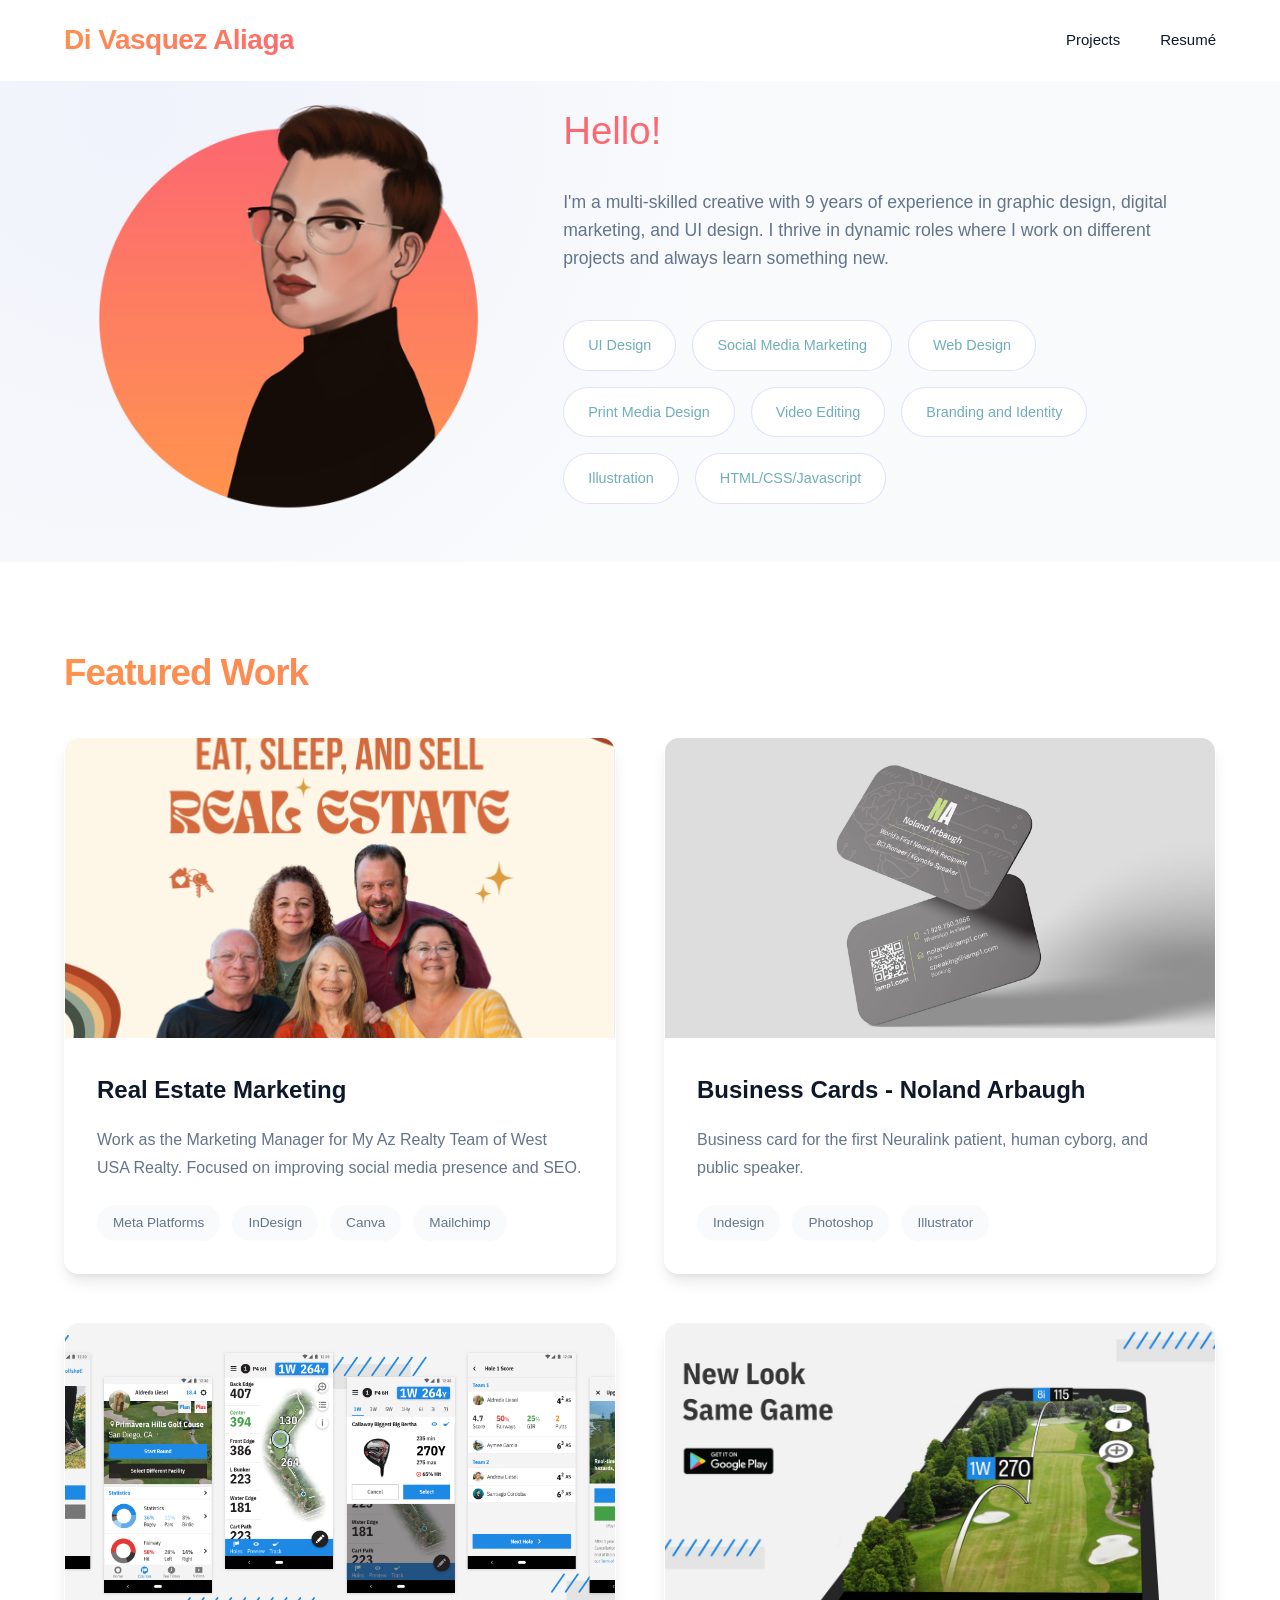
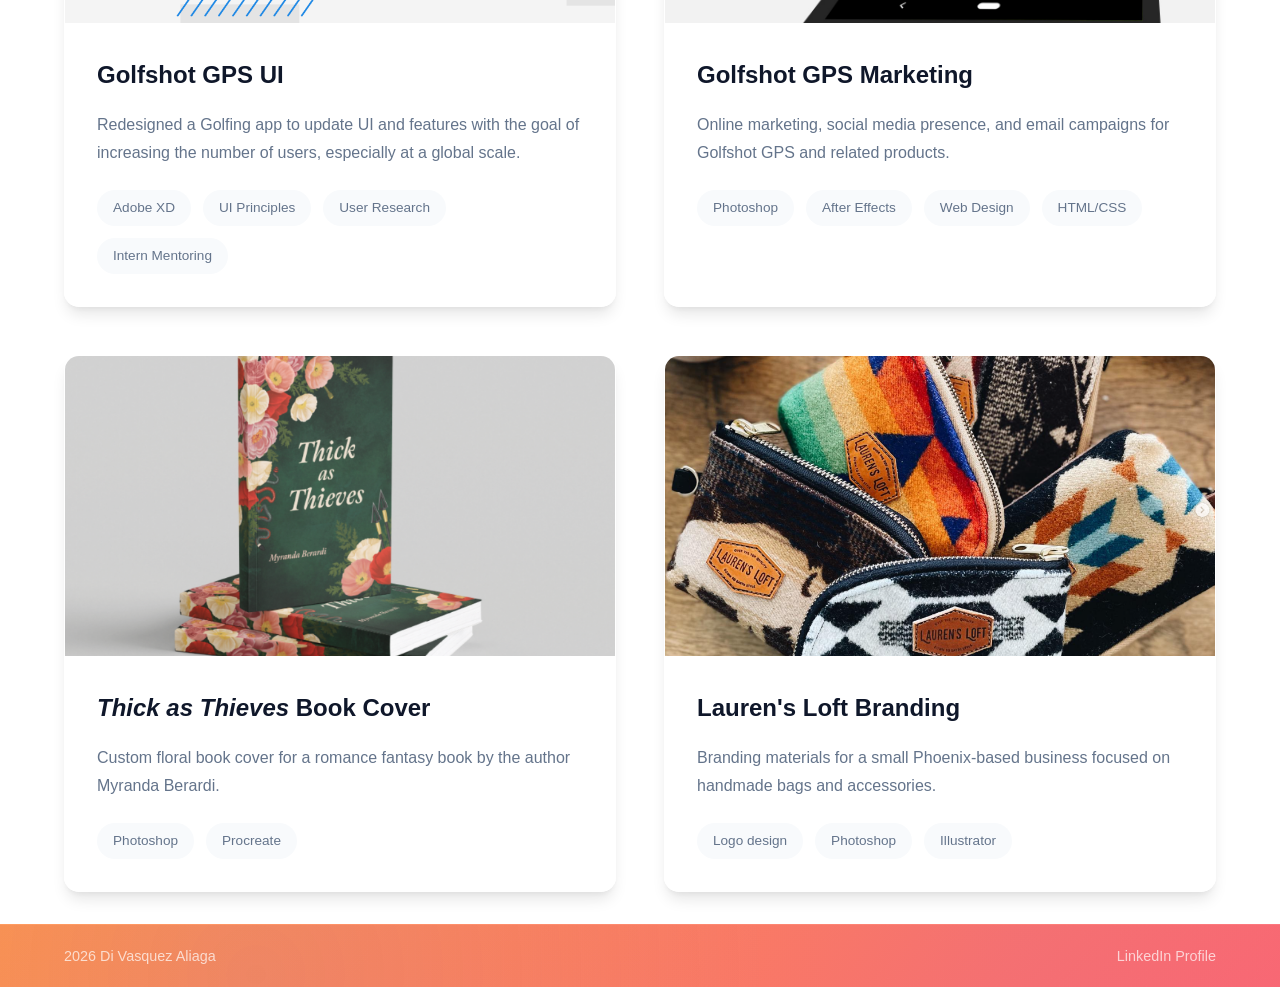
<file: index.html>
<!DOCTYPE html>
<html lang="en">
<head>
    <meta charset="UTF-8">
    <meta name="viewport" content="width=device-width, initial-scale=1.0">
    <title>Di Vasquez Aliaga - Portfolio</title>
<!--    <link href="templatemo-personal-style.css" rel="stylesheet">-->
	<link href="personal-style.css" rel="stylesheet" >

<!--

TemplateMo 593 personal shape

https://templatemo.com/tm-593-personal-shape

-->
</head>
<body>
    <!-- Navigation -->
    <nav id="navbar">
        <div class="nav-container">
            <a href="index.html" style="text-decoration: none;"><div class="logo">Di Vasquez Aliaga</div></a>
            <ul class="nav-links">
				<li>
					<div class="dropdown">
					  <button class="dropbtn">Projects</button>
					  <div class="dropdown-content">
						<a href="project-myazrealty.html">Real Estate Marketing</a>
						<a href="project-noland.html">Noland Arbaugh Business Card</a>
						<a href="project-golfshot-uiux.html">Golfshot GPS UI</a>
						<a href="project-golfshot-marketing.html">Golfshot GPS Marketing</a>
						<a href="project-TaT.html">"Thick as Thieves"</a>
						<a href="project-lauren'sloft.html">Lauren's Loft Logo</a>
					  </div>
					</div>
				</li>
                <li><a href="resume-page.html" target="_blank">Resumé</a></li>
            </ul>
            <div class="mobile-menu-toggle" id="mobileMenuToggle">
                <div class="hamburger"></div>
                <div class="hamburger"></div>
                <div class="hamburger"></div>
            </div>
        </div>
    </nav>

    <!-- Mobile Menu -->
    <div class="mobile-menu" id="mobileMenu">
        <ul class="mobile-nav-links">
			<li><a href="project-myazrealty.html">Real Estate Marketing</a></li>
			<li><a href="project-noland.html">Noland Arbaugh Business Card</a></li>
			<li><a href="project-golfshot-uiux.html">Golfshot GPS UI</a></li>
			<li><a href="project-golfshot-marketing.html">Golfshot GPS Marketing</a></li>
			<li><a href="project-TaT.html">"Thick as Thieves"</a></li>
			<li><a href="project-lauren'sloft.html">Lauren's Loft Logo</a></li>
            <li><a href="resume-page.html">Resumé</a></li>
        </ul>
    </div>

    <!-- About Section -->
    <section id="about" class="about">
        <div class="container">
            <div class="about-content">
                <div class="about-image slide-in-left"></div>
                <div class="about-text slide-in-right">
                    <h3>Hello!</h3>
                    <p>I'm a multi-skilled creative with 9 years of experience in graphic design, digital marketing, and UI design. I thrive in dynamic roles where I work on different projects and always learn something new.</p>
                    <div class="skills">
                        <span class="skill-tag">UI Design</span>
                        <span class="skill-tag">Social Media Marketing</span>
                        <span class="skill-tag">Web Design</span>
                        <span class="skill-tag">Print Media Design</span>
                        <span class="skill-tag">Video Editing</span>
						<span class="skill-tag">Branding and Identity</span>
						<span class="skill-tag">Illustration</span>
						<span class="skill-tag">HTML/CSS/Javascript</span>
                    </div>
                </div>
            </div>
        </div>
    </section>

    <!-- Portfolio Section -->
    <section id="portfolio" class="portfolio">
        <div class="container">
            <h2 class="section-title fade-in">Featured Work</h2>
            <div class="portfolio-grid">
                <div class="portfolio-item">
                    <a href="project-myazrealty.html"><div class="portfolio-image"></div></a>
                    <div class="portfolio-content">
						<a href="project-myazrealty.html" style="text-decoration: none;">
                        <h4>Real Estate Marketing</h4>
                        <p>Work as the Marketing Manager for My Az Realty Team of West USA Realty. Focused on improving social media presence and SEO.</p>
                        <div class="portfolio-tech">
                            <span class="tech-tag">Meta Platforms</span>
                            <span class="tech-tag">InDesign</span>
                            <span class="tech-tag">Canva</span>
                            <span class="tech-tag">Mailchimp</span>
                        </div>
						</a>
                    </div>
                </div>
                <div class="portfolio-item">
					<a href="project-noland.html"><div class="portfolio-image"></div></a>
                    <div class="portfolio-content">
						<a href="project-noland.html" style="text-decoration: none;">
                        <h4>Business Cards - Noland Arbaugh</h4>
                        <p>Business card for the first Neuralink patient, human cyborg, and public speaker.</p>
                        <div class="portfolio-tech">
							<span class="tech-tag">Indesign</span>
                            <span class="tech-tag">Photoshop</span>
                            <span class="tech-tag">Illustrator</span>
                        </div>
						</a>
                    </div>
                </div>
                <div class="portfolio-item">
					<a href="project-golfshot-uiux.html"><div class="portfolio-image"></div></a>
                    <div class="portfolio-content">
						<a href="project-golfshot-uiux.html" style="text-decoration: none;">
                        <h4>Golfshot GPS UI</h4>
                        <p>Redesigned a Golfing app to update UI and features with the goal of increasing the number of users, especially at a global scale.</p>
                        <div class="portfolio-tech">
                            <span class="tech-tag">Adobe XD</span>
                            <span class="tech-tag">UI Principles</span>
                            <span class="tech-tag">User Research</span>
                            <span class="tech-tag">Intern Mentoring</span>
                        </div>
						</a>
                    </div>
                </div>
                <div class="portfolio-item">
					<a href="project-golfshot-marketing.html"><div class="portfolio-image"></div></a>
                    <div class="portfolio-content">
						<a href="project-golfshot-marketing.html" style="text-decoration: none;">
                        <h4>Golfshot GPS Marketing</h4>
                        <p>Online marketing, social media presence, and email campaigns for Golfshot GPS and related products.</p>
                        <div class="portfolio-tech">
                            <span class="tech-tag">Photoshop</span>
                            <span class="tech-tag">After Effects</span>
							<span class="tech-tag">Web Design</span>
							<span class="tech-tag">HTML/CSS</span>
                        </div>
						</a>
                    </div>
                </div>
                <div class="portfolio-item">
                    <a href="project-TaT.html"><div class="portfolio-image"></div></a>
                    <div class="portfolio-content">
						<a href="project-TaT.html" style="text-decoration: none;">
                        <h4><i>Thick as Thieves</i> Book Cover</h4>
                        <p>Custom floral book cover for a romance fantasy book by the author Myranda Berardi.</p>
                        <div class="portfolio-tech">
                            <span class="tech-tag">Photoshop</span>
                            <span class="tech-tag">Procreate</span>
                        </div>
						</a>
                    </div>
                </div>
				
               <div class="portfolio-item">
				   <a href="project-lauren'sloft.html"><div class="portfolio-image"></div></a>
                    <div class="portfolio-content">
						<a href="project-lauren'sloft.html" style="text-decoration: none;">
                        <h4>Lauren's Loft Branding</h4>
                        <p>Branding materials for a small Phoenix-based business focused on handmade bags and accessories.</p>
                        <div class="portfolio-tech">
                            <span class="tech-tag">Logo design</span>
                            <span class="tech-tag">Photoshop</span>
                            <span class="tech-tag">Illustrator</span>
                        </div>
						</a>
                    </div>
                </div>
            </div>
        </div>
    </section>
	
    <!-- Footer -->
    <footer class="footer">
        <div class="container">
            <div class="footer-content">
                <div class="footer-left">
                    <p>2026 Di Vasquez Aliaga</p>
                </div>
                <div class="footer-right">
                    <a href="https://www.linkedin.com/in/diana-vasquez-aliaga-b4816412a/">LinkedIn Profile</a>
                </div>
            </div>
        </div>
    </footer>

<script src="templatemo-personal-javascripts.js"></script>

</body>
</html>
</file>
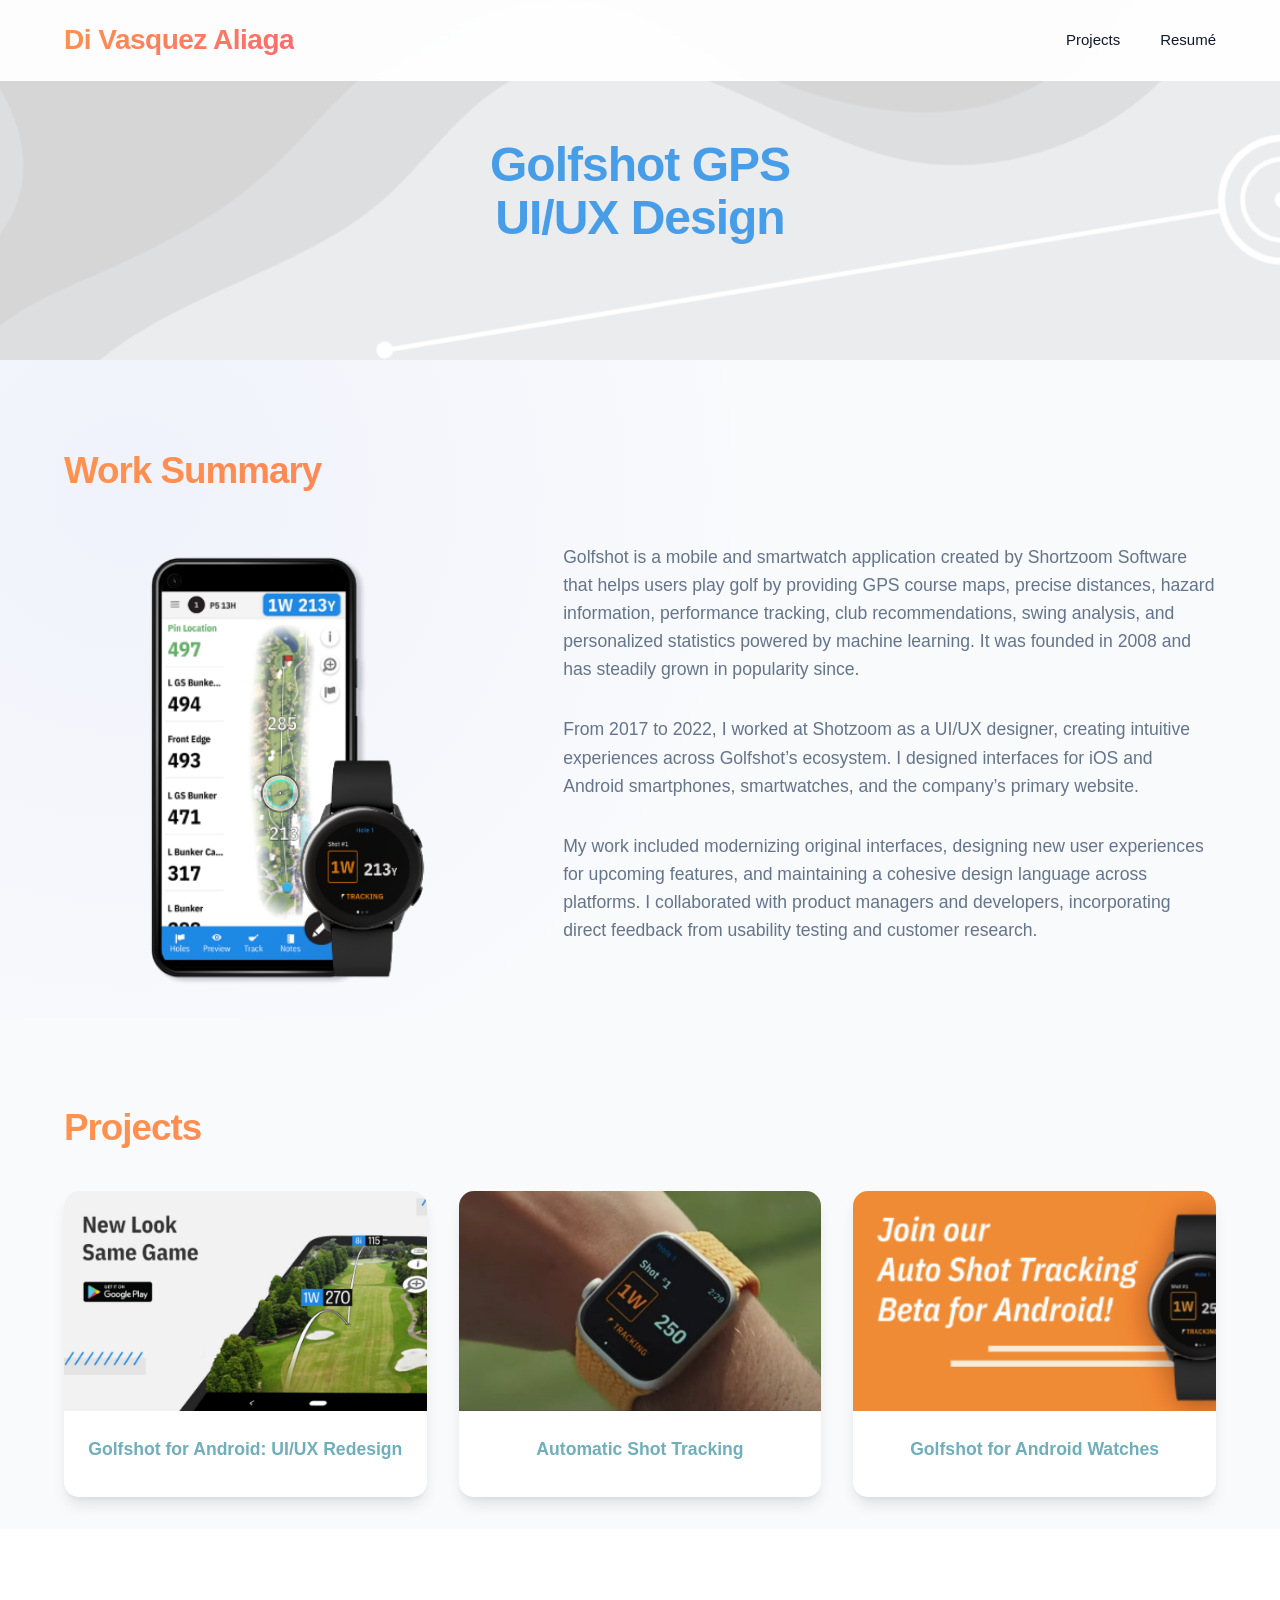
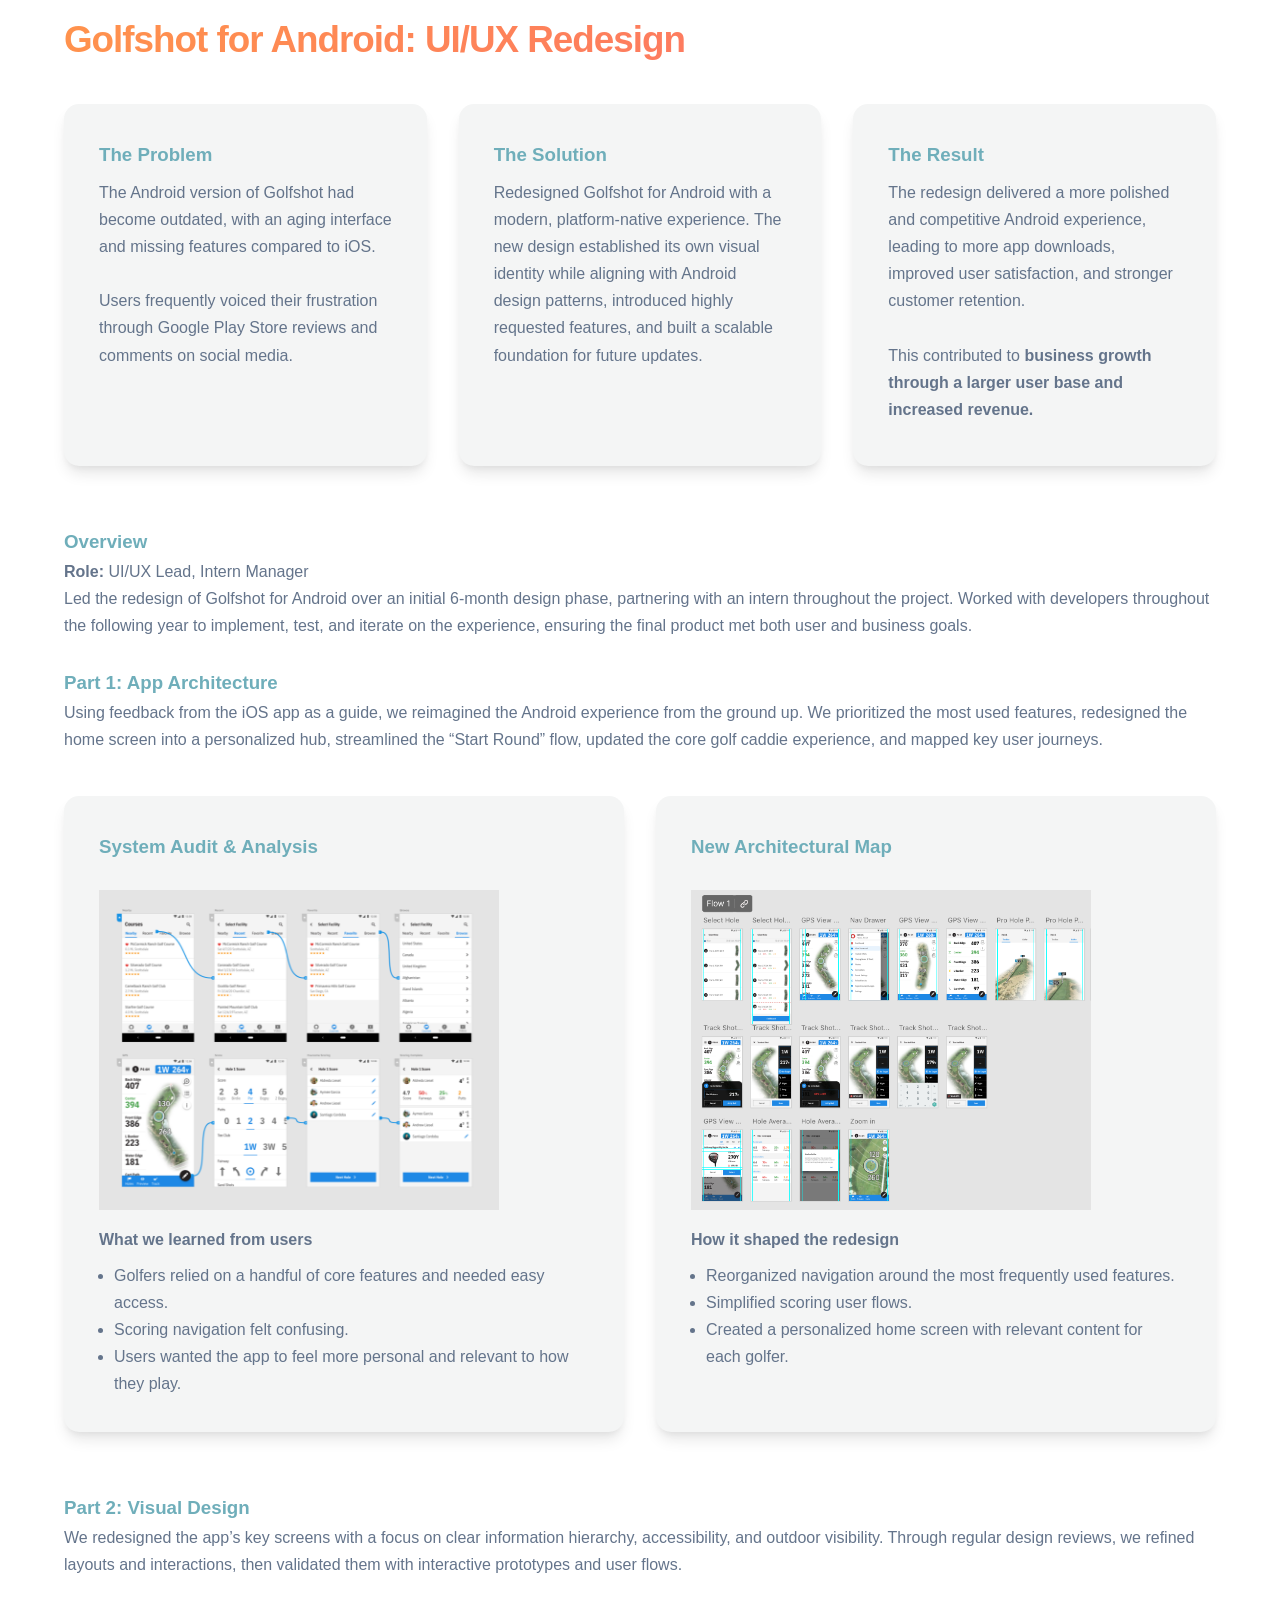
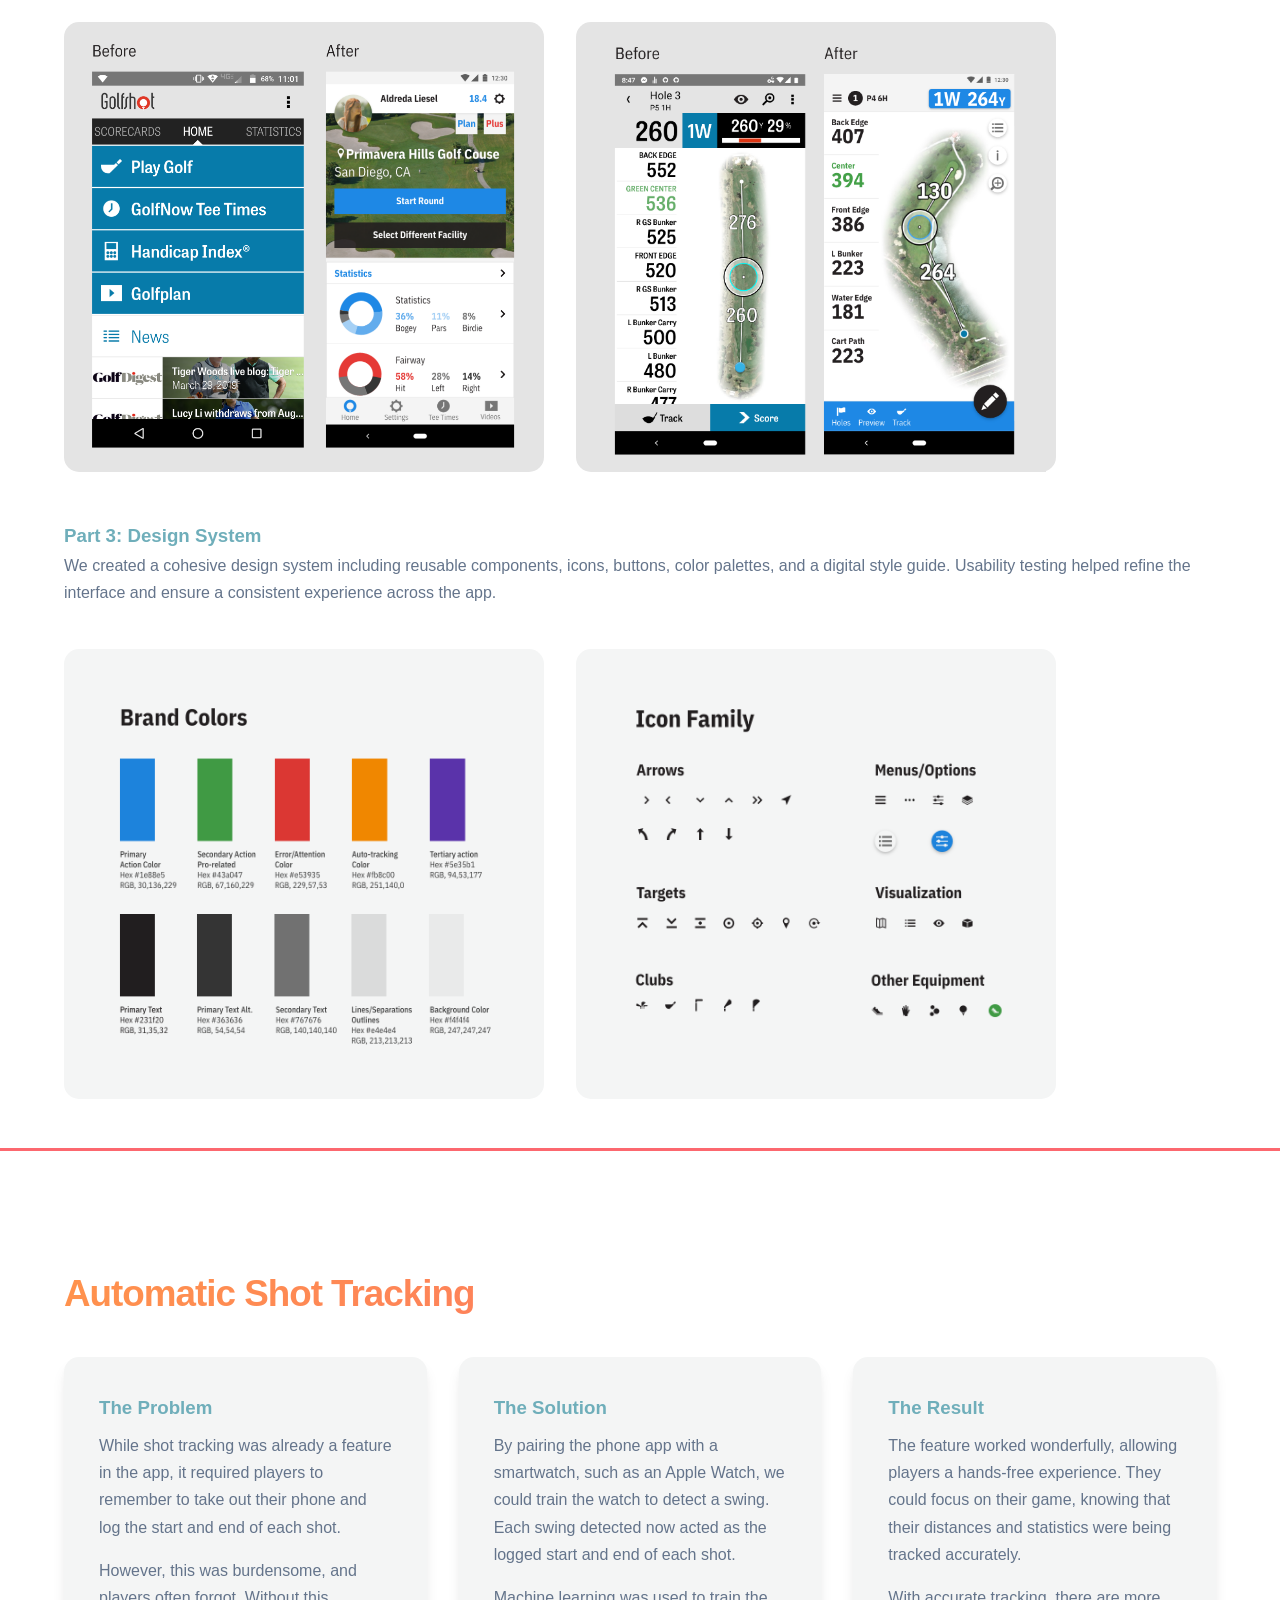
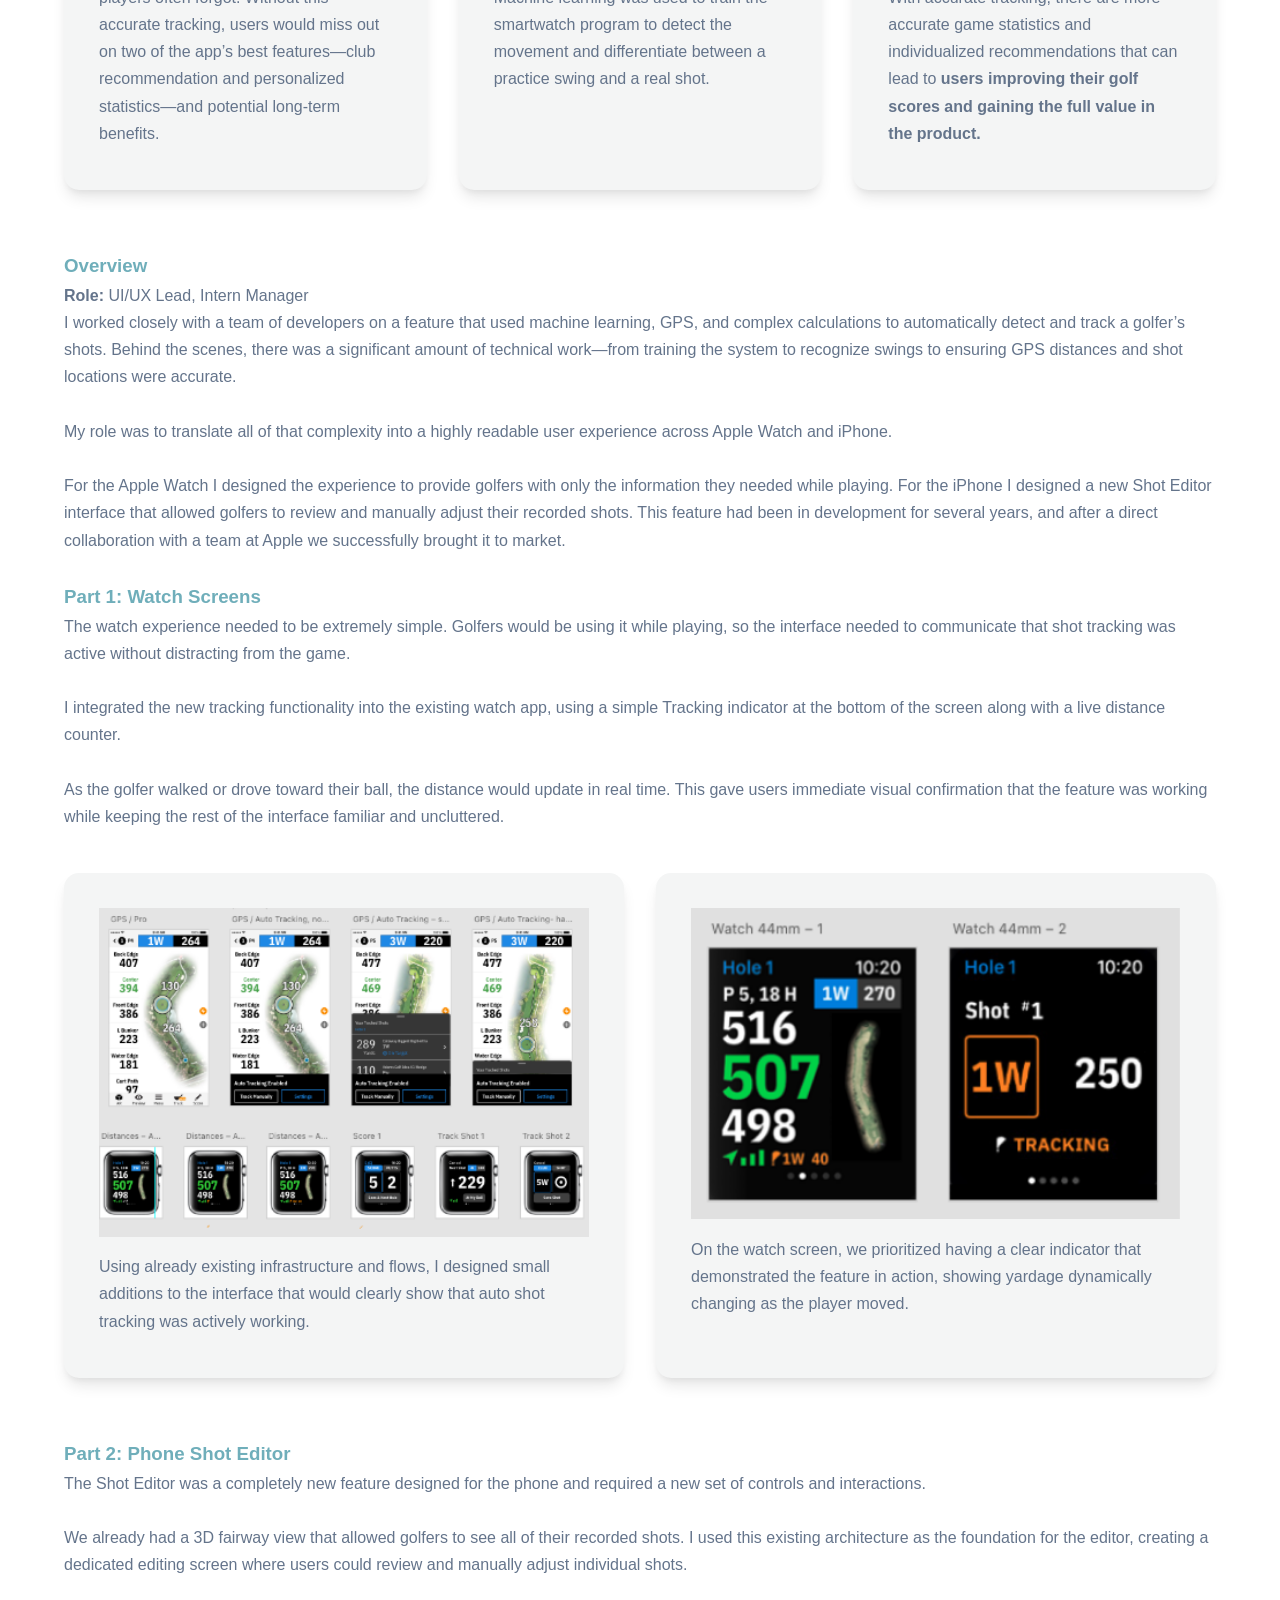
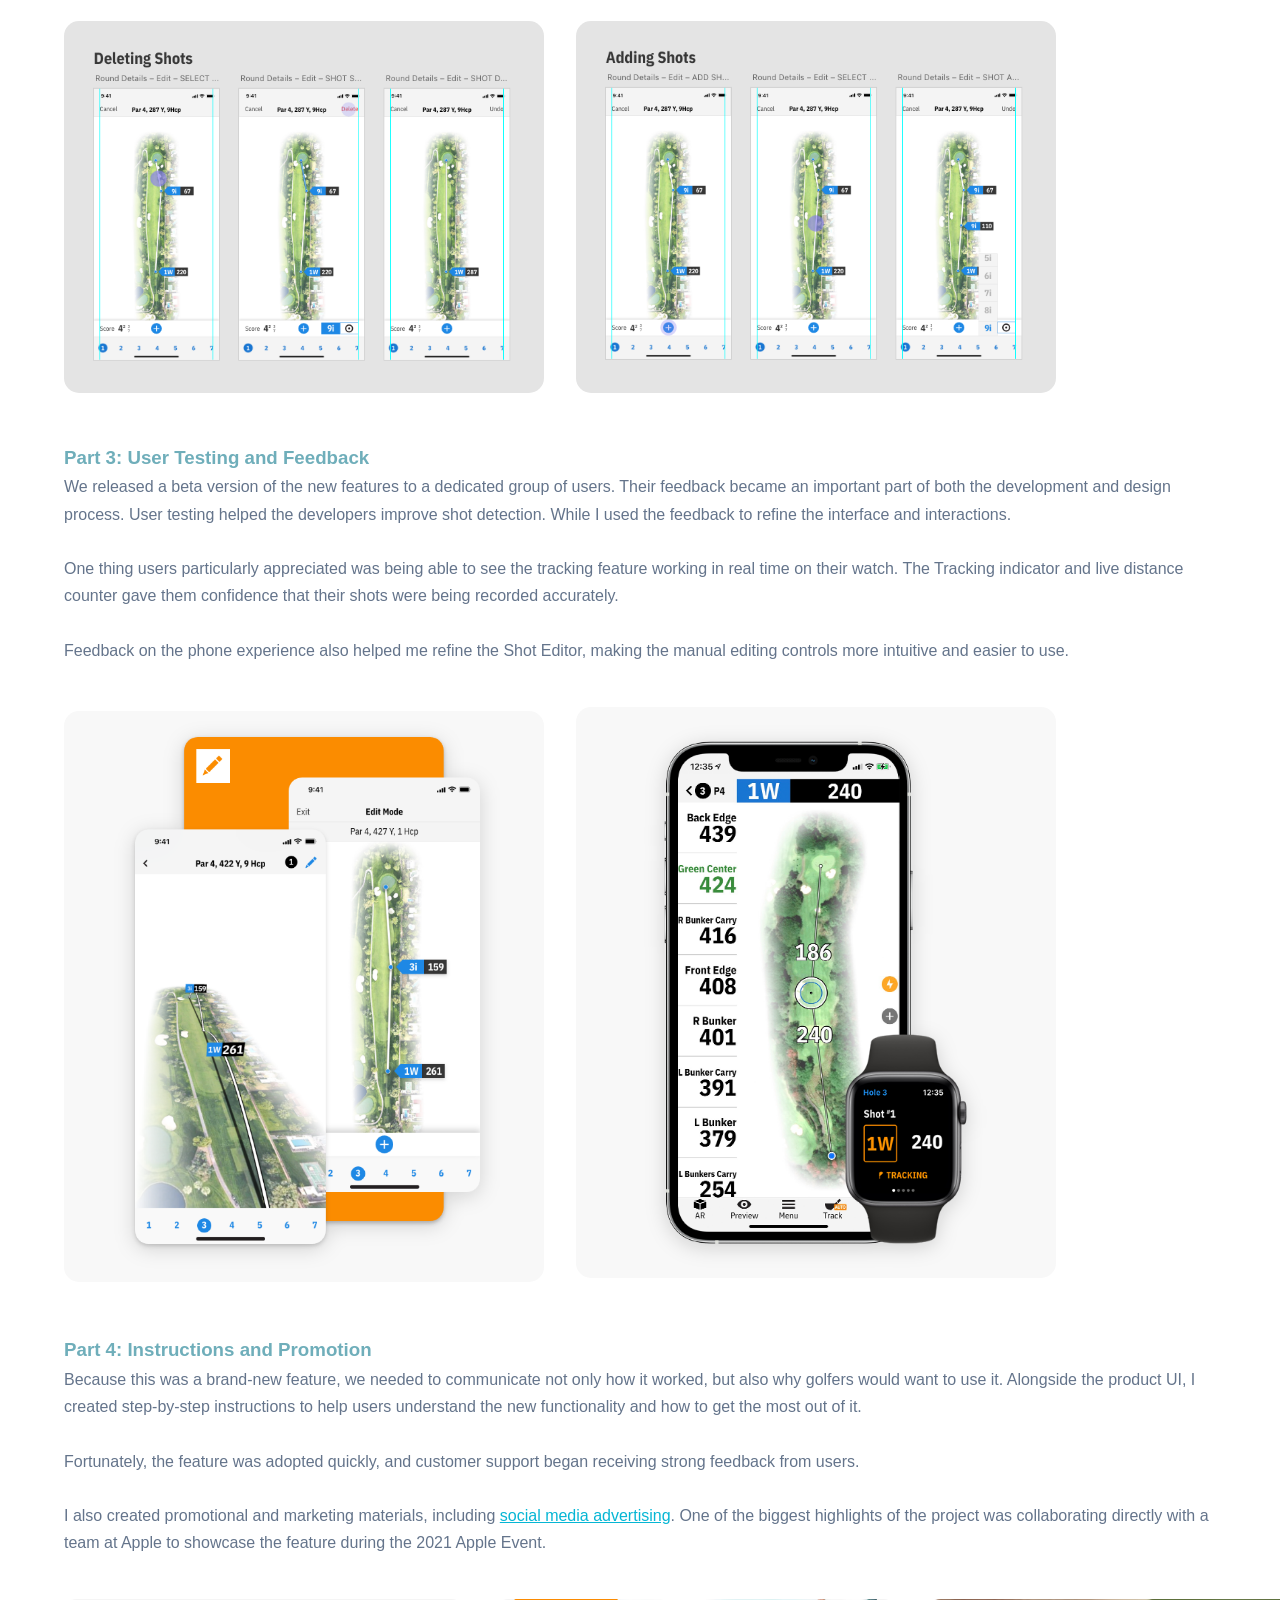
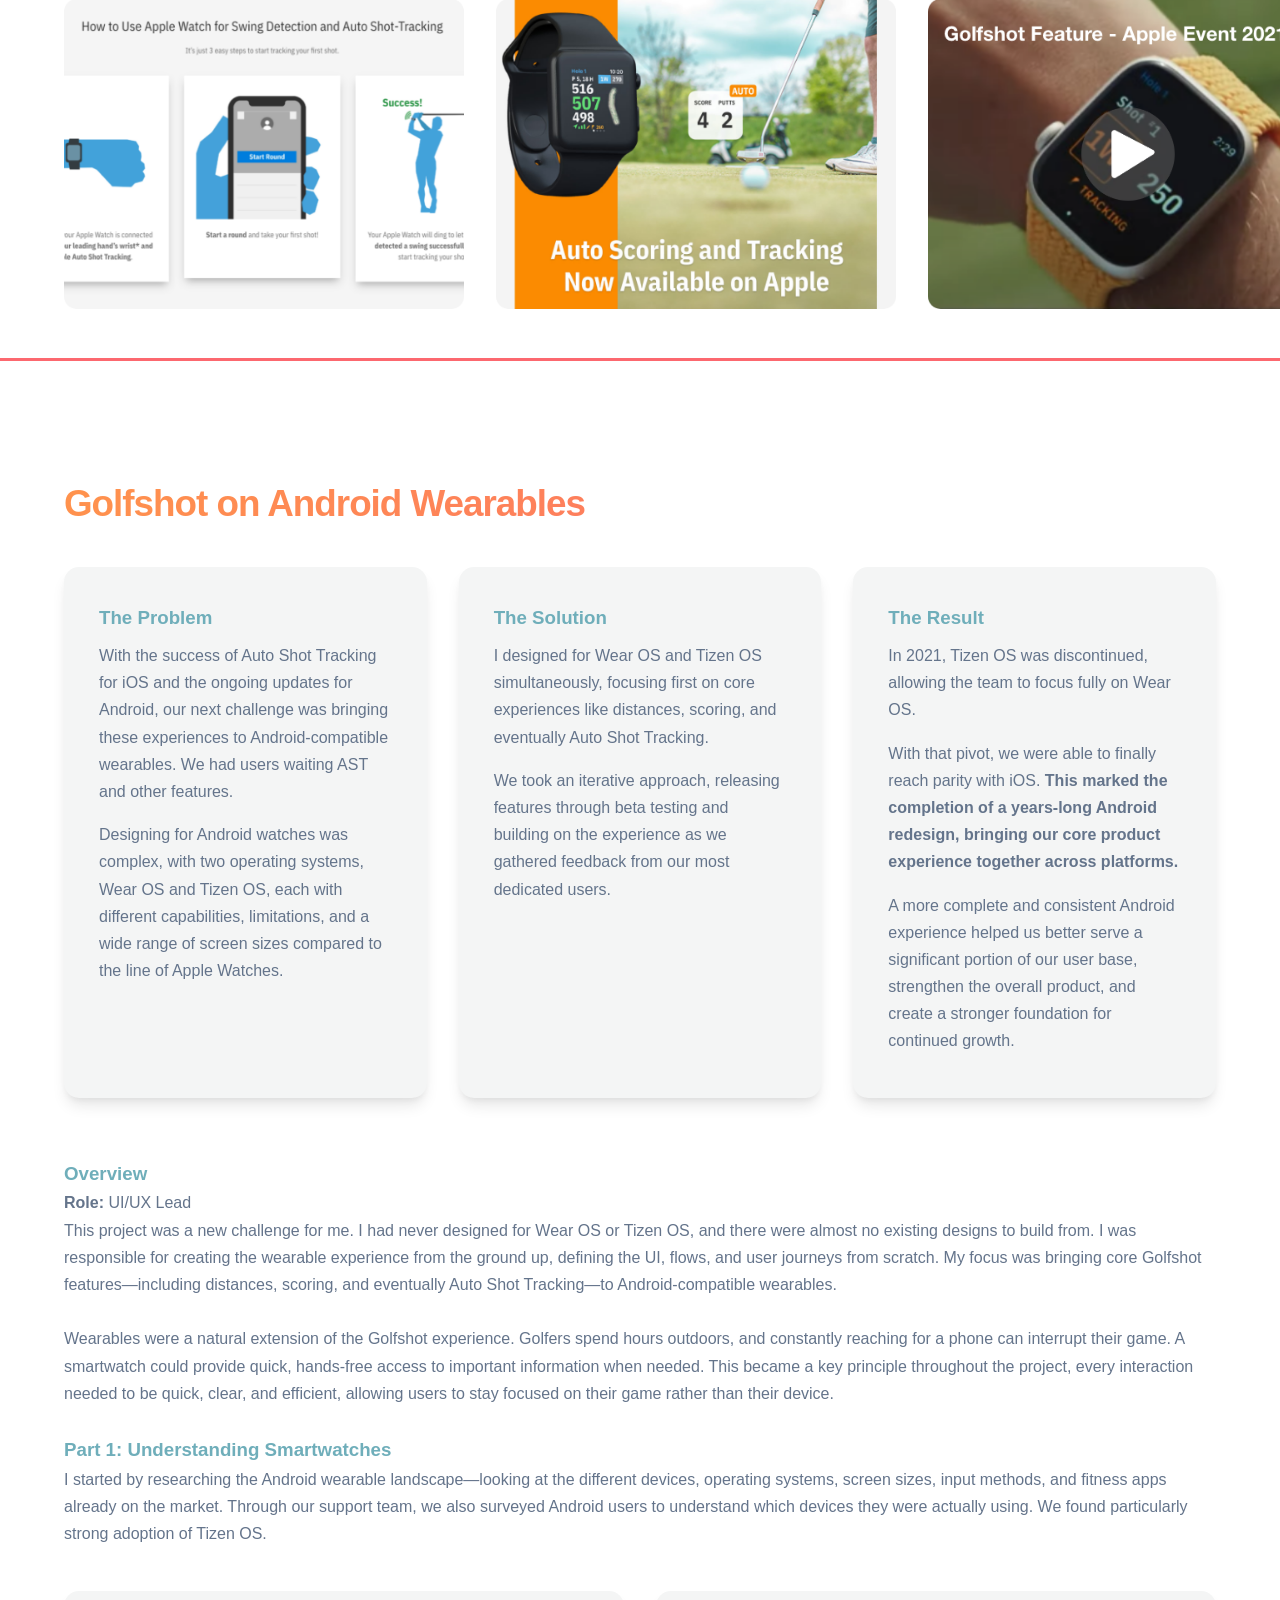
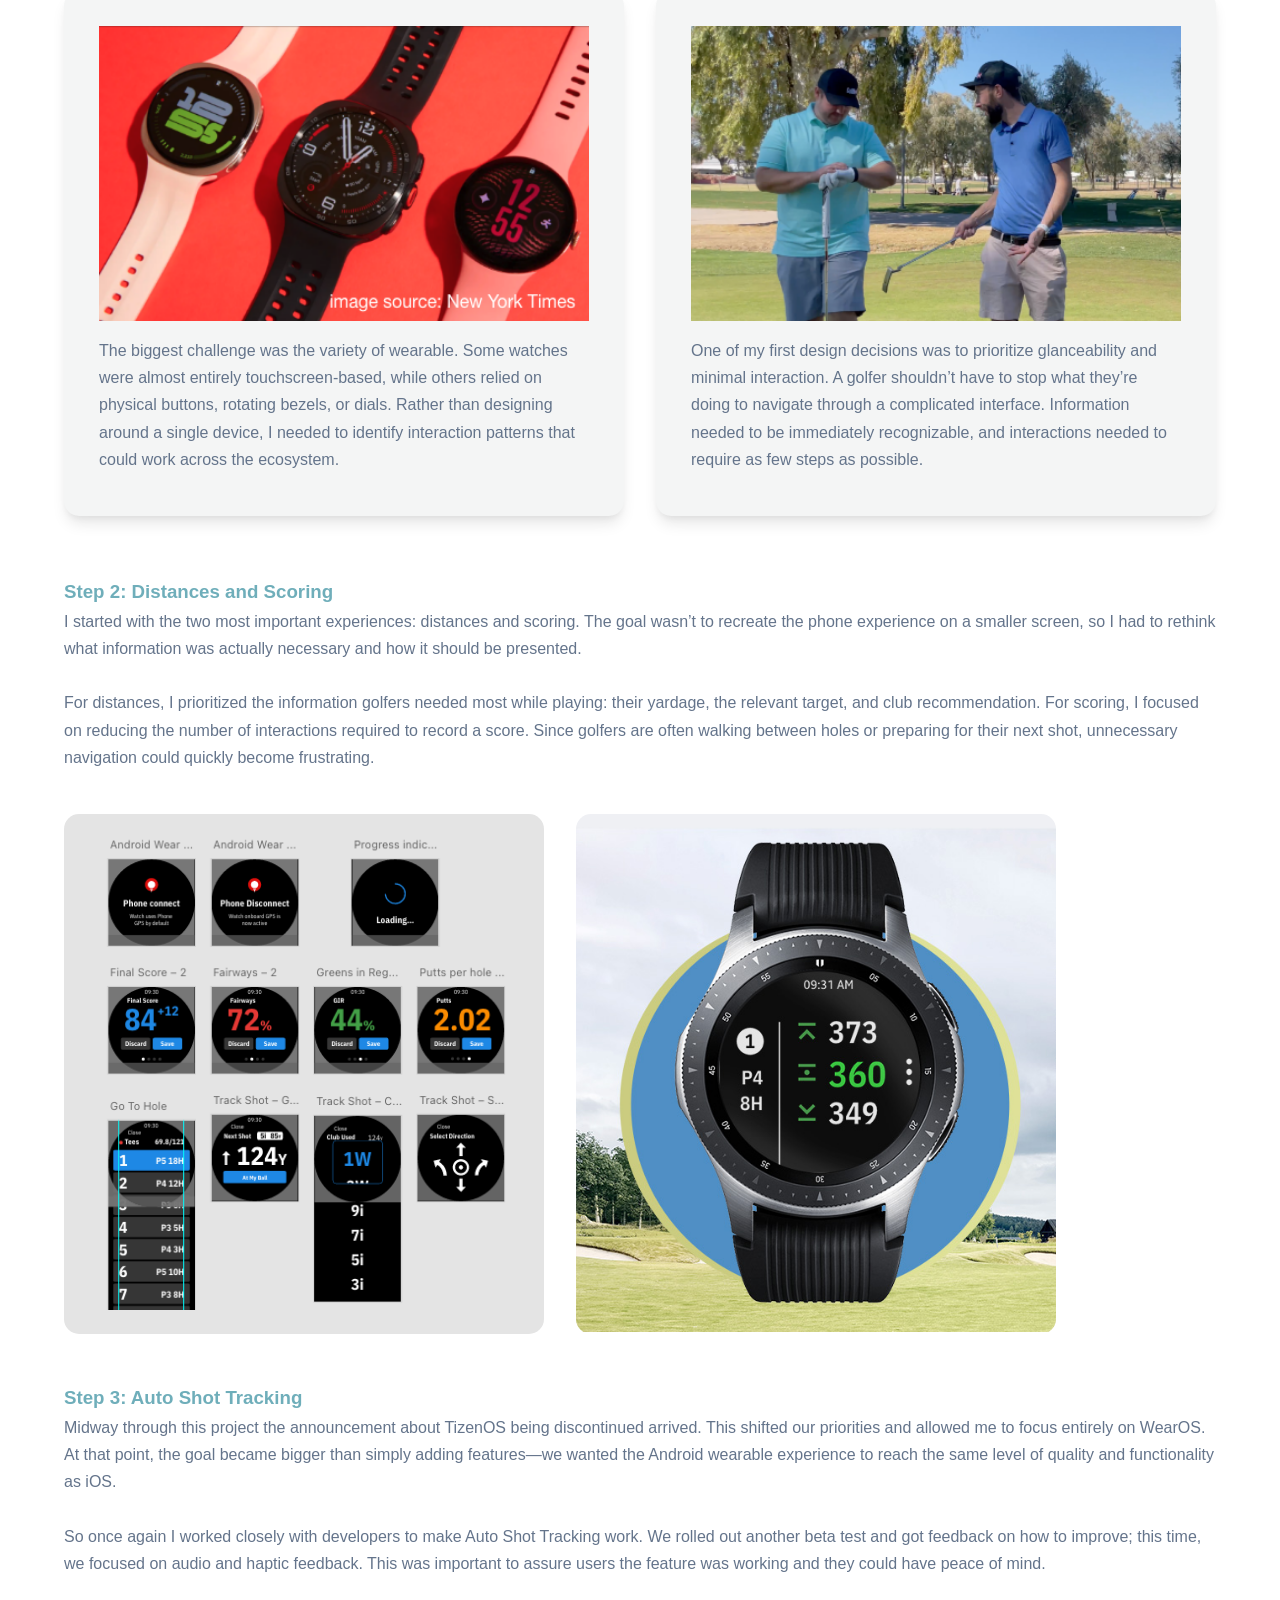
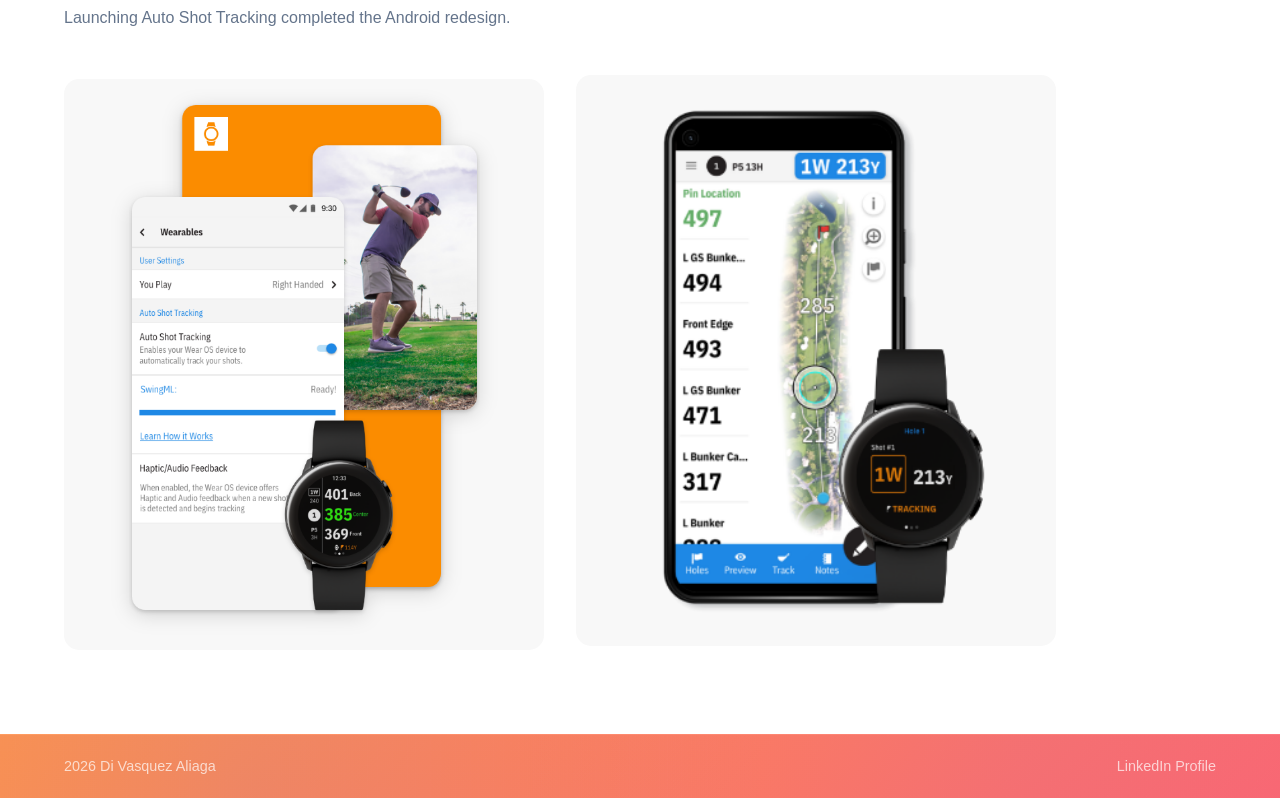
<file: project-golfshot-uiux.html>
<!DOCTYPE html>
<html lang="en">
<head>
    <meta charset="UTF-8">
    <meta name="viewport" content="width=device-width, initial-scale=1.0">
    <title>Di Vasquez Aliaga - Golfshot - UI/UX Design</title>
<!--    <link href="../../../Downloads/templatemo_593_personal_shape 3/templatemo-personal-style.css" rel="stylesheet">-->
	<link href="personal-style.css" rel="stylesheet" >
</head>
<body>
    <!-- Navigation -->
    <nav id="navbar">
        <div class="nav-container">
            <a href="index.html" style="text-decoration: none;"><div class="logo">Di Vasquez Aliaga</div></a>
            <ul class="nav-links">
				<li>
					<div class="dropdown">
					  <button class="dropbtn">Projects</button>
					  <div class="dropdown-content">
						<a href="project-myazrealty.html">Real Estate Marketing</a>
						<a href="project-noland.html">Noland Arbaugh Business Card</a>
						  <a href="project-golfshot-uiux.html">Golfshot GPS UI</a>
						<a href="project-golfshot-marketing.html">Golfshot GPS Marketing</a>
						<a href="project-TaT.html">"Thick as Thieves"</a>
						<a href="project-lauren'sloft.html">Lauren's Loft Logo</a>
					  </div>
					</div>
				</li>
                <li><a href="resume-page.html">Resumé</a></li>
            </ul>
            <div class="mobile-menu-toggle" id="mobileMenuToggle">
                <div class="hamburger"></div>
                <div class="hamburger"></div>
                <div class="hamburger"></div>
            </div>
        </div>
    </nav>

    <!-- Mobile Menu -->
    <div class="mobile-menu" id="mobileMenu">
        <ul class="mobile-nav-links">
            <li><a href="project-myazrealty.html">Real Estate Marketing</a></li>
			<li><a href="project-noland.html">Noland Arbaugh Business Card</a></li>
			<li><a href="project-golfshot-uiux.html">Golfshot GPS UI</a></li>
			<li><a href="project-golfshot-marketing.html">Golfshot GPS Marketing</a></li>
			<li><a href="project-TaT.html">"Thick as Thieves"</a></li>
			<li><a href="project-lauren'sloft.html">Lauren's Loft Logo</a></li>
            <li><a href="resume-page.html">Resumé</a></li>
        </ul>
    </div>

    <!-- Hero Section -->
    <section id="home" class="hero" style="background-image: url('images/golfshot-ui/GolfshotUI-Hero.png'); background-color: #F4f4f4;">
        <div class="hero-content">
            <h1 style="color: #479DE7;">Golfshot GPS<br>UI/UX Design</h1>
        </div>
    </section>
	

    <!-- Project Summary -->
    <section id="about" class="about">
        <div class="container">
            <h2 class="section-title fade-in">Work Summary</h2>
            <div class="about-content">
                <div class="project-about slide-in-left" style="background: url('images/golfshot-ui/android-ast-phones.png') center/cover;"></div>
                <div class="about-text slide-in-right">
                    <p>
						Golfshot is a mobile and smartwatch application created by Shortzoom Software that helps users play golf by providing GPS course maps, precise distances, hazard information, performance tracking, club recommendations, swing analysis, and personalized statistics powered by machine learning. It was founded in 2008 and has steadily grown in popularity since.
					</p>
                    <p>
						From 2017 to 2022, I worked at Shotzoom as a UI/UX designer, creating intuitive experiences across Golfshot’s ecosystem. I designed interfaces for iOS and Android smartphones, smartwatches, and the company’s primary website.
					</p>
                    <p>
						My work included modernizing original interfaces, designing new user experiences for upcoming features, and maintaining a cohesive design language across platforms. I collaborated with product managers and developers, incorporating direct feedback from usability testing and customer research.
					</p>
                </div>
            </div>
        </div>
    </section>

	 <!-- Highlights Section -->
    <section class="highlight">
        <div class="container">
            <h2 class="section-title fade-in">Projects</h2>
            <div class="highlight-grid">
			<!--ITEMS-->
                <div class="highlight-item">
				  <a href="#androidredesign" ><img src="images/golfshot-ui/Golfshot-android.png" height="220" alt="Promotional image for Golfshot GPS on Android"/></a>
<!--                    <div class="highlight-image"></div>-->
                    <div class="highlight-content">
                        <h3>Golfshot for Android: UI/UX Redesign</h3>
                    </div>
                </div>
                <div class="highlight-item">
                    <a href="#autoshottracking" ><img src="images/golfshot-ui/Applewatch-autoshottracking.png" height="220" alt="Promotional image for Golfshot GPS on Android"/></a>
                    <div class="highlight-content">
                        <h3>Automatic Shot Tracking</h3>
                    </div>
                </div>
                <div class="highlight-item">
                    <a href="#androidwear"><img src="images/golfshot-ui/Samsung-autoshottracking.png" height="220" alt="Promotional image for Golfshot GPS on Android"/></a>
                    <div class="highlight-content">
                        <h3>Golfshot for Android Watches</h3>
                    </div>
                </div>
            </div>
        </div>
    </section>
<!--	Project Android Redesign-->
	<section class="portfolio">
        <div class="container" style="border-bottom: solid 3px #fc686f;">
            <h2 id="androidredesign" class="section-title fade-in">Golfshot for Android: UI/UX Redesign</h2>
			
<!--			Problem Solution Result-->
			<div class="highlight-text" style="padding-bottom: 60px" >
				<div style="background-color: #F4F5F5; padding: 35px; border-radius: 15px; box-shadow: var(--shadow-lg);" >
					<h3 style="color: #6FAEBA">The Problem</h3>
					<p style="padding-bottom: 8px; padding-top: 8px; color: #64748b;">The Android version of Golfshot had become outdated, with an aging interface and missing features compared to iOS.
						<br>
						<br>
						Users frequently voiced their frustration through Google Play Store reviews and comments on social media.</p>
				</div>
				<div style="background-color: #F4F5F5; padding: 35px; border-radius: 15px; box-shadow: var(--shadow-lg);" >
					<h3 style="color: #6FAEBA">The Solution</h3>
					<p style="padding-bottom: 8px; padding-top: 8px; color: #64748b;">Redesigned Golfshot for Android with a modern, platform-native experience. The new design established its own visual identity while aligning with Android design patterns, introduced highly requested features, and built a scalable foundation for future updates.</p>
				</div>
				<div style="background-color: #F4F5F5; padding: 35px; border-radius: 15px; box-shadow: var(--shadow-lg);" >
					<h3 style="color: #6FAEBA">The Result</h3>
					<p style="padding-bottom: 8px; padding-top: 8px; color: #64748b;">The redesign delivered a more polished and competitive Android experience, leading to more app downloads, improved user satisfaction, and stronger customer retention.
						<br>
						<br>
						This contributed to <strong>business growth through a larger user base and increased revenue.</strong></p>
				</div>
			</div>
			
			<h3 style="color: #6FAEBA">Overview</h3>
			<p style="color: #64748b;"><strong>Role:</strong> UI/UX Lead, Intern Manager</p>
			<p style="color: #64748b;">Led the redesign of Golfshot for Android over an initial 6-month design phase, partnering with an intern throughout the project. Worked with developers throughout the following year to implement, test, and iterate on the experience, ensuring the final product met both user and business goals.</p>
			<br>
<!--			PART 1-->
			<h3 style="color: #6FAEBA">Part 1: App Architecture</h3>
			<p style="color: #64748b;">Using feedback from the iOS app as a guide, we reimagined the Android experience from the ground up. We prioritized the most used features, redesigned the home screen into a personalized hub, streamlined the “Start Round” flow, updated the core golf caddie experience, and mapped key user journeys.</p>
			<br>
			
			<div class="highlight-ui" style="padding-bottom: 60px" >
				<div style="background-color: #F4F5F5; padding: 35px; border-radius: 15px; box-shadow: var(--shadow-lg);" >
					<h3 style="color: #6FAEBA">System Audit &#38; Analysis</h3>
					<br>
					<img src="images/golfshot-ui/Golfshot-user-flows.png" width="400px" alt="golfshot flow 1" />
					<p style="padding-bottom: 8px; padding-top: 8px; color: #64748b;"><strong>What we learned from users</strong></p>
					<ul style="padding-left: 15px; color: #64748b;" >
						<li>Golfers relied on a handful of core features and needed easy access.</li>
						<li>Scoring navigation felt confusing.</li>
						<li>Users wanted the app to feel more personal and relevant to how they play.</li>
					</ul>
				</div>
				<div style="background-color: #F4F5F5; padding: 35px; border-radius: 15px; box-shadow: var(--shadow-lg);" >
					<h3 style="color: #6FAEBA">New Architectural Map</h3>
					<br>
					<img src="images/golfshot-ui/Golfshot-user-flows2.png" width="400" alt="golfhsot flow 2" >
					<p style="padding-bottom: 8px; padding-top: 8px; color: #64748b;"><strong>How it shaped the redesign</strong></p>
					<ul style="padding-left: 15px; color: #64748b;" >
						<li>Reorganized navigation around the most frequently used features.</li>
						<li>Simplified scoring user flows.</li>
						<li>Created a personalized home screen with relevant content for each golfer.</li>
					</ul>
				</div>
			</div>
			
			
<!--			PART 2-->
			<h3 style="color: #6FAEBA">Part 2: Visual Design</h3>
			<p style="color: #64748b;">We redesigned the app’s key screens with a focus on clear information hierarchy, accessibility, and outdoor visibility. Through regular design reviews, we refined layouts and interactions, then validated them with interactive prototypes and user flows.</p>
			<br>
			<div class="highlight-grid" style="padding-bottom: 40px;">
			<!--ITEMS-->
                <div>
                    <div><img src="images/golfshot-ui/Home-before-after.png" width="480px" alt=""/></div>
                </div>
                <div>
                    <div><img src="images/golfshot-ui/Play-before-after.png" width="480px" alt=""/></div>
				</div>
            </div>

<!--			PART 3-->
			<h3 style="color: #6FAEBA">Part 3: Design System</h3>
			<p style="color: #64748b;">We created a cohesive design system including reusable components, icons, buttons, color palettes, and a digital style guide. Usability testing helped refine the interface and ensure a consistent experience across the app.</p>
			<br>
			<div class="highlight-grid" style="padding-bottom: 40px;">
			<!--ITEMS-->
                <div>
                    <div><img src="images/golfshot-ui/Golfshot-brand-colors.png" width="480px" alt=""/></div>
                </div>
                <div>
                    <div><img src="images/golfshot-ui/Golfshot-icon-family.png" width="480px" alt=""/></div>
				</div>
            </div>
            </div>
    </section>
	
<!--	Project Auto Shot Tracking-->
	<section class="portfolio">
        <div class="container" style="border-bottom: solid 3px #fc686f;">
            <h2 id="autoshottracking" class="section-title fade-in">Automatic Shot Tracking</h2>
			
<!--			Problem Solution Result-->
			<div class="highlight-text" style="padding-bottom: 60px" >
				<div style="background-color: #F4F5F5; padding: 35px; border-radius: 15px; box-shadow: var(--shadow-lg);" >
					<h3 style="color: #6FAEBA">The Problem</h3>
					<p style="padding-bottom: 8px; padding-top: 8px; color: #64748b;">While shot tracking was already a feature in the app, it required players to remember to take out their phone and log the start and end of each shot.</p>
					<p style="padding-bottom: 8px; padding-top: 8px; color: #64748b;">However, this was burdensome, and players often forgot. Without this accurate tracking, users would miss out on two of the app’s best features—club recommendation and personalized statistics—and potential long-term benefits.</p>
				</div>
				<div style="background-color: #F4F5F5; padding: 35px; border-radius: 15px; box-shadow: var(--shadow-lg);" >
					<h3 style="color: #6FAEBA">The Solution</h3>
					<p style="padding-bottom: 8px; padding-top: 8px; color: #64748b;">By pairing the phone app with a smartwatch, such as an Apple Watch, we could train the watch to detect a swing. Each swing detected now acted as the logged start and end of each shot.</p>
					<p style="padding-bottom: 8px; padding-top: 8px; color: #64748b;">Machine learning was used to train the smartwatch program to detect the movement and differentiate between a practice swing and a real shot.</p>
				</div>
				<div style="background-color: #F4F5F5; padding: 35px; border-radius: 15px; box-shadow: var(--shadow-lg);" >
					<h3 style="color: #6FAEBA">The Result</h3>
					<p style="padding-bottom: 8px; padding-top: 8px; color: #64748b;">The feature worked wonderfully, allowing players a hands-free experience. They could focus on their game, knowing that their distances and statistics were being tracked accurately.</p>
					<p style="padding-bottom: 8px; padding-top: 8px; color: #64748b;">With accurate tracking, there are more accurate game statistics and individualized recommendations that can lead to <strong>users improving their golf scores and gaining the full value in the product.</strong></p>
				</div>
			</div>
			
			<h3 style="color: #6FAEBA">Overview</h3>
			<p style="color: #64748b;"><strong>Role:</strong> UI/UX Lead, Intern Manager</p>
			<p style="color: #64748b;">I worked closely with a team of developers on a feature that used machine learning, GPS, and complex calculations to automatically detect and track a golfer’s shots. Behind the scenes, there was a significant amount of technical work—from training the system to recognize swings to ensuring GPS distances and shot locations were accurate.
			<br>
			<br>
				My role was to translate all of that complexity into a highly readable user experience across Apple Watch and iPhone.
			<br>
			<br>
				For the Apple Watch I designed the experience to provide golfers with only the information they needed while playing. For the iPhone I designed a new Shot Editor interface that allowed golfers to review and manually adjust their recorded shots. This feature had been in development for several years, and after a direct collaboration with a team at Apple we successfully brought it to market.
			</p>
			<br>
<!--			PART 1-->
			<h3 style="color: #6FAEBA">Part 1: Watch Screens</h3>
			<p style="color: #64748b;">The watch experience needed to be extremely simple. Golfers would be using it while playing, so the interface needed to communicate that shot tracking was active without distracting from the game.
			<br>
			<br>
				I integrated the new tracking functionality into the existing watch app, using a simple Tracking indicator at the bottom of the screen along with a live distance counter.
			<br>
			<br>
				As the golfer walked or drove toward their ball, the distance would update in real time. This gave users immediate visual confirmation that the feature was working while keeping the rest of the interface familiar and uncluttered.
			</p>
			<br>
			
			<div class="highlight-ui" style="padding-bottom: 60px" >
				<div style="background-color: #F4F5F5; padding: 35px; border-radius: 15px; box-shadow: var(--shadow-lg);" >
					<img src="images/golfshot-ui/AST-phone+watch.png" width="100%" alt="golfshot flow 1" />
					<p style="padding-bottom: 8px; padding-top: 8px; color: #64748b;">Using already existing infrastructure and flows, I designed small additions to the interface that would clearly show that auto shot tracking was actively working.</p>
			  </div>
				<div style="background-color: #F4F5F5; padding: 35px; border-radius: 15px; box-shadow: var(--shadow-lg);">
					<img src="images/golfshot-ui/AST-watch-44mm.png" width="100%" alt="golfhsot flow 2" >
					<p style="padding-bottom: 8px; padding-top: 8px; color: #64748b;">On the watch screen, we prioritized having a clear indicator that demonstrated the feature in action, showing yardage dynamically changing as the player moved.</p>
				</div>
			</div>
			
<!--			PART 2-->
			<h3 style="color: #6FAEBA">Part 2:  Phone Shot Editor</h3>
			<p style="color: #64748b;">The Shot Editor was a completely new feature designed for the phone and required a new set of controls and interactions.
			<br>
			<br>
			We already had a 3D fairway view that allowed golfers to see all of their recorded shots. I used this existing architecture as the foundation for the editor, creating a dedicated editing screen where users could review and manually adjust individual shots.
			</p>
			<br>
			<div class="highlight-grid" style="padding-bottom: 40px;">
			<!--ITEMS-->
                <div>
                    <div><img src="images/golfshot-ui/AST-Deleting shots.png" width="480px" alt=""/></div>
                </div>
                <div>
                    <div><img src="images/golfshot-ui/AST-Adding shots.png" width="480px" alt=""/></div>
				</div>
            </div>

<!--			PART 3-->
			<h3 style="color: #6FAEBA">Part 3: User Testing and Feedback</h3>
			<p style="color: #64748b;">We released a beta version of the new features to a dedicated group of users. Their feedback became an important part of both the development and design process. User testing helped the developers improve shot detection. While I used the feedback to refine the interface and interactions.
			<br>
			<br>
				One thing users particularly appreciated was being able to see the tracking feature working in real time on their watch. The Tracking indicator and live distance counter gave them confidence that their shots were being recorded accurately.
			<br>
			<br>
				Feedback on the phone experience also helped me refine the Shot Editor, making the manual editing controls more intuitive and easier to use.
			</p>
			<br>
			<div class="highlight-grid" style="padding-bottom: 40px;">
			<!--ITEMS-->
                <div>
                    <div><img src="images/golfshot-ui/AST-flyerover+editorviews.png" width="480px" alt=""/></div>
                </div>
                <div>
                    <div><img src="images/golfshot-ui/AST-phone+watch-mockup.png" width="480px" alt=""/></div>
				</div>
            </div>
			
<!--			PART 4-->
			<h3 style="color: #6FAEBA">Part 4: Instructions and Promotion</h3>
			<p style="color: #64748b;">Because this was a brand-new feature, we needed to communicate not only how it worked, but also why golfers would want to use it. Alongside the product UI, I created step-by-step instructions to help users understand the new functionality and how to get the most out of it.
			<br>
			<br>
				Fortunately, the feature was adopted quickly, and customer support began receiving strong feedback from users. 
			<br>
			<br>
				I also created promotional and marketing materials, including <a href="project-golfshot-marketing.html" target="_blank" style="color: #06b6d4">social media advertising</a>. One of the biggest highlights of the project was collaborating directly with a team at Apple to showcase the feature during the 2021 Apple Event.
			</p>
			<br>
			<div class="highlight-grid" style="padding-bottom: 40px;">
			<!--ITEMS-->
                <div>
                    <div><img src="images/golfshot-ui/AST-instructions.png" width="400px" alt=""/></div>
                </div>
                <div>
                    <div><img src="images/golfshot-ui/AST-Apple-IG.png" width="400px" alt=""/></div>
				</div>
				<div>
                    <div><a href="https://www.youtube.com/watch?v=MUPr6JU0uSA" target="_blank"><img src="images/golfshot-ui/Apple Event Video.png" width="400px" alt=""/></a>
					</div>
				</div>
            </div>
            </div>
    </section>

<!--	Project Android Wear-->
	<section class="portfolio">
        <div class="container">
            <h2 id="androidwear" class="section-title fade-in">Golfshot on Android Wearables</h2>
			
<!--			Problem Solution Result-->
			<div class="highlight-text" style="padding-bottom: 60px" >
				<div style="background-color: #F4F5F5; padding: 35px; border-radius: 15px; box-shadow: var(--shadow-lg);" >
					<h3 style="color: #6FAEBA">The Problem</h3>
					<p style="padding-bottom: 8px; padding-top: 8px; color: #64748b;">With the success of Auto Shot Tracking for iOS and the ongoing updates for Android, our next challenge was bringing these experiences to Android-compatible wearables. We had users waiting AST and other features.</p>
					<p style="padding-bottom: 8px; padding-top: 8px; color: #64748b;">Designing for Android watches was complex, with two operating systems, Wear OS and Tizen OS, each with different capabilities, limitations, and a wide range of screen sizes compared to the line of Apple Watches.</p>
				</div>
				<div style="background-color: #F4F5F5; padding: 35px; border-radius: 15px; box-shadow: var(--shadow-lg);" >
					<h3 style="color: #6FAEBA">The Solution</h3>
					<p style="padding-bottom: 8px; padding-top: 8px; color: #64748b;">I designed for Wear OS and Tizen OS simultaneously, focusing first on core experiences like distances, scoring, and eventually Auto Shot Tracking.</p>
					<p style="padding-bottom: 8px; padding-top: 8px; color: #64748b;">We took an iterative approach, releasing features through beta testing and building on the experience as we gathered feedback from our most dedicated users.</p>
				</div>
				<div style="background-color: #F4F5F5; padding: 35px; border-radius: 15px; box-shadow: var(--shadow-lg);" >
					<h3 style="color: #6FAEBA">The Result</h3>
					<p style="padding-bottom: 8px; padding-top: 8px; color: #64748b;">In 2021, Tizen OS was discontinued, allowing the team to focus fully on Wear OS.</p>
					<p style="padding-bottom: 8px; padding-top: 8px; color: #64748b;">With that pivot, we were able to finally reach parity with iOS.<strong> This marked the completion of a years-long Android redesign, bringing our core product experience together across platforms.</strong></p>
					<p style="padding-bottom: 8px; padding-top: 8px; color: #64748b;">A more complete and consistent Android experience helped us better serve a significant portion of our user base, strengthen the overall product, and create a stronger foundation for continued growth.</p>
				</div>
			</div>
			
			<h3 style="color: #6FAEBA">Overview</h3>
			<p style="color: #64748b;"><strong>Role:</strong> UI/UX Lead</p>
			<p style="color: #64748b;">This project was a new challenge for me. I had never designed for Wear OS or Tizen OS, and there were almost no existing designs to build from. I was responsible for creating the wearable experience from the ground up, defining the UI, flows, and user journeys from scratch. My focus was bringing core Golfshot features—including distances, scoring, and eventually Auto Shot Tracking—to Android-compatible wearables.
			<br>
			<br>
				Wearables were a natural extension of the Golfshot experience. Golfers spend hours outdoors, and constantly reaching for a phone can interrupt their game. A smartwatch could provide quick, hands-free access to important information when needed. This became a key principle throughout the project, every interaction needed to be quick, clear, and efficient, allowing users to stay focused on their game rather than their device.
			</p>
			<br>
<!--			PART 1-->
			<h3 style="color: #6FAEBA">Part 1: Understanding Smartwatches</h3>
			<p style="color: #64748b;">I started by researching the Android wearable landscape—looking at the different devices, operating systems, screen sizes, input methods, and fitness apps already on the market. Through our support team, we also surveyed Android users to understand which devices they were actually using. We found particularly strong adoption of Tizen OS.
			<br>
			</p>
			<br>
			
			<div class="highlight-ui" style="padding-bottom: 60px" >
				<div style="background-color: #F4F5F5; padding: 35px; border-radius: 15px; box-shadow: var(--shadow-lg);" >
					<img src="images/golfshot-ui/wearables-nyt.png" width="100%" alt="golfshot flow 1" />
					<p style="padding-bottom: 8px; padding-top: 8px; color: #64748b;">The biggest challenge was the variety of wearable. Some watches were almost entirely touchscreen-based, while others relied on physical buttons, rotating bezels, or dials. Rather than designing around a single device, I needed to identify interaction patterns that could work across the ecosystem.</p>
			  </div>
				<div style="background-color: #F4F5F5; padding: 35px; border-radius: 15px; box-shadow: var(--shadow-lg);">
					<img src="images/golfshot-ui/Wearables-golfers.png" width="100%" alt="golfhsot flow 2" >
					<p style="padding-bottom: 8px; padding-top: 8px; color: #64748b;">One of my first design decisions was to prioritize glanceability and minimal interaction. A golfer shouldn’t have to stop what they’re doing to navigate through a complicated interface. Information needed to be immediately recognizable, and interactions needed to require as few steps as possible.</p>
				</div>
			</div>
			
<!--			PART 2-->
			<h3 style="color: #6FAEBA">Step 2: Distances and Scoring</h3>
			<p style="color: #64748b;">I started with the two most important experiences: distances and scoring. The goal wasn’t to recreate the phone experience on a smaller screen, so I had to rethink what information was actually necessary and how it should be presented.
			<br>
			<br>
			For distances, I prioritized the information golfers needed most while playing: their yardage, the relevant target, and club recommendation. For scoring, I focused on reducing the number of interactions required to record a score. Since golfers are often walking between holes or preparing for their next shot, unnecessary navigation could quickly become frustrating.
			</p>
			<br>
			<div class="highlight-grid" style="padding-bottom: 40px;">
			<!--ITEMS-->
                <div>
                    <div><img src="images/golfshot-ui/AndroidWear-screens-group.png" width="480px" alt=""/></div>
                </div>
                <div>
                    <div><img src="images/golfshot-ui/TizenOS-promo.png" width="480px" alt=""/></div>
				</div>
            </div>

<!--			PART 3-->
			<h3 style="color: #6FAEBA">Step 3: Auto Shot Tracking</h3>
			<p style="color: #64748b;">Midway through this project the announcement about TizenOS being discontinued arrived. This shifted our priorities and allowed me to focus entirely on WearOS. At that point, the goal became bigger than simply adding features—we wanted the Android wearable experience to reach the same level of quality and functionality as iOS.
			<br>
			<br>
				So once again I worked closely with developers to make Auto Shot Tracking work. We rolled out another beta test and got feedback on how to improve; this time, we focused on audio and haptic feedback. This was important to assure users the feature was working and they could have peace of mind.
			<br>
			<br>
				Launching Auto Shot Tracking completed the Android redesign.
			</p>
			<br>
			<div class="highlight-grid" style="padding-bottom: 40px;">
			<!--ITEMS-->
                <div>
                    <div><img src="images/golfshot-ui/Wearables-website2.png" width="480px" alt=""/></div>
                </div>
                <div>
                    <div><img src="images/golfshot-ui/WearOS-hero-phone+watch.png" width="480px" alt=""/></div>
				</div>
            </div>
          </div>
    </section>
    <!-- Footer -->
    <footer class="footer">
        <div class="container">
            <div class="footer-content">
                <div class="footer-left">
                    <p>2026 Di Vasquez Aliaga</p>
                </div>
                <div class="footer-right">
                    <a href="https://www.linkedin.com/in/diana-vasquez-aliaga-b4816412a/">LinkedIn Profile</a>
                </div>
            </div>
        </div>
    </footer>
<script src="templatemo-personal-javascripts.js"></script>

</body>
</html>
</file>
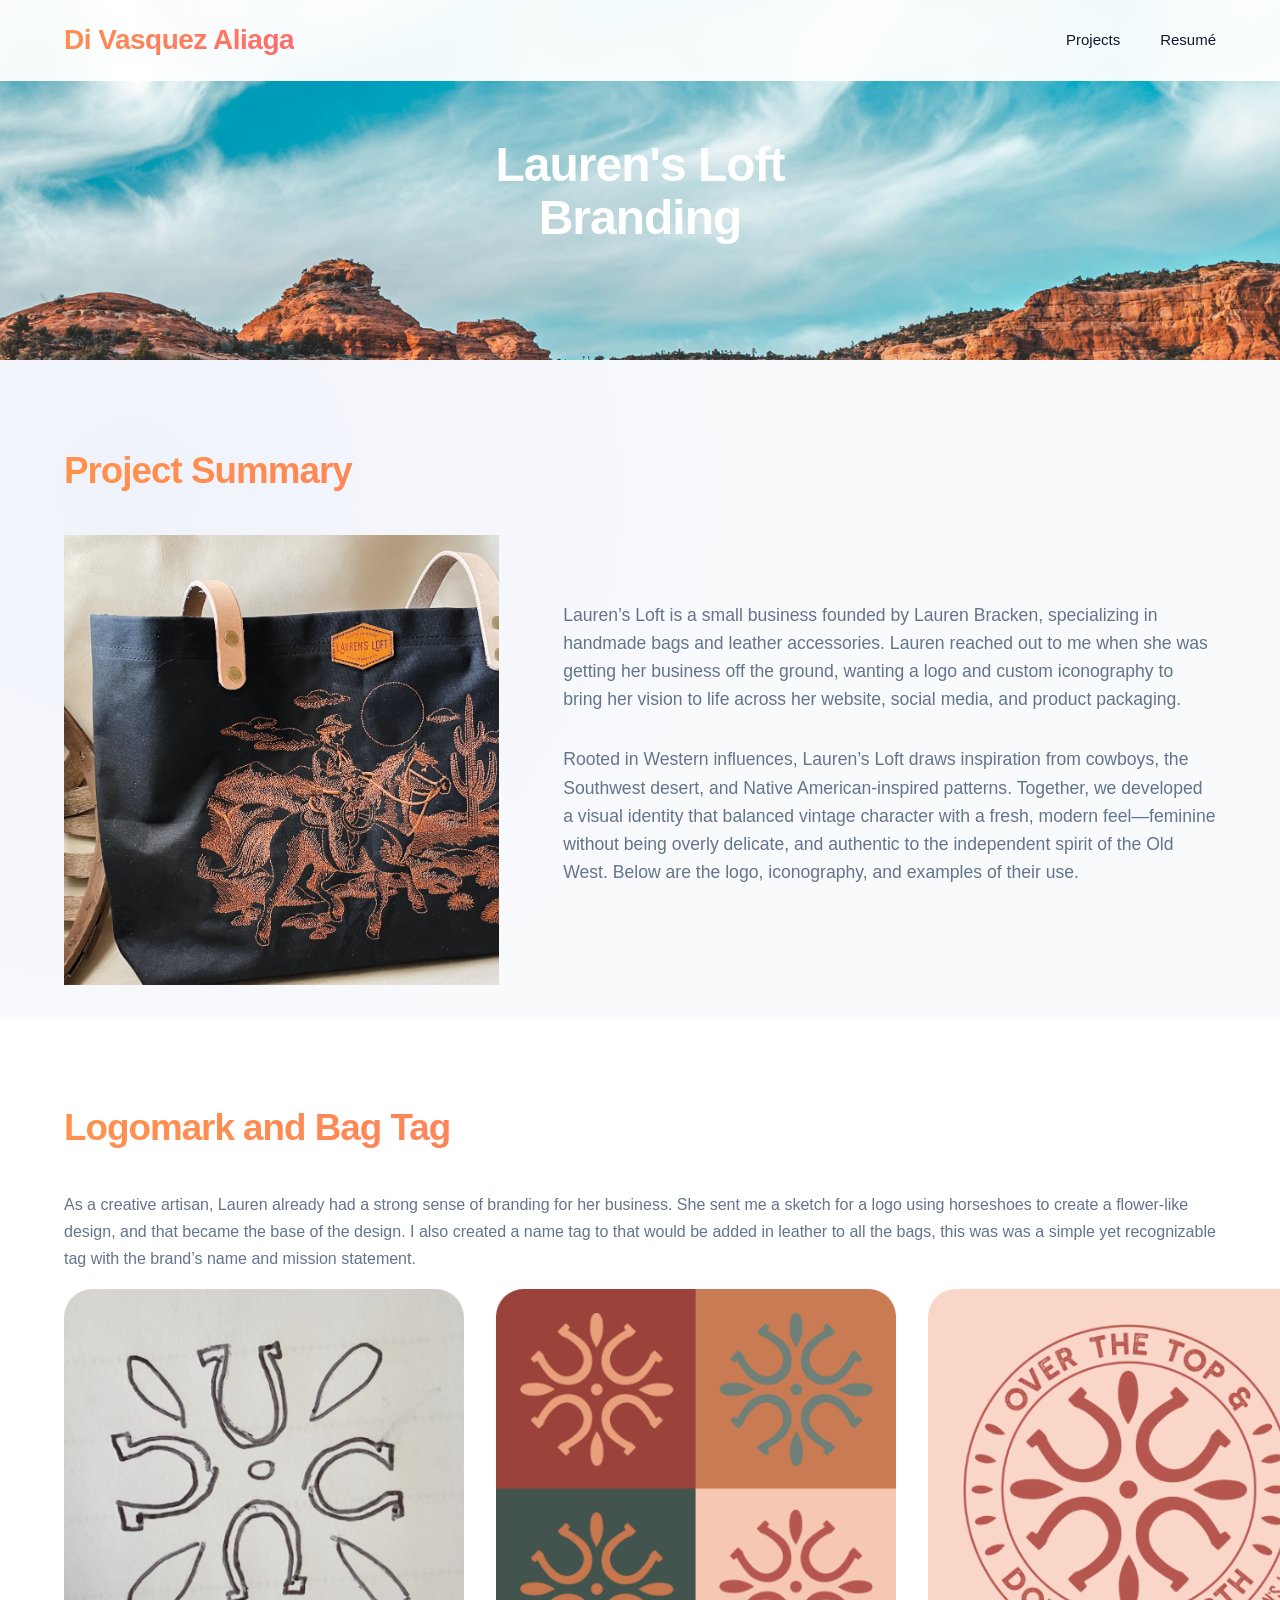
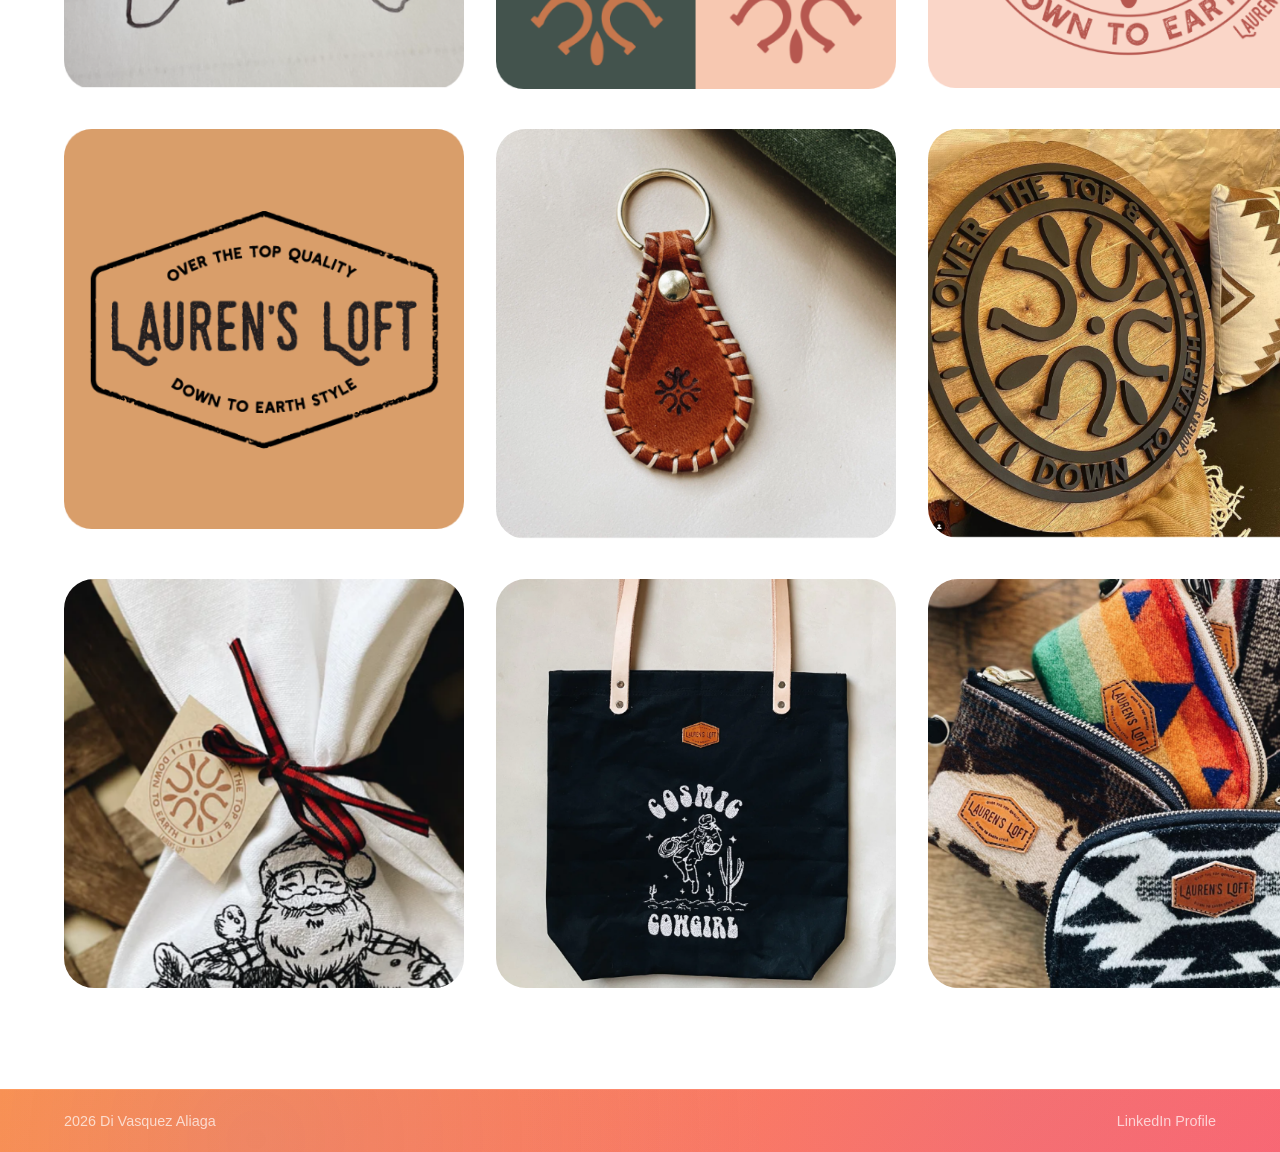
<file: project-lauren'sloft.html>
<!DOCTYPE html>
<html lang="en">
<head>
    <meta charset="UTF-8">
    <meta name="viewport" content="width=device-width, initial-scale=1.0">
    <title>Di Vasquez Aliaga - Lauren's Loft</title>
<!--    <link href="../../../Downloads/templatemo_593_personal_shape 3/templatemo-personal-style.css" rel="stylesheet">-->
	<link href="personal-style.css" rel="stylesheet" >
</head>
<body>
    <!-- Navigation -->
    <nav id="navbar">
        <div class="nav-container">
            <a href="index.html" style="text-decoration: none;"><div class="logo">Di Vasquez Aliaga</div></a>
            <ul class="nav-links">
				<li>
					<div class="dropdown">
					  <button class="dropbtn">Projects</button>
					  <div class="dropdown-content">
						<a href="project-myazrealty.html">Real Estate Marketing</a>
						<a href="project-noland.html">Noland Arbaugh Business Card</a>
						  <a href="project-golfshot-uiux.html">Golfshot GPS UI</a>
						<a href="project-golfshot-marketing.html">Golfshot GPS Marketing</a>
						<a href="project-TaT.html">"Thick as Thieves"</a>
						<a href="project-lauren'sloft.html">Lauren's Loft Logo</a>
					  </div>
					</div>
				</li>
                <li><a href="resume-page.html">Resumé</a></li>
            </ul>
            <div class="mobile-menu-toggle" id="mobileMenuToggle">
                <div class="hamburger"></div>
                <div class="hamburger"></div>
                <div class="hamburger"></div>
            </div>
        </div>
    </nav>

    <!-- Mobile Menu -->
    <div class="mobile-menu" id="mobileMenu">
        <ul class="mobile-nav-links">
			<li><a href="project-myazrealty.html">Real Estate Marketing</a></li>
			<li><a href="project-noland.html">Noland Arbaugh Business Card</a></li>
			<li><a href="project-golfshot-uiux.html">Golfshot GPS UI</a></li>
			<li><a href="project-golfshot-marketing.html">Golfshot GPS Marketing</a></li>
			<li><a href="project-TaT.html">"Thick as Thieves"</a></li>
			<li><a href="project-lauren'sloft.html">Lauren's Loft Logo</a></li>
            <li><a href="resume-page.html">Resumé</a></li>
        </ul>
    </div>

    <!-- Hero Section -->
    <section id="home" class="hero" style="background-image: url('images/lauren-loft/LL-hero.png'); background-color: #5DAABB;">
        <div class="hero-content">
            <h1 style="color: #ffffff;">Lauren's Loft<br>Branding</h1>
        </div>
    </section>

	
    <!-- Social Media Presence Section -->
    <section id="about" class="about">
        <div class="container">
            <h2 class="section-title fade-in">Project Summary</h2>
            <div class="about-content">
                <div class="project-about slide-in-left" style="background: url('images/lauren-loft/cowboy-bag.png') center/cover;"></div>
                <div class="about-text slide-in-right">
                    <p>
						Lauren’s Loft is a small business founded by Lauren Bracken, specializing in handmade bags and leather accessories. Lauren reached out to me when she was getting her business off the ground, wanting a logo and custom iconography to bring her vision to life across her website, social media, and product packaging.   
					</p>
                    <p>
						Rooted in Western influences, Lauren’s Loft draws inspiration from cowboys, the Southwest desert, and Native American-inspired patterns.  Together, we developed a visual identity that balanced vintage character with a fresh, modern feel—feminine without being overly delicate, and authentic to the independent spirit of the Old West. Below are the logo, iconography, and examples of their use.  
					</p>
                    
                </div>
            </div>
        </div>
    </section>

    <section class="portfolio">
        <div class="container">
            <h2 class="section-title fade-in">Logomark and Bag Tag</h2>
			<p style="color: #64748b;">As a creative artisan, Lauren already had a strong sense of branding for her business. She sent me a sketch for a logo using horseshoes to create a flower-like design, and that became the base of the design. I also created a name tag to that would be added in leather to all the bags, this was was a simple yet recognizable tag with the brand’s name and mission statement.</p>
		  <div class="highlight-grid" style="padding-bottom: 60px">
			<!--ITEMS-->
				<div>
                    <div><img src="images/lauren-loft/LL-logosketch.png" width="400px" alt="logo sketch"/></div>
                </div>
                <div>
                    <div><img src="images/lauren-loft/horseshoelogo-group.png" width="400px" alt="horseshoe logo"/></div>
				</div>
				<div>
                    <div><img src="images/lauren-loft/LL-full-logo.png" width="400px" alt="Lauren's Loft full logo"/></div>
				</div>
                <div>
                    <div><img src="images/lauren-loft/LL-tag.png" width="400px" alt="Logo tag"/></div>
                </div>
			  	<div>
                    <div><img src="images/lauren-loft/rounded-tag.png" width="400px" style="border-radius: 30px;"  alt="Small leather tag"/></div>
                </div>
                <div>
                    <div><img src="images/lauren-loft/store-sign.png" width="400px" style="border-radius: 30px;"  alt="Store sign"/></div>
				</div>
				<div>
                    <div><img src="images/lauren-loft/napkin-logo-tag.png" width="400px"  style="border-radius: 30px;" alt="napkin with logo"/></div>
				</div>
                <div>
                    <div><img src="images/lauren-loft/cosmic-cowgirl.png" width="400px" style="border-radius: 30px;"  alt="cowgirl bag with tag"/></div>
                </div>
				<div>
                    <div><img src="images/lauren-loft/makeupbags.png" width="400px" style="border-radius: 30px;"  alt="make up bags with tags"/></div>
				</div>
			</div>	
      </div>
    </section>
	
    <!-- Footer -->
    <footer class="footer">
        <div class="container">
            <div class="footer-content">
                <div class="footer-left">
                    <p>2026 Di Vasquez Aliaga</p>
                </div>
                <div class="footer-right">
                    <a href="https://www.linkedin.com/in/diana-vasquez-aliaga-b4816412a/">LinkedIn Profile</a>
                </div>
            </div>
        </div>
    </footer>
<script src="templatemo-personal-javascripts.js"></script>

</body>
</html>
</file>
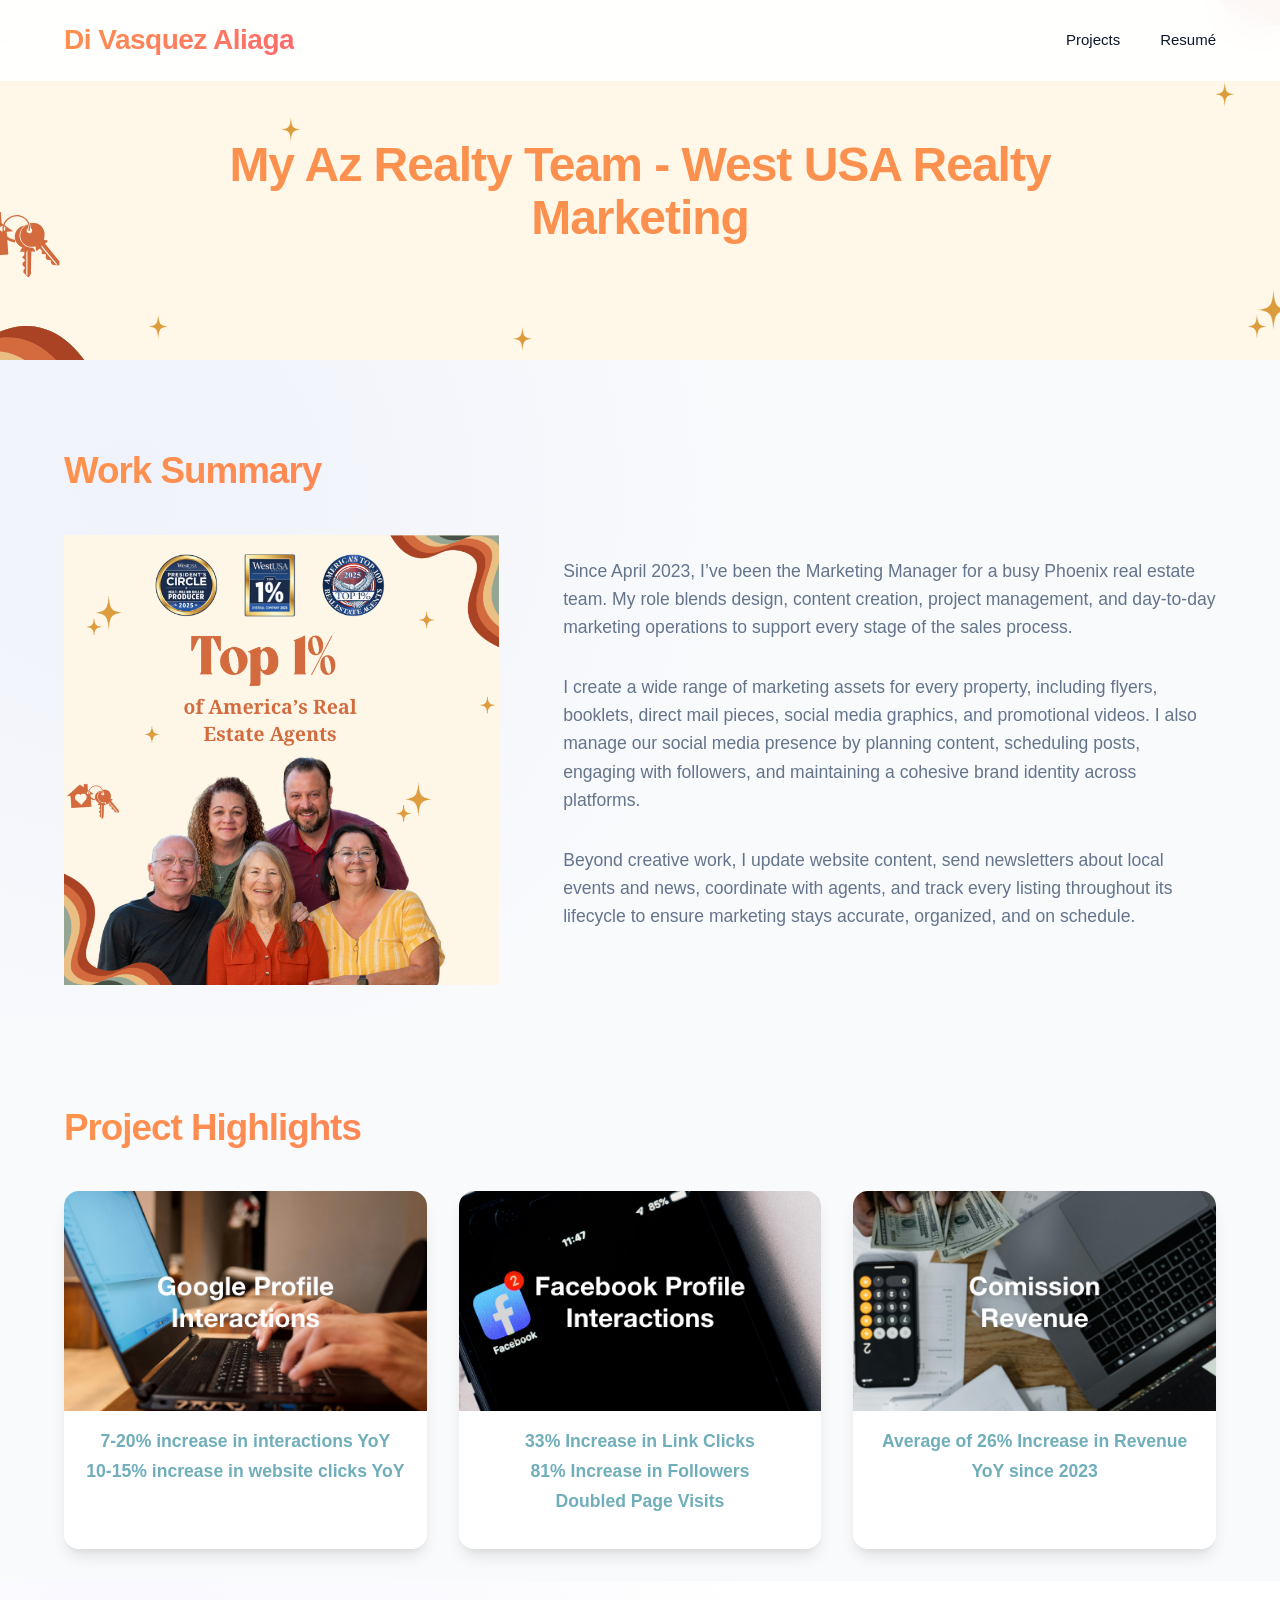
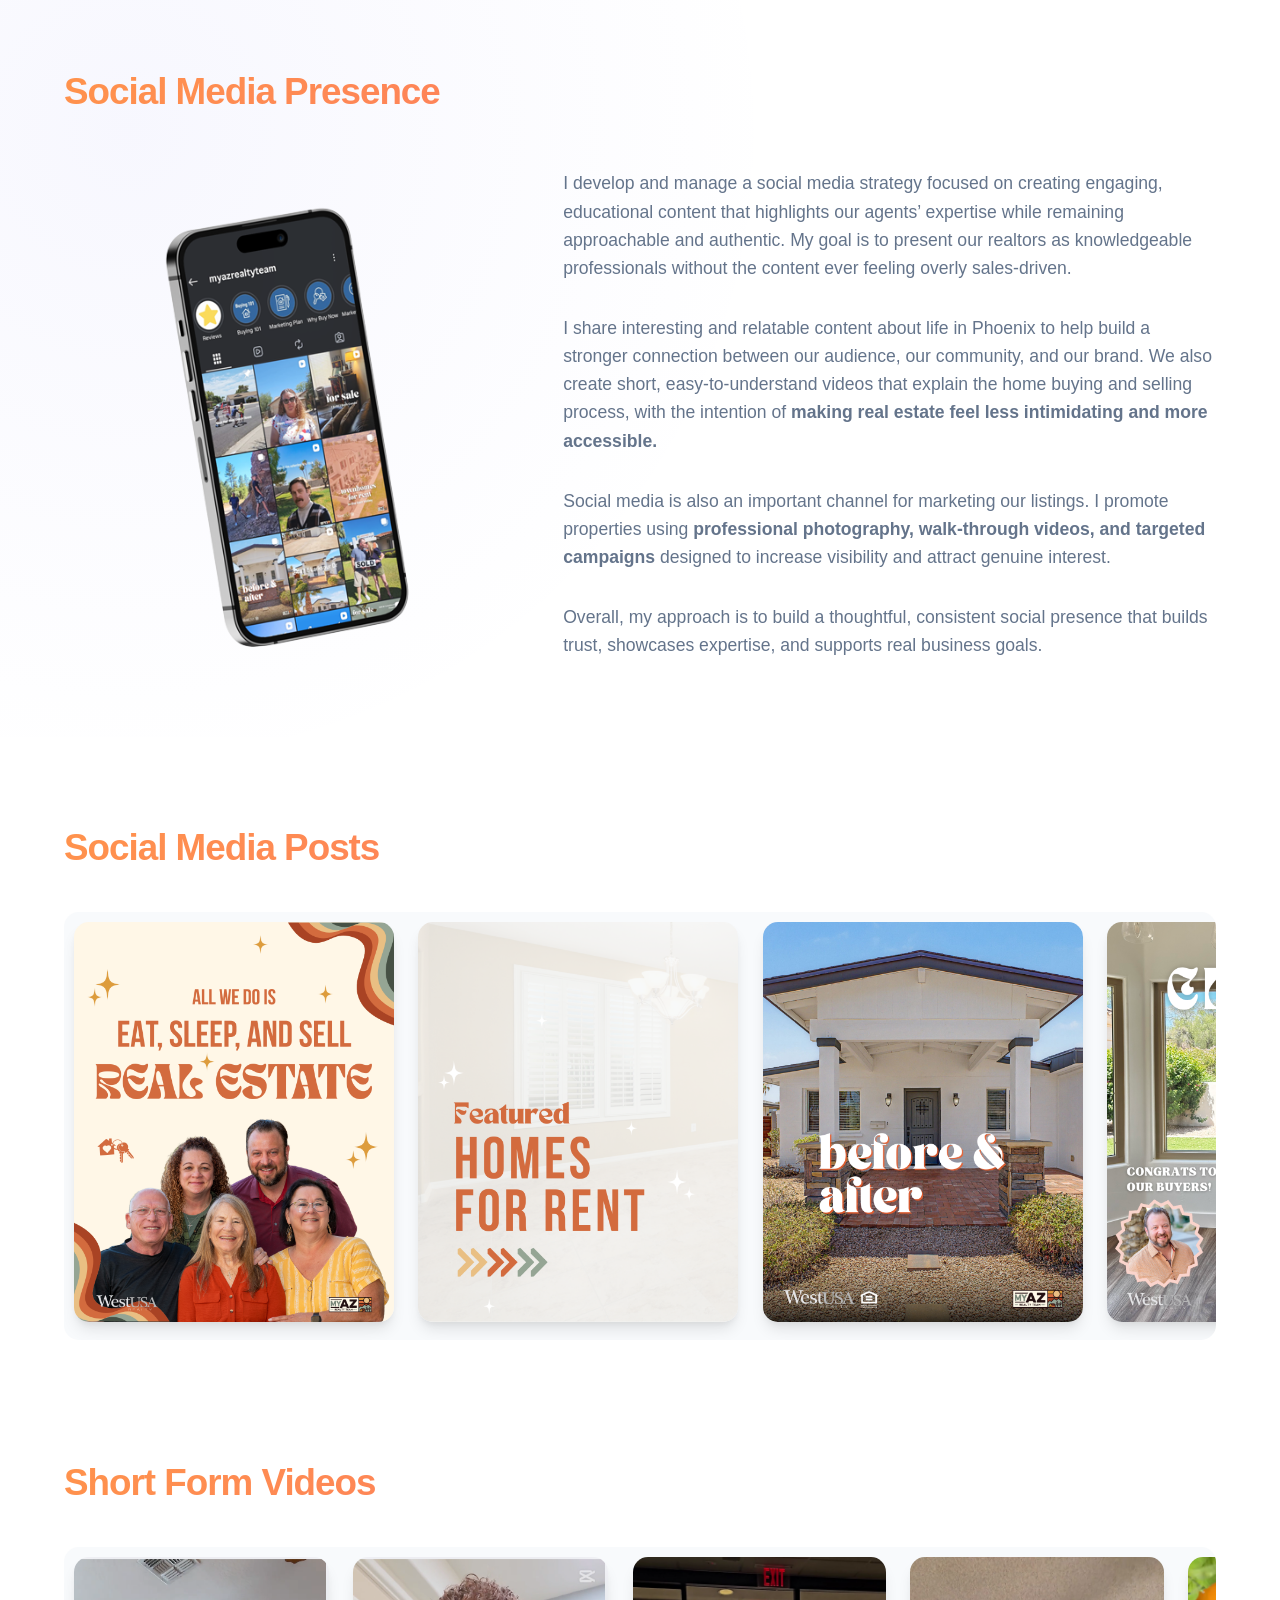
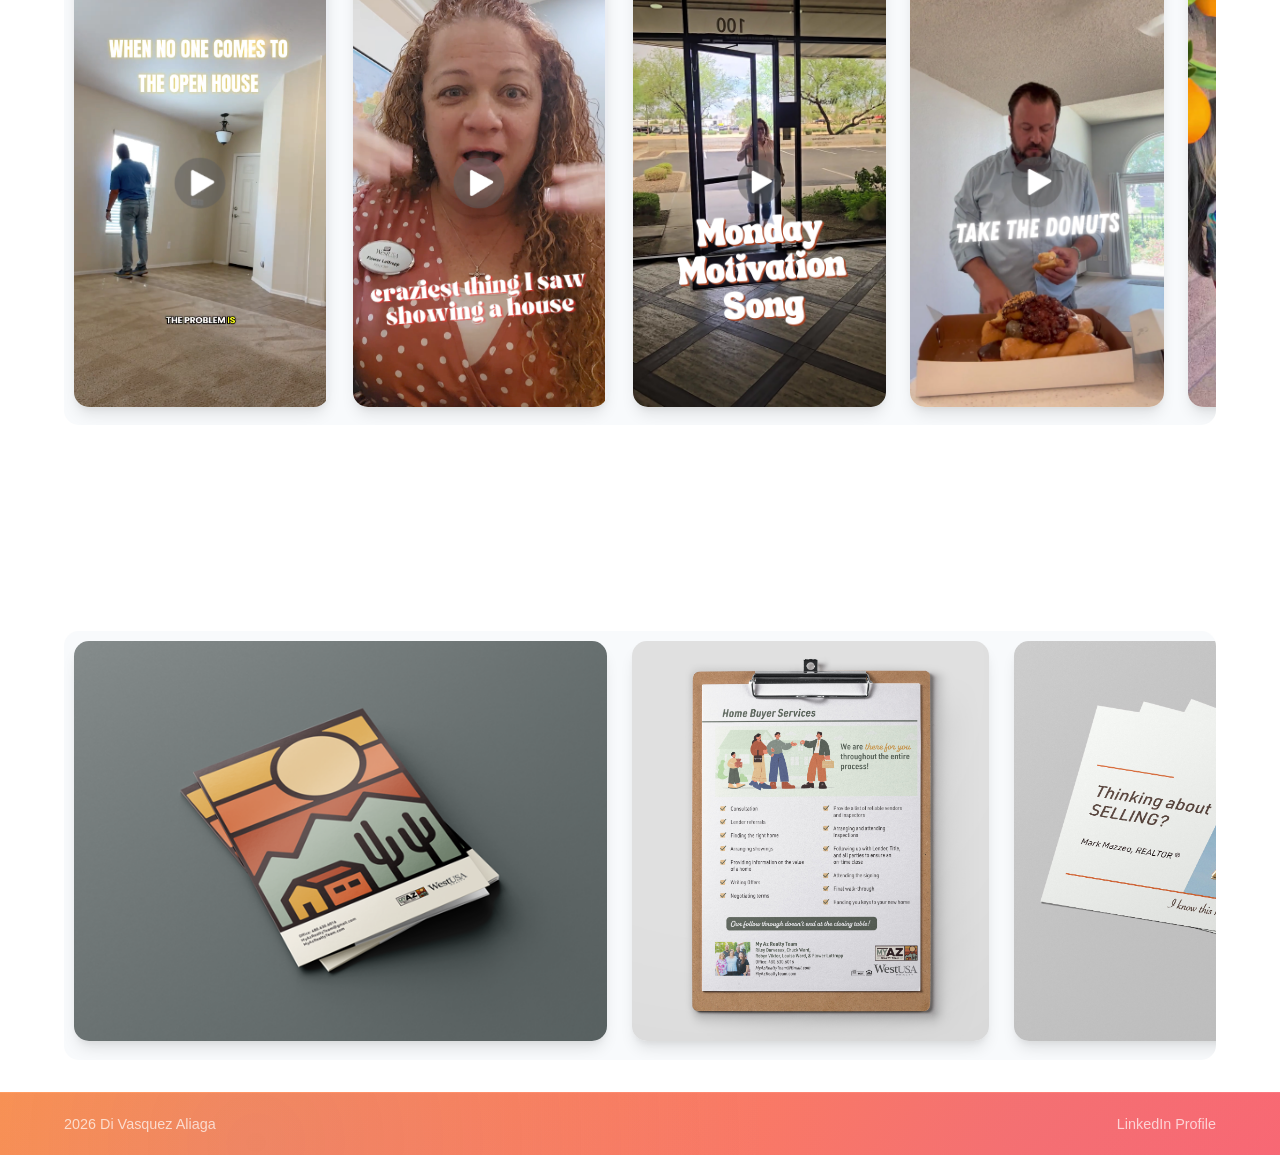
<file: project-myazrealty.html>
<!DOCTYPE html>
<html lang="en">
<head>
    <meta charset="UTF-8">
    <meta name="viewport" content="width=device-width, initial-scale=1.0">
    <title>Di Vasquez Aliaga - My Az Realty Team - WestUSA Realty</title>
<!--    <link href="../../../Downloads/templatemo_593_personal_shape 3/templatemo-personal-style.css" rel="stylesheet">-->
	<link href="personal-style.css" rel="stylesheet" >
</head>
<body>
    <!-- Navigation -->
    <nav id="navbar">
        <div class="nav-container">
            <a href="index.html" style="text-decoration: none;"><div class="logo">Di Vasquez Aliaga</div></a>
            <ul class="nav-links">
				<li>
					<div class="dropdown">
					  <button class="dropbtn">Projects</button>
					  <div class="dropdown-content">
						<a href="project-myazrealty.html">Real Estate Marketing</a>
						<a href="project-noland.html">Noland Arbaugh Business Card</a>
						  <a href="project-golfshot-uiux.html">Golfshot GPS UI</a>
						<a href="project-golfshot-marketing.html">Golfshot GPS Marketing</a>
						<a href="project-TaT.html">"Thick as Thieves"</a>
						<a href="project-lauren'sloft.html">Lauren's Loft Logo</a>
					  </div>
					</div>
				</li>
                <li><a href="resume-page.html" target="_blank">Resumé</a></li>
            </ul>
            <div class="mobile-menu-toggle" id="mobileMenuToggle">
                <div class="hamburger"></div>
                <div class="hamburger"></div>
                <div class="hamburger"></div>
            </div>
        </div>
    </nav>

    <!-- Mobile Menu -->
    <div class="mobile-menu" id="mobileMenu">
        <ul class="mobile-nav-links">
            <li><a href="project-myazrealty.html">Real Estate Marketing</a></li>
			<li><a href="project-noland.html">Noland Arbaugh Business Card</a></li>
			<li><a href="project-golfshot-uiux.html">Golfshot GPS UI</a></li>
			<li><a href="project-golfshot-marketing.html">Golfshot GPS Marketing</a></li>
			<li><a href="project-TaT.html">"Thick as Thieves"</a></li>
			<li><a href="project-lauren'sloft.html">Lauren's Loft Logo</a></li>
            <li><a href="resume-page.html">Resumé</a></li>
        </ul>
    </div>

    <!-- Hero Section -->
    <section id="home" class="hero" style="background-image: url('images/my-az-realty-team/Hero-MyAzRealty.png'); background-color: #FFF7E6;">
        <div class="hero-content">
            <h1 style="color: #FC904E;">My Az Realty Team - West USA Realty<br>Marketing</h1>
        </div>
    </section>
	
	
    <!-- Project Summary -->
    <section id="about" class="about">
        <div class="container">
            <h2 class="section-title fade-in">Work Summary</h2>
            <div class="about-content">
                <div class="project-about slide-in-left" style="background: url('images/my-az-realty-team/top-american-agents.png') center/cover;"></div>
                <div class="about-text slide-in-right">
                    <p>
						Since April 2023, I’ve been the Marketing Manager for a busy Phoenix real estate team.  My role blends design, content creation, project management, and day-to-day marketing operations to support every stage of the sales process.
					</p>
                    <p>
						I create a wide range of marketing assets for every property, including flyers, booklets, direct mail pieces, social media graphics, and promotional videos. I also manage our social media presence by planning content, scheduling posts, engaging with followers, and maintaining a cohesive brand identity across platforms.
					</p>
                    <p>
						Beyond creative work, I update website content, send newsletters about local events and news, coordinate with agents, and track every listing throughout its lifecycle to ensure marketing stays accurate, organized, and on schedule.
					</p>
                </div>
            </div>
        </div>
    </section>

	 <!-- Highlights Section -->
    <section class="highlight">
        <div class="container">
            <h2 class="section-title fade-in">Project Highlights</h2>
            <div class="highlight-grid">
			<!--ITEMS-->
                <div class="highlight-item">
                    <div class="highlight-image"></div>
                    <div class="highlight-content">
                        <h3 style="line-height: 1.7em;">7-20% increase in interactions YoY
						<br>
						10-15% increase in website clicks YoY
						</h3>
                    </div>
                </div>
                <div class="highlight-item">
                    <div class="highlight-image"></div>
                    <div class="highlight-content">
                        <h3>33% Increase in Link Clicks
						<br>
						81% Increase in Followers
						<br>
						Doubled Page Visits</h3>
                    </div>
                </div>
                <div class="highlight-item">
                    <div class="highlight-image"></div>
                    <div class="highlight-content">
                        <h3>Average of 26% Increase in Revenue YoY since 2023</h3>
                    </div>
                </div>
            </div>
        </div>
    </section>
	
    <!-- Social Media Presence Section -->
    <section id="about" class="about" style="background-color: #ffffff">
        <div class="container">
            <h2 class="section-title fade-in">Social Media Presence</h2>
            <div class="about-content">
                <div class="myaz-social-image slide-in-left"></div>
                <div class="about-text slide-in-right">
                    <p>I develop and manage a social media strategy focused on creating engaging, educational content that highlights our agents’ expertise while remaining approachable and authentic. My goal is to present our realtors as knowledgeable professionals without the content ever feeling overly sales-driven.
					</p>
                    <p>I share interesting and relatable content about life in Phoenix to help build a stronger connection between our audience, our community, and our brand. We also create short, easy-to-understand videos that explain the home buying and selling process, with the intention of <strong>making real estate feel less intimidating and more accessible.</strong>
					</p>
                    <p>Social media is also an important channel for marketing our listings. I promote properties using <strong>professional photography, walk-through videos, and targeted campaigns</strong> designed to increase visibility and attract genuine interest.
					</p>
					<p>Overall, my approach is to build a thoughtful, consistent social presence that builds trust, showcases expertise, and supports real business goals.</p>
                </div>
            </div>
        </div>
    </section>

    <!-- Social Media Posts -->
    <section class="portfolio">
        <div class="container">
            <h2 class="section-title fade-in">Social Media Posts</h2>
            <div class="scroll-container">
			  	<img src="images/my-az-realty-team/eat-sleep-sell.png" height="400" alt="All We Do Is Eat, Sleep, and Sell Real Estate "/>
		    	<img src="images/my-az-realty-team/featured-rent.png" height="400" alt="Featured Homes for Rent"/>
				<img src="images/my-az-realty-team/before-after.png" height="400" alt="Before and After"/> 
		    	<img src="images/my-az-realty-team/just-closed.png" height="400" alt="Just Closed"/> 
		    	<img src="images/my-az-realty-team/local-recs.png" height="400" alt="Things We Love Doing in Arizona"/>
			</div>
      </div>
    </section>
	
	<!-- Short Form Videos -->
    <section class="portfolio">
        <div class="container">
            <h2 class="section-title fade-in">Short Form Videos</h2>
            <div class="scroll-container">
				<a href="https://youtube.com/shorts/XJ72C5UVnnU" target="_blank">
					<img src="images/my-az-realty-team/Riley-EmptyOH.png" height="450" alt="Empty Open House"/></a>
				<a href="https://youtube.com/shorts/ArKSMDndglA" target="_blank">
					<img src="images/my-az-realty-team/crazy-showing.png" height="450" alt="Craziest Things"/></a>
			  	<a href="https://youtube.com/shorts/M2XF89HVfx8" target="_blank">
					<img src="images/my-az-realty-team/motivation-song.png" height="450" alt="Monday Motivation Song"/></a>
				<a href="https://youtube.com/shorts/qgdXy_PjXV4" target="_blank">	
					<img src="images/my-az-realty-team/Riley-Donuts.png" height="450" alt="Take the Donuts"/></a>
				<a href="https://youtube.com/shorts/A4916gmTsAM" target="_blank">
					<img src="images/my-az-realty-team/Citrus-season.png" height="450" alt="Citrus Season in Arizona"/></a>
		    	<a href="https://youtube.com/shorts/JWO-18YAqzQ" target="_blank">
					<img src="images/my-az-realty-team/91st-forsale.png" height="450" alt="91st For Sale"/></a>
			</div>
      </div>
    </section>
	
	<!-- Flyers, Postcards, and More -->
    <section class="portfolio">
        <div class="container">
            <h2 class="section-title fade-in">Flyers, Postcards, and More</h2>
            <div class="scroll-container">
				<img src="images/my-az-realty-team/myaz-folder.png" height="400" alt="Logo design folder"/> 
				<img src="images/my-az-realty-team/Home-Buyer-Service.jpg" height="400" alt="Home Buyers Services flyer"/> 
			  	<img src="images/my-az-realty-team/Selling-Postcard.jpg" height="400" alt="Thiking about selling? Postcard"/>
				<img src="images/my-az-realty-team/door-hanger.jpg" height="400" alt="Open House door hanger"/> 
		    	<img src="images/my-az-realty-team/welcome-postcard.jpg" height="400" alt="Welcome to the Mountain Preserve Community Postcard"/>
				<img src="images/my-az-realty-team/moving-checklist.jpg" height="400" alt="Moving Checklist flyer"/>
			</div>
      </div>
    </section>



    <!-- Footer -->
    <footer class="footer">
        <div class="container">
            <div class="footer-content">
                <div class="footer-left">
                    <p>2026 Di Vasquez Aliaga</p>
                </div>
                <div class="footer-right">
                    <a href="https://www.linkedin.com/in/diana-vasquez-aliaga-b4816412a/">LinkedIn Profile</a>
                </div>
            </div>
        </div>
    </footer>
<script src="templatemo-personal-javascripts.js"></script>

</body>
</html>
</file>
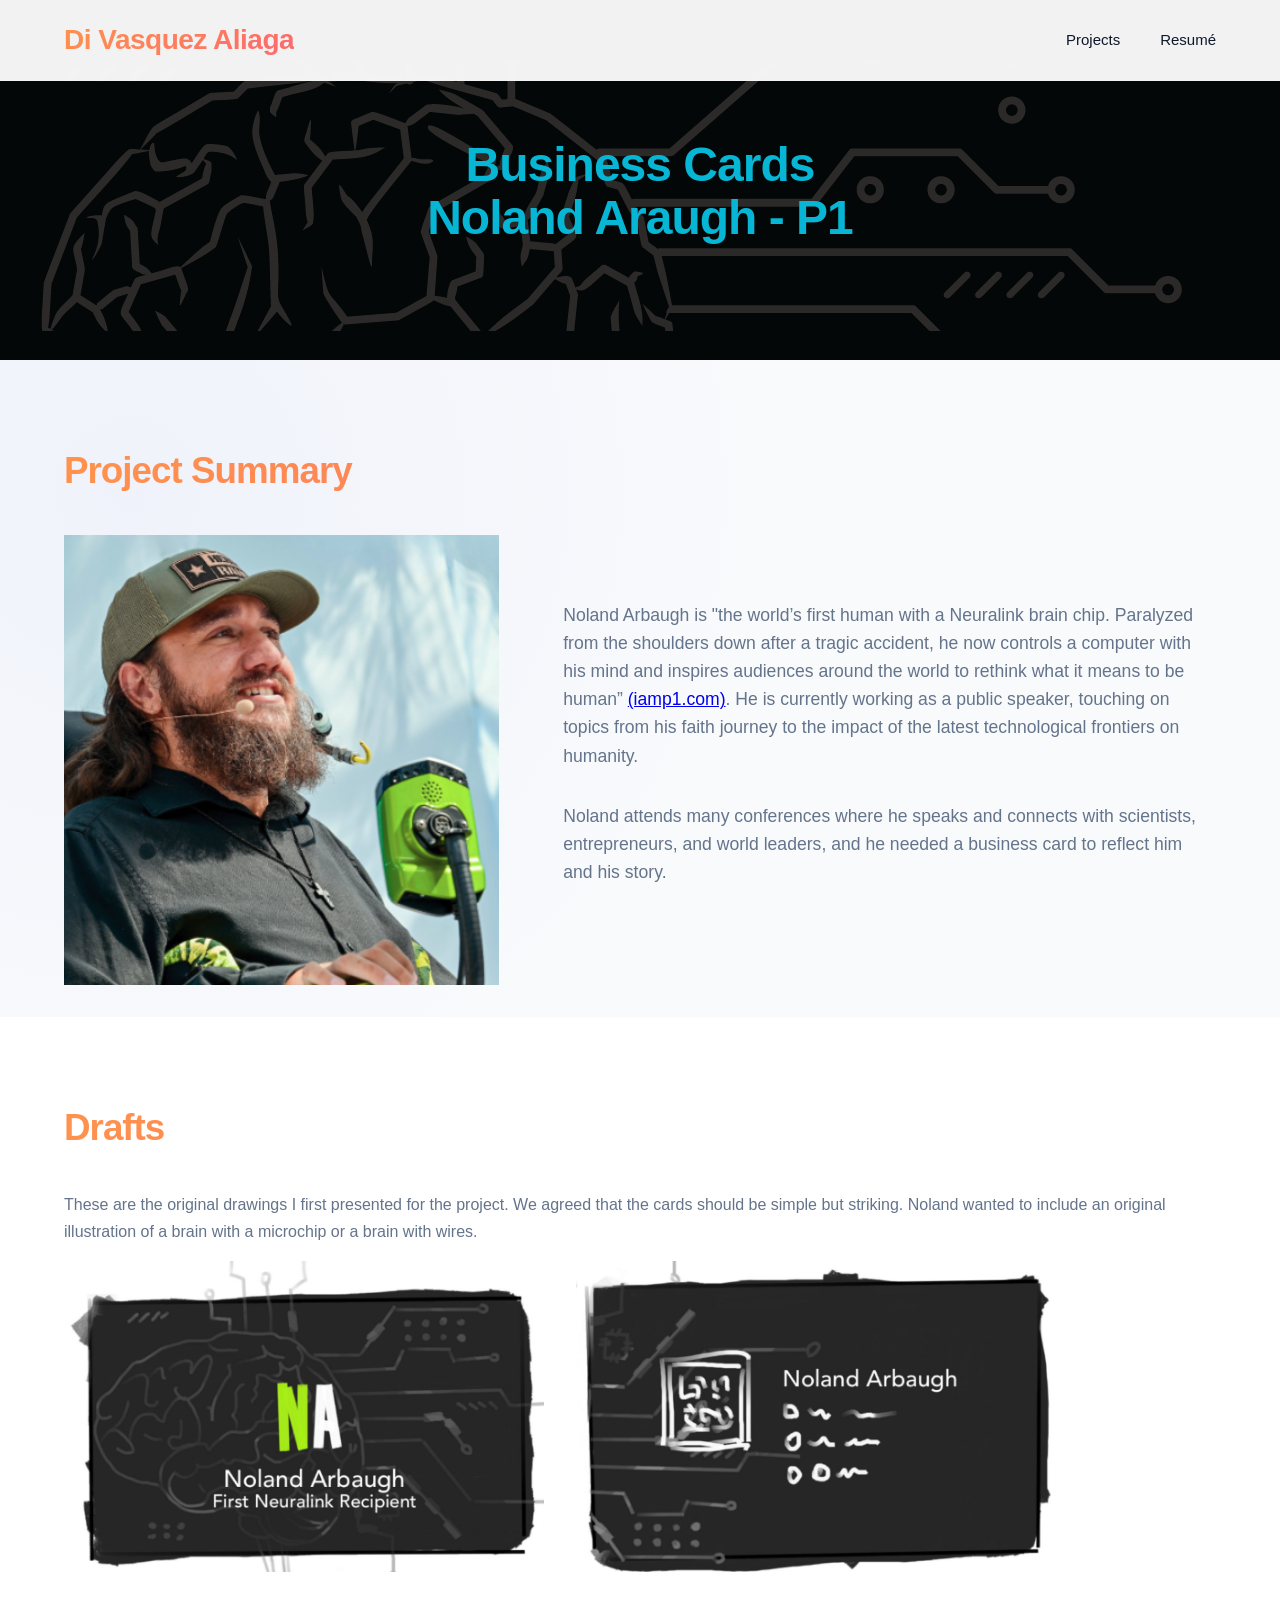
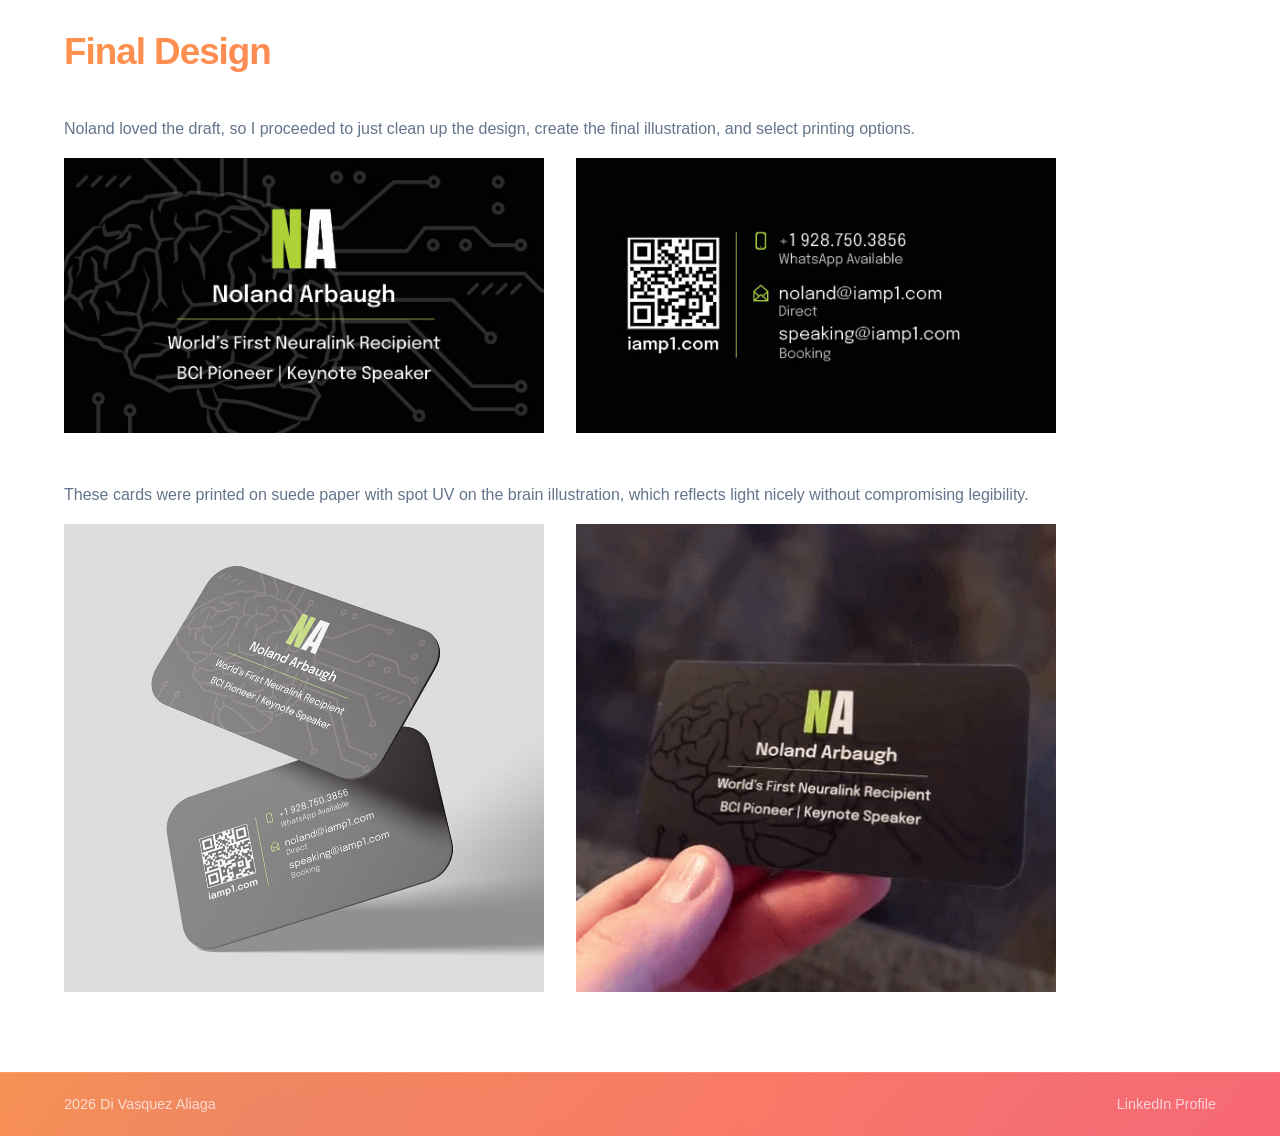
<file: project-noland.html>
<!DOCTYPE html>
<html lang="en">
<head>
    <meta charset="UTF-8">
    <meta name="viewport" content="width=device-width, initial-scale=1.0">
    <title>Di Vasquez Aliaga - Noland Arbaugh Business Cards</title>
<!--    <link href="../../../Downloads/templatemo_593_personal_shape 3/templatemo-personal-style.css" rel="stylesheet">-->
	<link href="personal-style.css" rel="stylesheet" >
</head>
<body>
    <!-- Navigation -->
    <nav id="navbar">
        <div class="nav-container">
            <a href="index.html" style="text-decoration: none;"><div class="logo">Di Vasquez Aliaga</div></a>
            <ul class="nav-links">
				<li>
					<div class="dropdown">
					  <button class="dropbtn">Projects</button>
					  <div class="dropdown-content">
						<a href="project-myazrealty.html">Real Estate Marketing</a>
						<a href="project-noland.html">Noland Arbaugh Business Card</a>
						 <a href="project-golfshot-uiux.html">Golfshot GPS UI</a>
						<a href="project-golfshot-marketing.html">Golfshot GPS Marketing</a>
						<a href="project-TaT.html">"Thick as Thieves"</a>
						<a href="project-lauren'sloft.html">Lauren's Loft Logo</a>
					  </div>
					</div>
				</li>
                <li><a href="resume-page.html">Resumé</a></li>
            </ul>
            <div class="mobile-menu-toggle" id="mobileMenuToggle">
                <div class="hamburger"></div>
                <div class="hamburger"></div>
                <div class="hamburger"></div>
            </div>
        </div>
    </nav>

    <!-- Mobile Menu -->
    <div class="mobile-menu" id="mobileMenu">
        <ul class="mobile-nav-links">
			<li><a href="project-myazrealty.html">Real Estate Marketing</a></li>
			<li><a href="project-noland.html">Noland Arbaugh Business Card</a></li>
			<li><a href="project-golfshot-uiux.html">Golfshot GPS UI</a></li>
			<li><a href="project-golfshot-marketing.html">Golfshot GPS Marketing</a></li>
			<li><a href="project-TaT.html">"Thick as Thieves"</a></li>
			<li><a href="project-lauren'sloft.html">Lauren's Loft Logo</a></li>
            <li><a href="resume-page.html">Resumé</a></li>
        </ul>
    </div>

    <!-- Hero Section -->
    <section id="home" class="hero" style="background-image: url('images/noland/NA-Hero.png'); background-color: #040707;">
        <div class="hero-content">
            <h1 style="color: #06B6D4;">Business Cards<br>Noland Araugh - P1</h1>
        </div>
    </section>

	
    <!-- Social Media Presence Section -->
    <section id="about" class="about">
        <div class="container">
            <h2 class="section-title fade-in">Project Summary</h2>
            <div class="about-content">
                <div class="project-about slide-in-left" style="background: url('images/noland/Noland-headshot.png') center/cover;"></div>
                <div class="about-text slide-in-right">
                    <p>
						Noland Arbaugh is "the world’s first human with a Neuralink brain chip. Paralyzed from the shoulders down after a tragic accident, he now controls a computer with his mind and inspires audiences around the world to rethink what it means to be human” <a href="https://www.iamp1.com/" target="_blank">(iamp1.com)</a>. He is currently working as a public speaker, touching on topics from his faith journey to the impact of the latest technological frontiers on humanity. 
					</p>
                    <p>
						Noland attends many conferences where he speaks and connects with scientists, entrepreneurs, and world leaders, and he needed a business card to reflect him and his story. 
					</p>
                    
                </div>
            </div>
        </div>
    </section>

    <section class="portfolio">
        <div class="container">
            <h2 class="section-title fade-in">Drafts</h2>
			<p style="color: #64748b;">These are the original drawings I first presented for the project. We agreed that the cards should be simple but striking. Noland wanted to include an original illustration of a brain with a microchip or a brain with wires.</p>
            <div class="highlight-grid" style="padding-bottom: 40px;">
			<!--ITEMS-->
                <div>
                    <div><img src="images/noland/NAdraft-front.png" width="480px" alt=""/></div>
                </div>
                <div>
                    <div><img src="images/noland/NAdraft-back.png" width="480px" alt=""/></div>
				</div>
            </div>
			<h2 class="section-title fade-in">Final Design</h2>
			<p style="color: #64748b;">Noland loved the draft, so I proceeded to just clean up the design, create the final illustration, and select printing options.</p>
			<div class="highlight-grid" style="padding-bottom: 40px">
			<!--ITEMS-->
                <div>
                    <div><img src="images/noland/Noland BusinessCard.jpg" width="480px" alt=""/></div>
                </div>
                <div>
                    <div><img src="images/noland/Noland BusinessCard2.jpg" width="480px" alt=""/></div>
				</div>
            </div>
			<div>
				<p style="color: #64748b;">These cards were printed on suede paper with spot UV on the brain illustration, which reflects light nicely without compromising legibility. </p>
			</div>
			
			<div class="highlight-grid" style="padding-bottom: 40px">
			<!--ITEMS-->
                <div>
                    <div><img src="images/noland/NA-cards-mockup2.png" width="480px" alt=""/></div>
                </div>
                <div>
                    <div><img src="images/noland/NACard.gif" width="480px" alt=""/></div>
				</div>
            </div>
			
      </div>
    </section>
	
    <!-- Footer -->
    <footer class="footer">
        <div class="container">
            <div class="footer-content">
                <div class="footer-left">
                    <p>2026 Di Vasquez Aliaga</p>
                </div>
                <div class="footer-right">
                    <a href="https://www.linkedin.com/in/diana-vasquez-aliaga-b4816412a/">LinkedIn Profile</a>
                </div>
            </div>
        </div>
    </footer>
<script src="templatemo-personal-javascripts.js"></script>

</body>
</html>
</file>
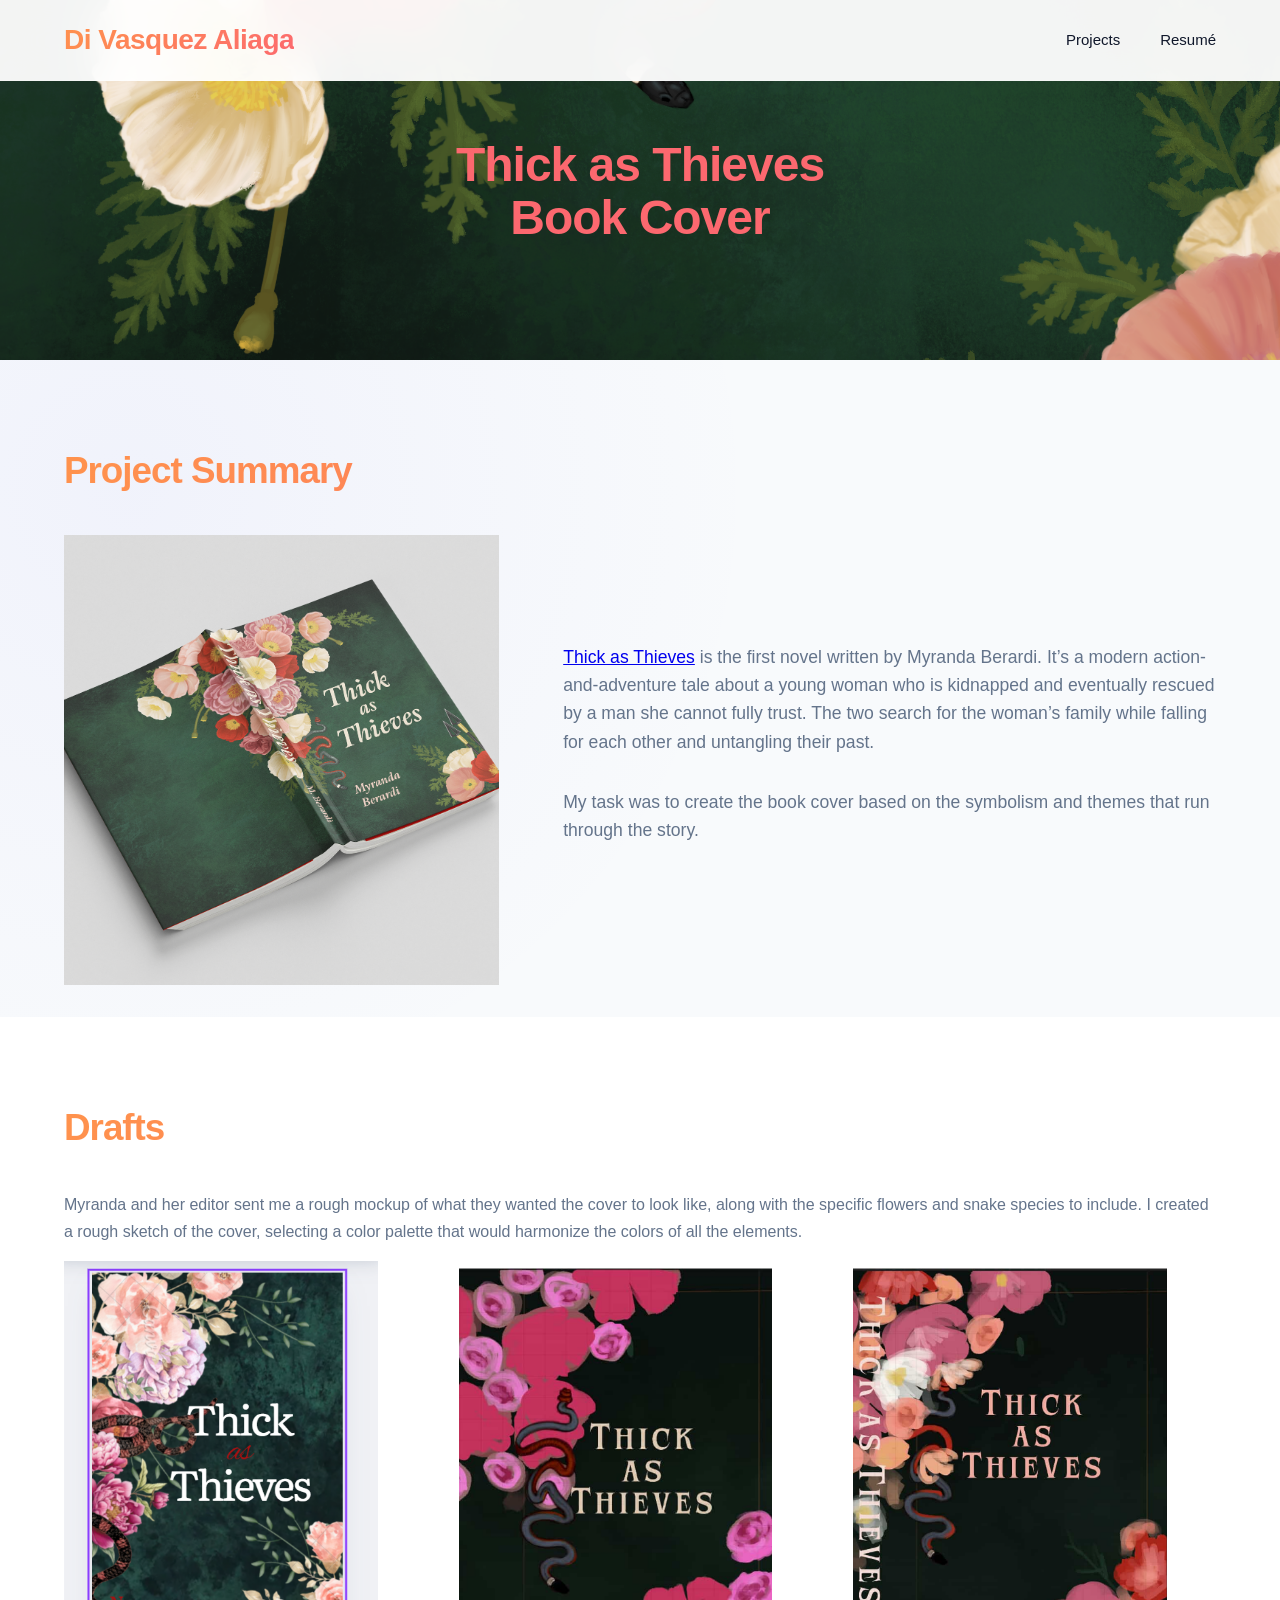
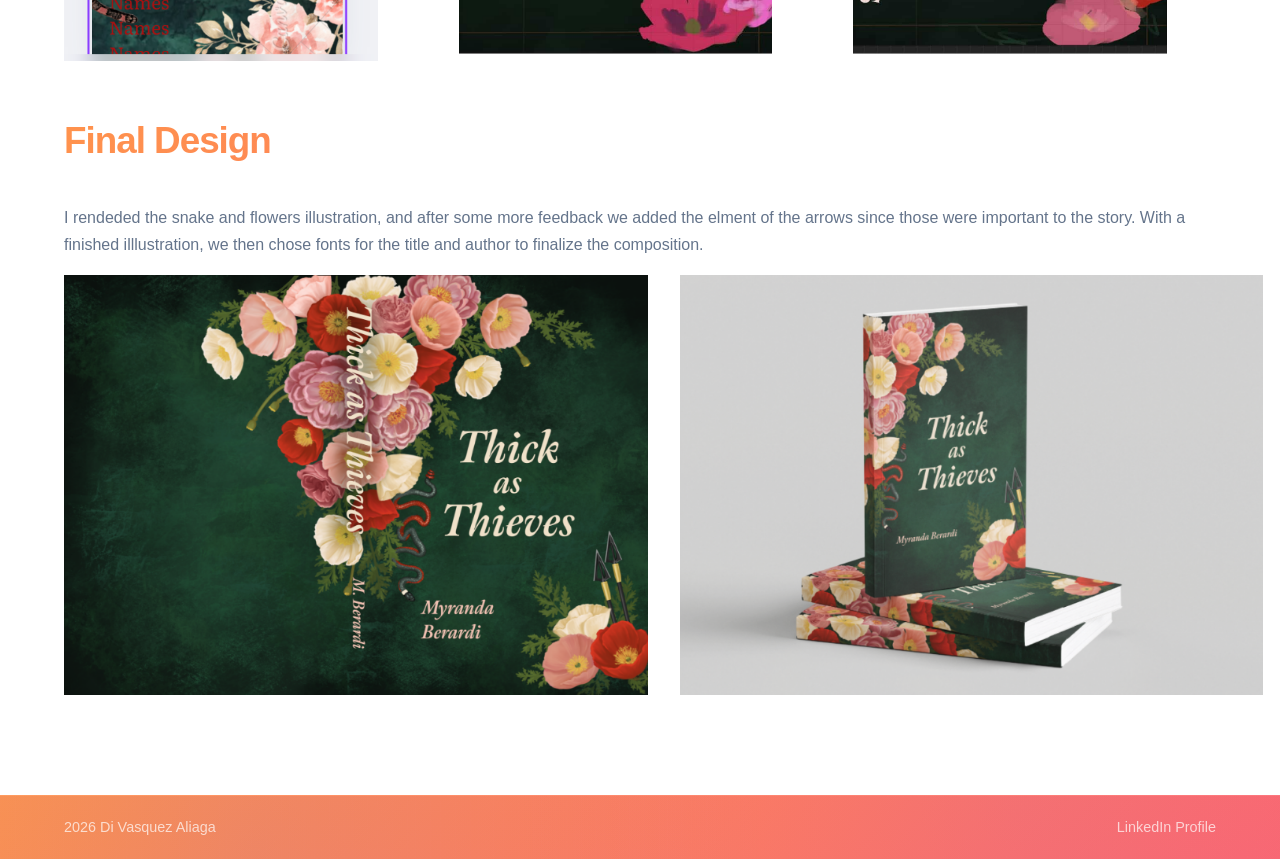
<file: project-TaT.html>
<!DOCTYPE html>
<html lang="en">
<head>
    <meta charset="UTF-8">
    <meta name="viewport" content="width=device-width, initial-scale=1.0">
    <title>Di Vasquez Aliaga - Book Cover</title>
<!--    <link href="../../../Downloads/templatemo_593_personal_shape 3/templatemo-personal-style.css" rel="stylesheet">-->
	<link href="personal-style.css" rel="stylesheet" >
</head>
<body>
    <!-- Navigation -->
    <nav id="navbar">
        <div class="nav-container">
            <a href="index.html" style="text-decoration: none;"><div class="logo">Di Vasquez Aliaga</div></a>
            <ul class="nav-links">
				<li>
					<div class="dropdown">
					  <button class="dropbtn">Projects</button>
					  <div class="dropdown-content">
						<a href="project-myazrealty.html">Real Estate Marketing</a>
						<a href="project-noland.html">Noland Arbaugh Business Card</a>
						  <a href="project-golfshot-uiux.html">Golfshot GPS UI</a>
						<a href="project-golfshot-marketing.html">Golfshot GPS Marketing</a>
						<a href="project-TaT.html">"Thick as Thieves"</a>
						<a href="project-lauren'sloft.html">Lauren's Loft Logo</a>
					  </div>
					</div>
				</li>
                <li><a href="resume-page.html">Resumé</a></li>
            </ul>
            <div class="mobile-menu-toggle" id="mobileMenuToggle">
                <div class="hamburger"></div>
                <div class="hamburger"></div>
                <div class="hamburger"></div>
            </div>
        </div>
    </nav>

    <!-- Mobile Menu -->
    <div class="mobile-menu" id="mobileMenu">
        <ul class="mobile-nav-links">
			<li><a href="project-myazrealty.html">Real Estate Marketing</a></li>
			<li><a href="project-noland.html">Noland Arbaugh Business Card</a></li>
			<li><a href="project-golfshot-uiux.html">Golfshot GPS UI</a></li>
			<li><a href="project-golfshot-marketing.html">Golfshot GPS Marketing</a></li>
			<li><a href="project-TaT.html">"Thick as Thieves"</a></li>
			<li><a href="project-lauren'sloft.html">Lauren's Loft Logo</a></li>
            <li><a href="resume-page.html">Resumé</a></li>
        </ul>
    </div>

    <!-- Hero Section -->
    <section id="home" class="hero" style="background-image: url('images/thick as thieves/Tat-hero.png'); background-color: #1B3627;">
        <div class="hero-content">
            <h1 style="color: #fc686f;">Thick as Thieves<br>Book Cover</h1>
        </div>
    </section>

	
    <!-- Project Summary -->
    <section id="about" class="about">
        <div class="container">
            <h2 class="section-title fade-in">Project Summary</h2>
            <div class="about-content">
                <div class="project-about slide-in-left" style="background: url('images/thick as thieves/Tat-fullcover.png') center/cover;"></div>
                <div class="about-text slide-in-right">
                    <p>
						<a href="https://www.amazon.ca/Thick-as-Thieves-Myranda-Berardi/dp/B0FTVB6TMH" target="_blank">Thick as Thieves</a> is the first novel written by Myranda Berardi. It’s a modern action-and-adventure tale about a young woman who is kidnapped and eventually rescued by a man she cannot fully trust. The two search for the woman’s family while falling for each other and untangling their past.   
					</p>
                    <p>
						My task was to create the book cover based on the symbolism and themes that run through the story.  
					</p>
                    
                </div>
            </div>
        </div>
    </section>

    <section class="portfolio">
        <div class="container">
            <h2 class="section-title fade-in">Drafts</h2>
			<p style="color: #64748b;">Myranda and her editor sent me a rough mockup of what they wanted the cover to look like, along with the specific flowers and snake species to include. I created a rough sketch of the cover, selecting a color palette that would harmonize the colors of all the elements.</p>
            <div class="highlight-grid" style="padding-bottom: 40px;">
			<!--ITEMS-->
                <div>
                    <div><img src="images/thick as thieves/tat-canvamockup.png" height="400" alt=""/></div>
                </div>
                <div>
                    <div><img src="images/thick as thieves/tat-mockup1.png" height="400" alt=""/></div>
				</div>
				<div>
                    <div><img src="images/thick as thieves/tat-mockup2.png" height="400" alt=""/></div>
				</div>
            </div>
			<h2 class="section-title fade-in">Final Design</h2>
			<p style="color: #64748b;">I rendeded the snake and flowers illustration, and after some more feedback we added the elment of the arrows since those were important to the story. With a finished illlustration, we then chose fonts for the title and author to finalize the composition.</p>
			<div class="highlight-ui" style="padding-bottom: 60px">
			<!--ITEMS-->
                <div>
                    <div><img src="images/thick as thieves/Tat-Final.png" height="420" alt="Thick as Thieves Full Cover"/></div>
                </div>
                <div>
                    <div><img src="images/thick as thieves/Tat-mockup-stack.png" height="420" alt="Book mockup"/></div>
				</div>
            </div>
      </div>
    </section>
	
    <!-- Footer -->
    <footer class="footer">
        <div class="container">
            <div class="footer-content">
                <div class="footer-left">
                    <p>2026 Di Vasquez Aliaga</p>
                </div>
                <div class="footer-right">
                    <a href="https://www.linkedin.com/in/diana-vasquez-aliaga-b4816412a/">LinkedIn Profile</a>
                </div>
            </div>
        </div>
    </footer>
<script src="templatemo-personal-javascripts.js"></script>

</body>
</html>
</file>
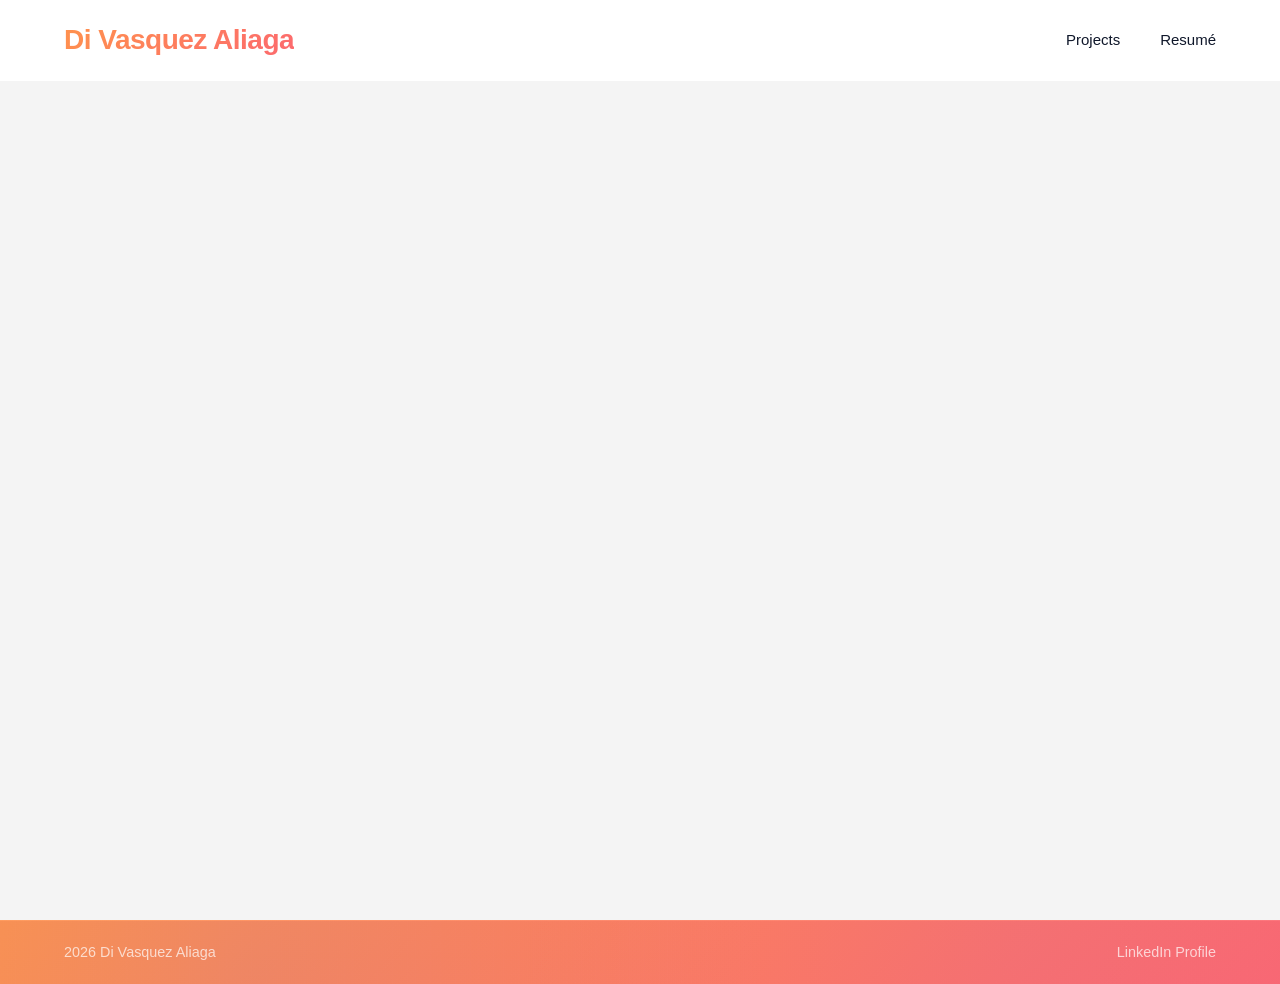
<file: resume-page.html>
<!DOCTYPE html>
<html lang="en">
<head>
    <meta charset="UTF-8">
    <meta name="viewport" content="width=device-width, initial-scale=1.0">
    <title>Di Vasquez Aliaga - Resume</title>
<!--    <link href="../../../Downloads/templatemo_593_personal_shape 3/templatemo-personal-style.css" rel="stylesheet">-->
	<link href="personal-style.css" rel="stylesheet" >
</head>
<body>
    <!-- Navigation -->
    <nav id="navbar">
        <div class="nav-container">
            <a href="index.html" style="text-decoration: none;"><div class="logo">Di Vasquez Aliaga</div></a>
            <ul class="nav-links">
				<li>
					<div class="dropdown">
					  <button class="dropbtn">Projects</button>
					  <div class="dropdown-content">
						<a href="project-myazrealty.html">Real Estate Marketing</a>
						<a href="project-noland.html">Noland Arbaugh Business Card</a>
						  <a href="project-golfshot-uiux.html">Golfshot GPS UI</a>
						<a href="project-golfshot-marketing.html">Golfshot GPS Marketing</a>
						<a href="project-TaT.html">"Thick as Thieves"</a>
						<a href="project-lauren'sloft.html">Lauren's Loft Logo</a>
					  </div>
					</div>
				</li>
                <li><a href="resume-page.html" target="_blank">Resumé</a></li>
            </ul>
            <div class="mobile-menu-toggle" id="mobileMenuToggle">
                <div class="hamburger"></div>
                <div class="hamburger"></div>
                <div class="hamburger"></div>
            </div>
        </div>
    </nav>

    <!-- Mobile Menu -->
    <div class="mobile-menu" id="mobileMenu">
        <ul class="mobile-nav-links">
            <li><a href="project-myazrealty.html">Real Estate Marketing</a></li>
			<li><a href="project-noland.html">Noland Arbaugh Business Card</a></li>
			<li><a href="project-golfshot-uiux.html">Golfshot GPS UI</a></li>
			<li><a href="project-golfshot-marketing.html">Golfshot GPS Marketing</a></li>
			<li><a href="project-TaT.html">"Thick as Thieves"</a></li>
			<li><a href="project-lauren'sloft.html">Lauren's Loft Logo</a></li>
            <li><a href="resume-page.html">Resumé</a></li>
        </ul>
    </div>
	
	
	<section id="portfolio" class="portfolio" style="background-color: #f4f4f4;">
        <div class="container">
			<object
			  data="document.pdf"
			  width="100%"
  			  height="100%"
			  type="application/pdf"
			  title="Embedded PDF Viewer"
			>
				  <iframe
					src="DiVasquezAliaga-resume2026.pdf"
						width="100%"
						height="800px"
						style="border: none;"
						title="Fallback PDF Viewer"
					  >
					<p>Your browser does not support PDFs. [Download the PDF](document.pdf)</p>
				  </iframe>
			</object>
		</div>
	</section>

    <!-- Footer -->
    <footer class="footer">
        <div class="container">
            <div class="footer-content">
                <div class="footer-left">
                    <p>2026 Di Vasquez Aliaga</p>
                </div>
                <div class="footer-right">
                    <a href="https://www.linkedin.com/in/diana-vasquez-aliaga-b4816412a/">LinkedIn Profile</a>
                </div>
            </div>
        </div>
    </footer>
<script src="templatemo-personal-javascripts.js"></script>

</body>
</html>
</file>
<file: templatemo-personal-style.css>
/*

TemplateMo 593 personal shape

https://templatemo.com/tm-593-personal-shape

*/

@charset "utf-8";
/* CSS Document */

        * {
            margin: 0;
            padding: 0;
            box-sizing: border-box;
        }

        /* Footer */
        .footer {
            background: linear-gradient(135deg, #0f172a 0%, #1e293b 50%, #312e81 100%);
            color: var(--text-light);
            padding: 3rem 0 2rem;
            border-top: 1px solid rgba(255, 255, 255, 0.1);
            position: relative;
            overflow: hidden;
        }

        .footer::before {
            content: '';
            position: absolute;
            top: 0;
            left: 0;
            right: 0;
            bottom: 0;
            background: url('data:image/svg+xml,<svg xmlns="http://www.w3.org/2000/svg" viewBox="0 0 100 100"><defs><pattern id="footer-grid" width="12" height="12" patternUnits="userSpaceOnUse"><path d="M 12 0 L 0 0 0 12" fill="none" stroke="rgba(255,255,255,0.05)" stroke-width="0.5"/></pattern></defs><rect width="100" height="100" fill="url(%23footer-grid)"/></svg>');
            opacity: 0.4;
        }

        .footer::after {
            content: '';
            position: absolute;
            top: 0;
            left: 0;
            right: 0;
            bottom: 0;
            background: radial-gradient(circle at 20% 80%, rgba(99, 102, 241, 0.1) 0%, transparent 50%),
                        radial-gradient(circle at 80% 20%, rgba(139, 92, 246, 0.08) 0%, transparent 50%);
        }

        .footer-content {
            display: flex;
            justify-content: space-between;
            align-items: center;
            flex-wrap: wrap;
            gap: 1rem;
            position: relative;
            z-index: 2;
        }

        .footer-left p {
            color: rgba(255, 255, 255, 0.7);
            font-size: 0.9rem;
            margin: 0;
        }

        .footer-right {
            display: flex;
            gap: 2rem;
            flex-wrap: wrap;
        }

        .footer-right a {
            color: rgba(255, 255, 255, 0.7);
            text-decoration: none;
            font-size: 0.9rem;
            transition: all 0.3s ease;
            position: relative;
        }

        .footer-right a:hover {
            color: var(--text-light);
            transform: translateY(-1px);
        }

        .footer-right a::after {
            content: '';
            position: absolute;
            width: 0;
            height: 1px;
            bottom: -3px;
            left: 0;
            background: var(--primary-color);
            transition: width 0.3s ease;
        }

        .footer-right a:hover::after {
            width: 100%;
        }

        /* Footer Mobile Responsiveness */
        @media (max-width: 768px) {
            .footer-content {
                flex-direction: column;
                text-align: center;
                gap: 1.5rem;
            }

            .footer-right {
                justify-content: center;
                gap: 1.5rem;
            }

            .footer-right a {
                font-size: 0.85rem;
            }
        }

        @media (max-width: 480px) {
            .footer-right {
                flex-direction: column;
                gap: 1rem;
            }
        }

        :root {
            --primary-color: #b4673c;
            --secondary-color: #55828b;
            --accent-color: #f59e0b;
            --accent-pink: #ec4899;
            --accent-cyan: #06b6d4;
            --text-primary: #0f172a;
            --text-secondary: #64748b;
            --text-light: #ffffff;
            --bg-primary: #ffffff;
            --bg-secondary: #f8fafc;
            --bg-dark: #0f172a;
            --bg-card: rgba(255, 255, 255, 0.95);
            --gradient-primary: linear-gradient(135deg, #667eea 0%, #764ba2 100%);
            --gradient-secondary: linear-gradient(135deg, #f093fb 0%, #f5576c 100%);
            --gradient-tertiary: linear-gradient(135deg, #4facfe 0%, #00f2fe 100%);
            --gradient-elegant: linear-gradient(135deg, #422315 0%, #b4673c 50%, #774f34 100%);
            --shadow-sm: 0 1px 2px 0 rgba(0, 0, 0, 0.05);
            --shadow-md: 0 4px 6px -1px rgba(0, 0, 0, 0.1), 0 2px 4px -1px rgba(0, 0, 0, 0.06);
            --shadow-lg: 0 10px 15px -3px rgba(0, 0, 0, 0.1), 0 4px 6px -2px rgba(0, 0, 0, 0.05);
            --shadow-xl: 0 20px 25px -5px rgba(0, 0, 0, 0.1), 0 10px 10px -5px rgba(0, 0, 0, 0.04);
            --shadow-2xl: 0 25px 50px -12px rgba(0, 0, 0, 0.25);
            --glass: rgba(255, 255, 255, 0.15);
            --glass-border: rgba(255, 255, 255, 0.2);
        }

        body {
            font-family: 'Segoe UI', 'Roboto', 'Helvetica Neue', 'Arial', sans-serif;
            line-height: 1.7;
            color: var(--text-primary);
            scroll-behavior: smooth;
            overflow-x: hidden;
            background: var(--bg-primary);
        }

        /* Navigation */
        nav {
            position: fixed;
            top: 0;
            width: 100%;
            background: rgba(255, 255, 255, 0.95);
            backdrop-filter: blur(20px);
            z-index: 1000;
            padding: 1rem 0;
            transition: all 0.4s cubic-bezier(0.4, 0, 0.2, 1);
            border-bottom: 1px solid rgba(255, 255, 255, 0.1);
        }

        nav.scrolled {
            background: rgba(255, 255, 255, 0.98);
            box-shadow: var(--shadow-lg);
            padding: 0.75rem 0;
        }

        .nav-container {
            max-width: 1400px;
            margin: 0 auto;
            padding: 0 4rem;
            display: flex;
            justify-content: space-between;
            align-items: center;
        }

        .logo {
            font-family: 'Segoe UI', 'Roboto', 'Helvetica Neue', 'Arial', sans-serif;
            font-size: 1.75rem;
            font-weight: 700;
            background: var(--gradient-elegant);
            -webkit-background-clip: text;
            background-clip: text;
            -webkit-text-fill-color: transparent;
            letter-spacing: -0.5px;
        }

        .nav-links {
            display: flex;
            list-style: none;
            gap: 2.5rem;
            align-items: center;
        }

        .nav-links a {
            text-decoration: none;
            color: var(--text-primary);
            font-weight: 500;
            font-size: 0.95rem;
            transition: all 0.3s cubic-bezier(0.4, 0, 0.2, 1);
            position: relative;
            padding: 0.5rem 0;
        }

        .nav-links a:hover {
            color: var(--primary-color);
            transform: translateY(-1px);
        }
     
        .nav-links a:hover::after {
            width: 100%;
        }

        /* Mobile Menu */
        .mobile-menu-toggle {
            display: none;
            flex-direction: column;
            cursor: pointer;
            padding: 0.5rem;
            z-index: 1001;
        }

        .hamburger {
            width: 25px;
            height: 3px;
            background: var(--text-primary);
            margin: 3px 0;
            transition: all 0.3s ease;
            border-radius: 1px;
        }

        .mobile-menu-toggle.active .hamburger:nth-child(1) {
            transform: rotate(-45deg) translate(-5px, 6px);
        }

        .mobile-menu-toggle.active .hamburger:nth-child(2) {
            opacity: 0;
        }

        .mobile-menu-toggle.active .hamburger:nth-child(3) {
            transform: rotate(45deg) translate(-5px, -6px);
        }

        .mobile-menu {
            position: fixed;
            top: 0;
            right: -100%;
            width: 100%;
            height: 100vh;
            background: rgba(15, 23, 42, 0.98);
            backdrop-filter: blur(20px);
            display: flex;
            flex-direction: column;
            justify-content: center;
            align-items: center;
            transition: right 0.4s cubic-bezier(0.4, 0, 0.2, 1);
            z-index: 999;
        }

        .mobile-menu.active {
            right: 0;
        }

        .mobile-nav-links {
            list-style: none;
            text-align: center;
        }

        .mobile-nav-links li {
            margin: 2rem 0;
            opacity: 0;
            transform: translateY(30px);
            transition: all 0.4s cubic-bezier(0.4, 0, 0.2, 1);
        }

        .mobile-menu.active .mobile-nav-links li {
            opacity: 1;
            transform: translateY(0);
        }

        .mobile-menu.active .mobile-nav-links li:nth-child(1) { transition-delay: 0.1s; }
        .mobile-menu.active .mobile-nav-links li:nth-child(2) { transition-delay: 0.2s; }
        .mobile-menu.active .mobile-nav-links li:nth-child(3) { transition-delay: 0.3s; }
        .mobile-menu.active .mobile-nav-links li:nth-child(4) { transition-delay: 0.4s; }

        .mobile-nav-links a {
            font-family: 'Segoe UI', 'Roboto', 'Helvetica Neue', 'Arial', sans-serif;
            font-size: 2.5rem;
            font-weight: 500;
            color: var(--text-light);
            text-decoration: none;
            transition: all 0.3s ease;
            background: var(--gradient-elegant);
            -webkit-background-clip: text;
            background-clip: text;
            -webkit-text-fill-color: transparent;
        }

        .mobile-nav-links a:hover {
            transform: scale(1.05);
        }

        /* Hero Section */
        .hero {
            height: 100vh;
            display: flex;
            align-items: center;
            justify-content: center;
            background: var(--gradient-elegant);
            position: relative;
            overflow: hidden;
        }

        .hero::before {
            content: '';
            position: absolute;
            top: 0;
            left: 0;
            right: 0;
            bottom: 0;
            background: url('data:image/svg+xml,<svg xmlns="http://www.w3.org/2000/svg" viewBox="0 0 100 100"><defs><pattern id="grid" width="10" height="10" patternUnits="userSpaceOnUse"><path d="M 10 0 L 0 0 0 10" fill="none" stroke="rgba(255,255,255,0.1)" stroke-width="0.5"/></pattern></defs><rect width="100" height="100" fill="url(%23grid)"/></svg>');
            animation: float 25s ease-in-out infinite;
            opacity: 0.7;
        }

        .hero::after {
            content: '';
            position: absolute;
            top: 0;
            left: 0;
            right: 0;
            bottom: 0;
            background: radial-gradient(circle at 20% 80%, rgba(255, 255, 255, 0.1) 0%, transparent 50%),
                        radial-gradient(circle at 80% 20%, rgba(255, 255, 255, 0.1) 0%, transparent 50%);
            animation: pulse 4s ease-in-out infinite alternate;
        }

        /* Floating Shapes */
        .floating-shapes {
            position: absolute;
            top: 0;
            left: 0;
            width: 100%;
            height: 100%;
            pointer-events: none;
            z-index: 1;
        }

        .shape {
            position: absolute;
            background: rgba(255, 255, 255, 0.1);
            border-radius: 50%;
        }

        .shape-1 {
            width: 80px;
            height: 80px;
            top: 20%;
            left: 10%;
            animation: floatShape1 20s ease-in-out infinite;
        }

        .shape-2 {
            width: 120px;
            height: 120px;
            top: 60%;
            right: 15%;
            background: rgba(255, 255, 255, 0.08);
            animation: floatShape2 25s ease-in-out infinite reverse;
        }

        .shape-3 {
            width: 60px;
            height: 60px;
            top: 30%;
            right: 25%;
            background: rgba(255, 255, 255, 0.12);
            animation: floatShape3 18s ease-in-out infinite;
        }

        .shape-4 {
            width: 100px;
            height: 100px;
            bottom: 25%;
            left: 20%;
            background: rgba(255, 255, 255, 0.06);
            border-radius: 20px;
            animation: floatShape4 22s ease-in-out infinite;
        }

        .shape-5 {
            width: 40px;
            height: 40px;
            top: 15%;
            right: 40%;
            background: rgba(255, 255, 255, 0.15);
            animation: floatShape5 16s ease-in-out infinite reverse;
        }

        .shape-6 {
            width: 140px;
            height: 140px;
            bottom: 15%;
            right: 10%;
            background: rgba(255, 255, 255, 0.04);
            border-radius: 30px;
            animation: floatShape6 28s ease-in-out infinite;
        }

        @keyframes floatShape1 {
            0%, 100% { transform: translateY(0px) translateX(0px) rotate(0deg); }
            25% { transform: translateY(-30px) translateX(20px) rotate(90deg); }
            50% { transform: translateY(-15px) translateX(-10px) rotate(180deg); }
            75% { transform: translateY(-40px) translateX(15px) rotate(270deg); }
        }

        @keyframes floatShape2 {
            0%, 100% { transform: translateY(0px) translateX(0px) scale(1); }
            33% { transform: translateY(25px) translateX(-20px) scale(1.1); }
            66% { transform: translateY(-20px) translateX(25px) scale(0.9); }
        }

        @keyframes floatShape3 {
            0%, 100% { transform: translateY(0px) translateX(0px) rotate(0deg); }
            50% { transform: translateY(-25px) translateX(-30px) rotate(180deg); }
        }

        @keyframes floatShape4 {
            0%, 100% { transform: translateY(0px) translateX(0px) rotate(0deg); }
            25% { transform: translateY(20px) translateX(-15px) rotate(45deg); }
            50% { transform: translateY(-10px) translateX(30px) rotate(90deg); }
            75% { transform: translateY(15px) translateX(-20px) rotate(135deg); }
        }

        @keyframes floatShape5 {
            0%, 100% { transform: translateY(0px) translateX(0px) scale(1); }
            50% { transform: translateY(-35px) translateX(20px) scale(1.2); }
        }

        @keyframes floatShape6 {
            0%, 100% { transform: translateY(0px) translateX(0px) rotate(0deg); }
            33% { transform: translateY(-15px) translateX(10px) rotate(60deg); }
            66% { transform: translateY(10px) translateX(-25px) rotate(120deg); }
        }

        @keyframes float {
            0%, 100% { transform: translateY(0px) rotate(0deg); }
            50% { transform: translateY(-20px) rotate(1deg); }
        }

        @keyframes pulse {
            0% { opacity: 0.5; }
            100% { opacity: 0.8; }
        }

        .hero-content {
            text-align: center;
            color: var(--text-light);
            z-index: 2;
            position: relative;
            max-width: 900px;
            padding: 0 2rem;
        }

        .hero-subtitle {
            font-size: 1.1rem;
            font-weight: 500;
            letter-spacing: 2px;
            text-transform: uppercase;
            opacity: 0;
            transform: translateY(30px);
            animation: fadeInUp 1s ease 0.2s forwards;
            margin-bottom: 1rem;
            color: rgba(255, 255, 255, 0.8);
        }

        .hero h1 {
            font-family: 'Segoe UI', 'Roboto', 'Helvetica Neue', 'Arial', sans-serif;
            font-size: 5rem;
            font-weight: 700;
            margin-bottom: 1.5rem;
            opacity: 0;
            transform: translateY(30px);
            animation: fadeInUp 1s ease 0.4s forwards;
            line-height: 1.1;
            letter-spacing: -1px;
        }

        .hero .subtitle {
            font-size: 1.3rem;
            margin-bottom: 3rem;
            opacity: 0;
            transform: translateY(30px);
            animation: fadeInUp 1s ease 0.6s forwards;
            color: rgba(255, 255, 255, 0.9);
            font-weight: 400;
            max-width: 600px;
            margin-left: auto;
            margin-right: auto;
        }

        .cta-button {
            display: inline-block;
            padding: 1.2rem 3rem;
            background: rgba(255, 255, 255, 0.2);
            color: var(--text-light);
            text-decoration: none;
            border-radius: 50px;
            font-weight: 600;
            font-size: 1rem;
            transform: translateY(30px);
            opacity: 0;
            animation: fadeInUp 1s ease 0.8s forwards;
            transition: all 0.4s cubic-bezier(0.4, 0, 0.2, 1);
            border: 2px solid rgba(255, 255, 255, 0.3);
            backdrop-filter: blur(10px);
            letter-spacing: 0.5px;
        }

        .cta-button:hover {
            transform: translateY(-3px);
            background: rgba(255, 255, 255, 0.25);
            box-shadow: 0 20px 40px rgba(0, 0, 0, 0.2);
            border-color: rgba(255, 255, 255, 0.4);
        }

        @keyframes fadeInUp {
            to {
                opacity: 1;
                transform: translateY(0);
            }
        }

        /* Scroll Indicator */
        .scroll-indicator {
            position: absolute;
            bottom: 40px;
            left: 50%;
            transform: translateX(-50%);
            width: 30px;
            height: 50px;
            border: 2px solid rgba(255, 255, 255, 0.6);
            border-radius: 25px;
            cursor: pointer;
            transition: all 0.3s ease;
        }

        .scroll-indicator:hover {
            border-color: rgba(255, 255, 255, 0.9);
        }

        .scroll-indicator::before {
            content: '';
            position: absolute;
            top: 10px;
            left: 50%;
            width: 6px;
            height: 6px;
            background: rgba(255, 255, 255, 0.8);
            border-radius: 50%;
            transform: translateX(-50%);
            animation: scroll 2s infinite;
        }

        @keyframes scroll {
            0% { transform: translateX(-50%) translateY(0); opacity: 1; }
            100% { transform: translateX(-50%) translateY(20px); opacity: 0; }
        }

        /* Section Styles */
        section {
            padding: 5rem 0 2rem 0;
        }

        .container {
			border: 1px solid lightgray;
            max-width: 1400px;
            margin: 0 auto;
            padding: 0 4rem;
        }

        .section-title {
            text-align: center;
            font-family: 'Segoe UI', 'Roboto', 'Helvetica Neue', 'Arial', sans-serif;
            font-size: 2.5rem;
            font-weight: 600;
            margin-bottom: 2rem;
            background: var(--gradient-elegant);
            -webkit-background-clip: text;
            background-clip: text;
            -webkit-text-fill-color: transparent;
            letter-spacing: -1px;
            position: relative;
        }

        /* About Section */
        .about {
            background: var(--bg-secondary);
            position: relative;
        }

        .about::before {
            content: '';
            position: absolute;
            top: 0;
            left: 0;
            right: 0;
            bottom: 0;
            background: radial-gradient(circle at 10% 20%, rgba(99, 102, 241, 0.05) 0%, transparent 50%);
        }

        .about-content {
            display: grid;
            grid-template-columns: 1fr 1.5fr;
            gap: 6rem;
            align-items: center;
            position: relative;
        }

        .about-image {
            width: 100%;
            height: 500px;
            background: url('images/orange-shirt-cutout.png') center/cover;
            position: relative;
            overflow: hidden;
            transform: rotate(-2deg);
            transition: transform 0.4s ease;
        }

        .about-image::before {
            content: '';
            position: absolute;
            top: 0;
            left: 0;
            right: 0;
            bottom: 0;
            transition: opacity 0.3s ease;
        }

        .about-image:hover::before {
            opacity: 0.7;
        }

        .about-image::after {

        }

        .about-text h3 {
            font-family: 'Segoe UI', 'Roboto', 'Helvetica Neue', 'Arial', sans-serif;
            font-size: 2.5rem;
            margin-bottom: 2rem;
            color: var(--text-primary);
            font-weight: 500;
            line-height: 1.3;
        }

        .about-text p {
            font-size: 1.2rem;
            color: var(--text-secondary);
            margin-bottom: 2rem;
            line-height: 1.8;
        }

        .skills {
            display: flex;
            gap: 1rem;
            flex-wrap: wrap;
            margin-top: 3rem;
        }

        .skill-tag {
            padding: 0.75rem 1.5rem;
            background: var(--bg-card);
            color: var(--primary-color);
            border-radius: 30px;
            font-size: 0.9rem;
            font-weight: 600;
            border: 1px solid rgba(99, 102, 241, 0.2);
            transition: all 0.3s ease;
            backdrop-filter: blur(10px);
        }

        .skill-tag:hover {
            background: var(--primary-color);
            color: var(--text-light);
            transform: translateY(-2px);
            box-shadow: var(--shadow-lg);
        }

        /* Portfolio Section */
        .portfolio {
            background: var(--bg-primary);
        }

        .portfolio-grid {
            display: grid;
            grid-template-columns: repeat(2, 1fr);
            gap: 3rem;
            margin-top: 1rem;
        }

        .portfolio-item {
            background: var(--bg-card);
            border-radius: 15px;
            overflow: hidden;
            box-shadow: var(--shadow-lg);
            transition: all 0.4s cubic-bezier(0.4, 0, 0.2, 1);
            transform: translateY(20px);
            opacity: 0;
            border: 1px solid rgba(255, 255, 255, 0.2);
            backdrop-filter: blur(10px);
        }

        .portfolio-item.animate {
            transform: translateY(0);
            opacity: 1;
        }

        .portfolio-item:hover {
            transform: translateY(-15px);
            box-shadow: var(--shadow-2xl);
        }

        .portfolio-image {
            width: 100%;
            height: 300px;
            background: var(--gradient-primary);
            position: relative;
            overflow: hidden;
            background-size: cover;
            background-position: center;
        }

        .portfolio-item:nth-child(1) .portfolio-image {
            background-image: url('images/myaz-cover.png');
        }

        .portfolio-item:nth-child(2) .portfolio-image {
            background-image: url('images/Golfshot-android.jpg');
        }

        .portfolio-item:nth-child(3) .portfolio-image {
            background-image: url('images/golfshot-artboards.png');
        }

        .portfolio-item:nth-child(4) .portfolio-image {
            background-image: url('images/LL-bags.png');
        }

        .portfolio-item:nth-child(5) .portfolio-image {
            background-image: url('images/marketing-strategy-women.jpg');
        }

        .portfolio-item:nth-child(6) .portfolio-image {
            background-image: url('images/portfolio-website-girl.jpg');
        }

        .portfolio-image::before {
            content: '';
            position: absolute;
            top: 0;
            left: 0;
            right: 0;
            bottom: 0;
/*            background: linear-gradient(135deg, rgba(0, 0, 0, 0.3) 0%, rgba(0, 0, 0, 0.1) 100%);*/
            transition: all 0.3s ease;
        }

        .portfolio-item:hover .portfolio-image::before {
/*            background: linear-gradient(135deg, rgba(85, 130, 139, 0.4) 0%, rgba(111, 174, 186, 0.3) 100%);*/
/*			background: linear-gradient(135deg, rgba(226, 133, 81, 0.4) 0%, rgba(180, 103, 160, 0.3) 100%);*/
        }

        .portfolio-content {
            padding: 2rem;
        }

        .portfolio-content h4 {
            font-family: 'Segoe UI', 'Roboto', 'Helvetica Neue', 'Arial', sans-serif;
            font-size: 1.5rem;
            margin-bottom: 1rem;
            color: var(--text-primary);
            font-weight: 600;
        }

        .portfolio-content p {
            color: var(--text-secondary);
            margin-bottom: 1.5rem;
            line-height: 1.7;
        }

        .portfolio-tech {
            display: flex;
            gap: 0.75rem;
            flex-wrap: wrap;
        }

        .tech-tag {
            padding: 0.4rem 1rem;
            background: var(--bg-secondary);
            color: var(--text-secondary);
            border-radius: 20px;
            font-size: 0.85rem;
            font-weight: 500;
            transition: all 0.3s ease;
        }

        .tech-tag:hover {
            background: var(--primary-color);
            color: var(--text-light);
        }

        /* Contact Section */
        .contact {
            background: linear-gradient(135deg, #3b4cb8 0%, #4a2c65 50%, #9c35a8 100%);
            color: var(--text-light);
            position: relative;
            overflow: hidden;
        }

        .contact::before {
            content: '';
            position: absolute;
            top: 0;
            left: 0;
            right: 0;
            bottom: 0;
            background: url('data:image/svg+xml,<svg xmlns="http://www.w3.org/2000/svg" viewBox="0 0 100 100"><defs><pattern id="contact-grid" width="8" height="8" patternUnits="userSpaceOnUse"><path d="M 8 0 L 0 0 0 8" fill="none" stroke="rgba(255,255,255,0.08)" stroke-width="0.5"/></pattern></defs><rect width="100" height="100" fill="url(%23contact-grid)"/></svg>');
            animation: contactFloat 30s ease-in-out infinite;
            opacity: 0.6;
        }

        .contact::after {
            content: '';
            position: absolute;
            top: 0;
            left: 0;
            right: 0;
            bottom: 0;
            background: radial-gradient(circle at 25% 75%, rgba(255, 255, 255, 0.08) 0%, transparent 50%),
                        radial-gradient(circle at 75% 25%, rgba(255, 255, 255, 0.06) 0%, transparent 50%),
                        radial-gradient(circle at 50% 50%, rgba(139, 92, 246, 0.1) 0%, transparent 70%);
            animation: contactPulse 6s ease-in-out infinite alternate;
        }

        /* Contact Floating Shapes */
        .contact-floating-shapes {
            position: absolute;
            top: 0;
            left: 0;
            width: 100%;
            height: 100%;
            pointer-events: none;
            z-index: 1;
        }

        .contact-shape {
            position: absolute;
            background: rgba(255, 255, 255, 0.08);
            border-radius: 50%;
        }

        .contact-shape-1 {
            width: 70px;
            height: 70px;
            top: 15%;
            left: 8%;
            animation: contactFloatShape1 24s ease-in-out infinite;
        }

        .contact-shape-2 {
            width: 110px;
            height: 110px;
            top: 65%;
            right: 12%;
            background: rgba(255, 255, 255, 0.06);
            animation: contactFloatShape2 28s ease-in-out infinite reverse;
        }

        .contact-shape-3 {
            width: 55px;
            height: 55px;
            top: 25%;
            right: 30%;
            background: rgba(255, 255, 255, 0.1);
            animation: contactFloatShape3 20s ease-in-out infinite;
        }

        .contact-shape-4 {
            width: 90px;
            height: 90px;
            bottom: 20%;
            left: 18%;
            background: rgba(255, 255, 255, 0.05);
            border-radius: 25px;
            animation: contactFloatShape4 26s ease-in-out infinite;
        }

        .contact-shape-5 {
            width: 35px;
            height: 35px;
            top: 12%;
            right: 45%;
            background: rgba(255, 255, 255, 0.12);
            animation: contactFloatShape5 18s ease-in-out infinite reverse;
        }

        .contact-shape-6 {
            width: 130px;
            height: 130px;
            bottom: 12%;
            right: 8%;
            background: rgba(255, 255, 255, 0.04);
            border-radius: 35px;
            animation: contactFloatShape6 32s ease-in-out infinite;
        }

        @keyframes contactFloatShape1 {
            0%, 100% { transform: translateY(0px) translateX(0px) rotate(0deg); }
            25% { transform: translateY(-25px) translateX(15px) rotate(90deg); }
            50% { transform: translateY(-10px) translateX(-8px) rotate(180deg); }
            75% { transform: translateY(-35px) translateX(12px) rotate(270deg); }
        }

        @keyframes contactFloatShape2 {
            0%, 100% { transform: translateY(0px) translateX(0px) scale(1); }
            33% { transform: translateY(20px) translateX(-15px) scale(1.05); }
            66% { transform: translateY(-15px) translateX(20px) scale(0.95); }
        }

        @keyframes contactFloatShape3 {
            0%, 100% { transform: translateY(0px) translateX(0px) rotate(0deg); }
            50% { transform: translateY(-20px) translateX(-25px) rotate(180deg); }
        }

        @keyframes contactFloatShape4 {
            0%, 100% { transform: translateY(0px) translateX(0px) rotate(0deg); }
            25% { transform: translateY(15px) translateX(-12px) rotate(30deg); }
            50% { transform: translateY(-8px) translateX(25px) rotate(60deg); }
            75% { transform: translateY(12px) translateX(-18px) rotate(90deg); }
        }

        @keyframes contactFloatShape5 {
            0%, 100% { transform: translateY(0px) translateX(0px) scale(1); }
            50% { transform: translateY(-30px) translateX(15px) scale(1.15); }
        }

        @keyframes contactFloatShape6 {
            0%, 100% { transform: translateY(0px) translateX(0px) rotate(0deg); }
            33% { transform: translateY(-12px) translateX(8px) rotate(45deg); }
            66% { transform: translateY(8px) translateX(-20px) rotate(90deg); }
        }

        @keyframes contactFloat {
            0%, 100% { transform: translateY(0px) rotate(0deg); }
            33% { transform: translateY(-15px) rotate(0.5deg); }
            66% { transform: translateY(-10px) rotate(-0.5deg); }
        }

        @keyframes contactPulse {
            0% { opacity: 0.4; }
            100% { opacity: 0.7; }
        }

        .contact-content {
            text-align: center;
            max-width: 700px;
            margin: 0 auto;
            position: relative;
            z-index: 10;
        }

        .contact .section-title {
            color: var(--text-light);
            background: linear-gradient(135deg, #ffffff 0%, #e2e8f0 100%);
            -webkit-background-clip: text;
            background-clip: text;
            -webkit-text-fill-color: transparent;
        }

        .contact-form {
            display: grid;
            gap: 2rem;
            margin-top: 3rem;
        }

        .form-row {
            display: grid;
            grid-template-columns: 1fr 1fr;
            gap: 2rem;
        }

        .form-group {
            display: grid;
            gap: 0.75rem;
            text-align: left;
        }

        .form-group label {
            font-weight: 500;
            color: rgba(255, 255, 255, 0.9);
            font-size: 0.9rem;
        }

        .form-group input,
        .form-group textarea {
            padding: 1.2rem;
            border: 1px solid rgba(255, 255, 255, 0.2);
            border-radius: 15px;
            background: rgba(255, 255, 255, 0.08);
            color: var(--text-light);
            font-family: 'Segoe UI', 'Roboto', 'Helvetica Neue', 'Arial', sans-serif;
            font-size: 1rem;
            font-weight: 400;
            transition: all 0.3s cubic-bezier(0.4, 0, 0.2, 1);
            backdrop-filter: blur(10px);
            resize: vertical;
        }

        .form-group input:focus,
        .form-group textarea:focus {
            outline: none;
            background: rgba(255, 255, 255, 0.12);
            border-color: var(--primary-color);
            box-shadow: 0 0 0 3px rgba(99, 102, 241, 0.1);
        }

        .form-group input::placeholder,
        .form-group textarea::placeholder {
            color: rgba(255, 255, 255, 0.5);
        }

        .submit-btn {
            padding: 1.2rem 3rem;
            background: var(--gradient-primary);
            color: var(--text-light);
            border: none;
            border-radius: 50px;
            font-size: 1rem;
            font-weight: 600;
            cursor: pointer;
            transition: all 0.4s cubic-bezier(0.4, 0, 0.2, 1);
            margin-top: 1rem;
            letter-spacing: 0.5px;
        }

        .submit-btn:hover {
            transform: translateY(-3px);
            box-shadow: 0 20px 40px rgba(99, 102, 241, 0.3);
        }

        /* Animation Classes */
        .fade-in {
            opacity: 0;
            transform: translateY(40px);
            transition: all 0.8s cubic-bezier(0.4, 0, 0.2, 1);
        }

        .fade-in.animate {
            opacity: 1;
            transform: translateY(0);
        }

        .slide-in-left {
            opacity: 0;
            transform: translateX(-60px);
            transition: all 0.8s cubic-bezier(0.4, 0, 0.2, 1);
        }

        .slide-in-left.animate {
            opacity: 1;
            transform: translateX(0);
        }

        .slide-in-right {
            opacity: 0;
            transform: translateX(60px);
            transition: all 0.8s cubic-bezier(0.4, 0, 0.2, 1);
        }

        .slide-in-right.animate {
            opacity: 1;
            transform: translateX(0);
        }

        /* Mobile Responsiveness */
        @media (max-width: 1024px) {
            .portfolio-grid {
                grid-template-columns: repeat(2, 1fr);
                gap: 2rem;
            }

            .about-content {
                grid-template-columns: 1fr;
                gap: 4rem;
            }

            .hero h1 {
                font-size: 4rem;
            }
        }

        @media (max-width: 768px) {
            .nav-links {
                display: none;
            }

            .mobile-menu-toggle {
                display: flex;
            }

            .hero h1 {
                font-size: 3rem;
            }

            .hero .subtitle {
                font-size: 1.1rem;
            }

            .section-title {
                font-size: 2.5rem;
            }

            .portfolio-grid {
                grid-template-columns: 1fr;
            }

            .container {
                padding: 0 1.5rem;
            }

            section {
                padding: 5rem 0;
            }

            .form-row {
                grid-template-columns: 1fr;
                gap: 1.5rem;
            }

            .about-text h3 {
                font-size: 2rem;
            }

            .skills {
                margin-top: 2rem;
            }
        }

        @media (max-width: 480px) {
            .hero h1 {
                font-size: 2.5rem;
            }

            .section-title {
                font-size: 2rem;
            }

            .nav-container {
                padding: 0 1rem;
            }

            .container {
                padding: 0 1rem;
            }
        }
</file>
<file: personal-style.css>
/*

TemplateMo 593 personal shape

https://templatemo.com/tm-593-personal-shape

*/

@charset "utf-8";
/* CSS Document */

        * {
            margin: 0;
            padding: 0;
            box-sizing: border-box;
        }

        /* Footer */
        .footer {
            background: var(--gradient-elegant);
            color: var(--text-light);
            padding: 1.2rem 0 1.2rem;
            border-top: 1px solid rgba(255, 255, 255, 0.1);
            position: relative;
            overflow: hidden;
        }

        .footer::before {
            content: '';
            position: absolute;
            top: 0;
            left: 0;
            right: 0;
            bottom: 0;
            background: url('data:image/svg+xml,<svg xmlns="http://www.w3.org/2000/svg" viewBox="0 0 100 100"><defs><pattern id="footer-grid" width="12" height="12" patternUnits="userSpaceOnUse"><path d="M 12 0 L 0 0 0 12" fill="none" stroke="rgba(255,255,255,0.05)" stroke-width="0.5"/></pattern></defs><rect width="100" height="100" fill="url(%23footer-grid)"/></svg>');
            opacity: 0.4;
        }

        .footer::after {
            content: '';
            position: absolute;
            top: 0;
            left: 0;
            right: 0;
            bottom: 0;
            background: radial-gradient(circle at 20% 80%, rgba(99, 102, 241, 0.1) 0%, transparent 50%),
                        radial-gradient(circle at 80% 20%, rgba(139, 92, 246, 0.08) 0%, transparent 50%);
        }

        .footer-content {
            display: flex;
            justify-content: space-between;
            align-items: center;
            flex-wrap: wrap;
            gap: 1rem;
            position: relative;
            z-index: 2;
        }

        .footer-left p {
            color: rgba(255, 255, 255, 0.7);
            font-size: 0.9rem;
            margin: 0;
        }

        .footer-right {
            display: flex;
            gap: 2rem;
            flex-wrap: wrap;
        }

        .footer-right a {
            color: rgba(255, 255, 255, 0.7);
            text-decoration: none;
            font-size: 0.9rem;
            transition: all 0.3s ease;
            position: relative;
        }

        .footer-right a:hover {
            color: var(--text-light);
            transform: translateY(-1px);
        }

        .footer-right a::after {
            content: '';
            position: absolute;
            width: 0;
            height: 1px;
            bottom: -3px;
            left: 0;
            background: var(--primary-color);
            transition: width 0.3s ease;
        }

        .footer-right a:hover::after {
            width: 100%;
        }

        /* Footer Mobile Responsiveness */
        @media (max-width: 768px) {
            .footer-content {
                flex-direction: column;
                text-align: center;
                gap: 1.5rem;
            }

            .footer-right {
                justify-content: center;
                gap: 1.5rem;
            }

            .footer-right a {
                font-size: 0.85rem;
            }
        }

        @media (max-width: 480px) {
            .footer-right {
                flex-direction: column;
                gap: 1rem;
            }
        }

        :root {
            --primary-color: #fc686f;
            --secondary-color: #6FAEBA;
            --accent-color: #f59e0b;
            --accent-pink: #ec4899;
            --accent-cyan: #06b6d4;
            --text-primary: #0f172a;
            --text-secondary: #64748b;
            --text-light: #ffffff;
			--text-orange: #fc686f;
            --bg-primary: #ffffff;
            --bg-secondary: #f8fafc;
            --bg-dark: #0f172a;
            --bg-card: rgba(255, 255, 255, 0.95);
            --gradient-primary: linear-gradient(135deg, #667eea 0%, #764ba2 100%);
            --gradient-secondary: linear-gradient(135deg, #f093fb 0%, #f5576c 100%);
            --gradient-tertiary: linear-gradient(135deg, #4facfe 0%, #00f2fe 100%);
            --gradient-elegant: linear-gradient(135deg, #ff934c 0%, #fc686f 100%);
            --shadow-sm: 0 1px 2px 0 rgba(0, 0, 0, 0.05);
            --shadow-md: 0 4px 6px -1px rgba(0, 0, 0, 0.1), 0 2px 4px -1px rgba(0, 0, 0, 0.06);
            --shadow-lg: 0 10px 15px -3px rgba(0, 0, 0, 0.1), 0 4px 6px -2px rgba(0, 0, 0, 0.05);
            --shadow-xl: 0 20px 25px -5px rgba(0, 0, 0, 0.1), 0 10px 10px -5px rgba(0, 0, 0, 0.04);
            --shadow-2xl: 0 25px 50px -12px rgba(0, 0, 0, 0.25);
            --glass: rgba(255, 255, 255, 0.15);
            --glass-border: rgba(255, 255, 255, 0.2);
        }

        body {
            font-family: 'Segoe UI', 'Roboto', 'Helvetica Neue', 'Arial', sans-serif;
            line-height: 1.7;
            color: var(--text-primary);
            scroll-behavior: smooth;
            overflow-x: hidden;
            background: var(--bg-primary);
        }

        /* Navigation */
        nav {
            position: fixed;
            top: 0;
            width: 100%;
            background: rgba(255, 255, 255, 0.95);
            backdrop-filter: blur(20px);
            z-index: 1000;
            padding: 1rem 0;
            transition: all 0.4s cubic-bezier(0.4, 0, 0.2, 1);
            border-bottom: 1px solid rgba(255, 255, 255, 0.1);
        }

        nav.scrolled {
            background: rgba(255, 255, 255, 0.98);
            box-shadow: var(--shadow-lg);
            padding: 0.75rem 0;
        }

        .nav-container {
            max-width: 1400px;
            margin: 0 auto;
            padding: 0 4rem;
            display: flex;
            justify-content: space-between;
            align-items: center;
        }

        .logo {
            font-family: 'Segoe UI', 'Roboto', 'Helvetica Neue', 'Arial', sans-serif;
            font-size: 1.75rem;
            font-weight: 700;
            background: var(--gradient-elegant);
            -webkit-background-clip: text;
            background-clip: text;
            -webkit-text-fill-color: transparent;
            letter-spacing: -0.5px;
        }

        .nav-links {
            display: flex;
            list-style: none;
            gap: 2.5rem;
            align-items: center;
        }

        .nav-links a {
            text-decoration: none;
            color: var(--text-primary);
			font-family: 'Segoe UI', 'Roboto', 'Helvetica Neue', 'Arial', sans-serif;
            font-weight: 500;
            font-size: 15px;
            transition: all 0.3s cubic-bezier(0.4, 0, 0.2, 1);
            position: relative;
            padding: 0.5rem 0;
        }

        .nav-links a:hover {
            color: var(--primary-color);
            transform: translateY(-1px);
        }
     
        .nav-links a:hover::after {
            width: 100%;
        }
		
		.dropbtn {
		  background-color: inherit;
		  text-decoration: none;
          color: var(--text-primary);
			font-family: 'Segoe UI', 'Roboto', 'Helvetica Neue', 'Arial', sans-serif;
            font-weight: 500 !important;
            font-size: 15px;
		  border: none;
		}

		.dropdown {
		  position: relative;
		  display: inline-block;
		}

		.dropdown-content {
		  display: none;
		  position: absolute;
		  background-color: var(--bg-secondary);
		  min-width: 160px;
		  box-shadow: 0px 8px 16px 0px rgba(0,0,0,0.2);
		  z-index: 1;
		  line-height: 1.4;
		}

		.dropdown-content a {
		  color: var(--text-primary);
		  padding: 10px 16px;
		  text-decoration: none;
		  display: block;
		}

		.dropdown-content a:hover {background-color: var(bg-secondary);}

		.dropdown:hover .dropdown-content {display: block;}

		.dropdown:hover .dropbtn {color: var(--primary-color);}


        /* Mobile Menu */
        .mobile-menu-toggle {
            display: none;
            flex-direction: column;
            cursor: pointer;
            padding: 0.5rem;
            z-index: 1001;
        }

        .hamburger {
            width: 25px;
            height: 3px;
            background: var(--text-primary);
            margin: 3px 0;
            transition: all 0.3s ease;
            border-radius: 1px;
        }

        .mobile-menu-toggle.active .hamburger:nth-child(1) {
            transform: rotate(-45deg) translate(-5px, 6px);
        }

        .mobile-menu-toggle.active .hamburger:nth-child(2) {
            opacity: 0;
        }

        .mobile-menu-toggle.active .hamburger:nth-child(3) {
            transform: rotate(45deg) translate(-5px, -6px);
        }

        .mobile-menu {
            position: fixed;
            top: 0;
            right: -100%;
            width: 100%;
            height: 100vh;
            background: var(--gradient-elegant);
            backdrop-filter: blur(20px);
            display: flex;
            flex-direction: column;
            justify-content: center;
            align-items: center;
            transition: right 0.4s cubic-bezier(0.4, 0, 0.2, 1);
            z-index: 999;
        }

        .mobile-menu.active {
            right: 0;
        }

        .mobile-nav-links {
            list-style: none;
            text-align: center;
        }

        .mobile-nav-links li {
            margin: 2rem 0;
            opacity: 0;
            transform: translateY(30px);
            transition: all 0.4s cubic-bezier(0.4, 0, 0.2, 1);
        }

        .mobile-menu.active .mobile-nav-links li {
            opacity: 1;
            transform: translateY(0);
        }

        .mobile-menu.active .mobile-nav-links li:nth-child(1) { transition-delay: 0.1s; }
        .mobile-menu.active .mobile-nav-links li:nth-child(2) { transition-delay: 0.2s; }
        .mobile-menu.active .mobile-nav-links li:nth-child(3) { transition-delay: 0.3s; }
        .mobile-menu.active .mobile-nav-links li:nth-child(4) { transition-delay: 0.4s; }

        .mobile-nav-links a {
            font-family: 'Segoe UI', 'Roboto', 'Helvetica Neue', 'Arial', sans-serif;
            font-size: 1.3rem;
            font-weight: 500;
			color: #f8fafc;
/*            color: var(--text-light);*/
            text-decoration: none;
            transition: all 0.3s ease;
			background: #f8fafc;
            -webkit-background-clip: text;
            background-clip: text;
            -webkit-text-fill-color: transparent;
        }

        .mobile-nav-links a:hover {
            transform: scale(1.05);
        }

        /* Hero Section */
        .hero {
            height: 40vh;
            display: flex;
            align-items: center;
            justify-content: center;
			background-color: #FFF7E6;
			background-repeat: no-repeat;
			background-position: center;
			background-width: 100%;
            position: relative;
            overflow: hidden;
        }
		



        @keyframes float {
            0%, 100% { transform: translateY(0px) rotate(0deg); }
            50% { transform: translateY(-20px) rotate(1deg); }
        }

        @keyframes pulse {
            0% { opacity: 0.5; }
            100% { opacity: 0.8; }
        }

        .hero-content {
            text-align: center;
            z-index: 2;
            position: relative;
            max-width: 900px;
            padding: 0 2rem;
        }

        .hero-subtitle {
            font-size: 1.1rem;
            font-weight: 500;
            letter-spacing: 2px;
            text-transform: uppercase;
            opacity: 0;
            transform: translateY(30px);
            animation: fadeInUp 1s ease 0.2s forwards;
            margin-bottom: 1rem;
            color: rgba(255, 255, 255, 0.8);
        }

        .hero h1 {
            font-family: 'Segoe UI', 'Roboto', 'Helvetica Neue', 'Arial', sans-serif;
            font-size: 3rem;
            font-weight: 700;
            margin-bottom: 1.5rem;
            opacity: 0;
            transform: translateY(30px);
            animation: fadeInUp 1s ease 0.4s forwards;
            line-height: 1.1;
            letter-spacing: -1px;
        }

        .hero .subtitle {
            font-size: 1.3rem;
            margin-bottom: 3rem;
            opacity: 0;
            transform: translateY(30px);
            animation: fadeInUp 1s ease 0.6s forwards;
            color: rgba(255, 255, 255, 0.9);
            font-weight: 400;
            max-width: 600px;
            margin-left: auto;
            margin-right: auto;
        }

        .cta-button {
            display: inline-block;
            padding: 1.2rem 3rem;
            background: rgba(255, 255, 255, 0.2);
            color: var(--text-light);
            text-decoration: none;
            border-radius: 50px;
            font-weight: 600;
            font-size: 1rem;
            transform: translateY(30px);
            opacity: 0;
            animation: fadeInUp 1s ease 0.8s forwards;
            transition: all 0.4s cubic-bezier(0.4, 0, 0.2, 1);
            border: 2px solid rgba(255, 255, 255, 0.3);
            backdrop-filter: blur(10px);
            letter-spacing: 0.5px;
        }

        .cta-button:hover {
            transform: translateY(-3px);
            background: rgba(255, 255, 255, 0.25);
            box-shadow: 0 20px 40px rgba(0, 0, 0, 0.2);
            border-color: rgba(255, 255, 255, 0.4);
        }

        @keyframes fadeInUp {
            to {
                opacity: 1;
                transform: translateY(0);
            }
        }


/*		Scroll Containter*/
		.scroll-container {
		  	overflow: auto;
		  	white-space: nowrap;
		  	padding: 10px 0px;
			background-color: var(--bg-secondary);
			border-radius: 15px;
		}

		.scroll-container img {
		  	padding: 0px;
			margin: 0px 10px;
			box-shadow: var(--shadow-lg);
			border-radius: 15px;
		}
		.scroll-container::-webkit-scrollbar {
			height: 10px;
/*			display: none;*/
		}
		.scroll-container::-webkit-scrollbar-track {
			  background-color: #edede; 
			  border-radius: 10px;
			}
		.scroll-container::-webkit-scrollbar-thumb {
		  background: var(--gradient-elegant); 
		  border-radius: 10px;
		}

        /* Scroll Indicator */
        .scroll-indicator {
            position: absolute;
            bottom: 40px;
            left: 50%;
            transform: translateX(-50%);
            width: 30px;
            height: 50px;
            border: 2px solid rgba(255, 255, 255, 0.6);
            border-radius: 25px;
            cursor: pointer;
            transition: all 0.3s ease;
        }

        .scroll-indicator:hover {
            border-color: rgba(255, 255, 255, 0.9);
        }

        .scroll-indicator::before {
            content: '';
            position: absolute;
            top: 10px;
            left: 50%;
            width: 6px;
            height: 6px;
            background: rgba(255, 255, 255, 0.8);
            border-radius: 50%;
            transform: translateX(-50%);
            animation: scroll 2s infinite;
        }

        @keyframes scroll {
            0% { transform: translateX(-50%) translateY(0); opacity: 1; }
            100% { transform: translateX(-50%) translateY(20px); opacity: 0; }
        }

        /* Section Styles */
        section {
            padding: 5rem 0 2rem 0;
/*			padding: 8rem, 0;*/
        }

        .container {
            max-width: 1400px;
            margin: 0 auto;
            padding: 0 4rem;
        }

        .section-title {
            text-align: left;
            font-family: 'Segoe UI', 'Roboto', 'Helvetica Neue', 'Arial', sans-serif;
            font-size: 2.3rem;
            font-weight: 600;
            margin-bottom: 2rem;
            background: var(--gradient-elegant);
            -webkit-background-clip: text;
            background-clip: text;
            -webkit-text-fill-color: transparent;
            letter-spacing: -1px;
            position: relative;
        }


        /* About Section */
        .about {
            background: var(--bg-secondary);
            position: relative;
        }

        .about::before {
            content: '';
            position: absolute;
            top: 0;
            left: 0;
            right: 0;
            bottom: 0;
            background: radial-gradient(circle at 10% 20%, rgba(99, 102, 241, 0.05) 0%, transparent 50%);
        }

        .about-content {
            display: grid;
            grid-template-columns: 1fr 1.5fr;
            gap: 4rem;
            align-items: center;
            position: relative;
        }

		.myaz-social-image {
            width: 100%;
            height: 550px;
            background: url('images/my-az-realty-team/MyAz-Social.png') center/cover;
            position: relative;
            overflow: hidden;
            transform: rotate(-2deg);
            transition: transform 0.4s ease;
        }

		.project-about {
					width: 100%;
					height: 450px;
					position: relative;
					overflow: hidden;
					transform: rotate(-2deg);
					transition: transform 0.4s ease;
				}

        .about-image {
            width: 100%;
            height: 450px;
            background: url('images/home page/me-hero2.png') center/cover;
            position: relative;
            overflow: hidden;
            transform: rotate(-2deg);
            transition: transform 0.4s ease;
        }

        .about-image::before {
            content: '';
            position: absolute;
            top: 0;
            left: 0;
            right: 0;
            bottom: 0;
            transition: opacity 0.3s ease;
        }

        .about-image:hover::before {
            opacity: 0.7;
        }

        .about-image::after {

        }

        .about-text h3 {
            font-family: 'Segoe UI', 'Roboto', 'Helvetica Neue', 'Arial', sans-serif;
            font-size: 2.4rem;
            margin-bottom: 2rem;
            color: var(--text-orange);
            font-weight: 500;
            line-height: 1.3;
        }

        .about-text p {
            font-size: 1.1rem;
            color: var(--text-secondary);
            margin-bottom: 2rem;
            line-height: 1.6;
        }

        .skills {
            display: flex;
            gap: 1rem;
            flex-wrap: wrap;
            margin-top: 3rem;
        }

        .skill-tag {
            padding: 0.75rem 1.5rem;
            background: var(--bg-card);
            color: var(--secondary-color);
            border-radius: 30px;
            font-size: 0.9rem;
            font-weight: 500;
            border: 1px solid rgba(99, 102, 241, 0.2);
            transition: all 0.3s ease;
            backdrop-filter: blur(10px);
        }

/*		Highlights Section*/
		.highlight {
            background: var(--bg-secondary);
        }

		.highlight-ui {
			display: grid;
            grid-template-columns: repeat(2, 1fr);
            gap: 2rem;
            margin-top: 1rem;
		}

		.highlight-text {
            display: grid;
            grid-template-columns: repeat(3, 1fr);
            gap: 2rem;
            margin-top: 1rem;
        }

        .highlight-grid {
            display: grid;
            grid-template-columns: repeat(3, 1fr);
            gap: 2rem;
            margin-top: 1rem;
        }


        .highlight-item {
            background: var(--bg-card);
            border-radius: 15px;
            overflow: hidden;
            box-shadow: var(--shadow-lg);
            transition: all 0.4s cubic-bezier(0.4, 0, 0.2, 1);
            transform: translateY(20px);
            opacity: 0;
            backdrop-filter: blur(10px);
        }

        .highlight-item.animate {
            transform: translateY(0);
            opacity: 1;
        }

        .highlight-image {
            width: 100%;
            height: 220px;
            position: relative;
            overflow: hidden;
            background-size: cover;
            background-position: center;
        }

        .highlight-item:nth-child(1) .highlight-image {
            background-image: url('images/my-az-realty-team/MyAz-Highlight1.png');
        }

        .highlight-item:nth-child(2) .highlight-image {
            background-image: url('images/my-az-realty-team/MyAz-Highlight2.png');
        }

        .highlight-item:nth-child(3) .highlight-image {
            background-image: url('images/my-az-realty-team/MyAz-Highlight3.png');
        }


        .highlight-content {
            padding: 1rem;
        }

        .highlight-content h3 {
            font-family: 'Segoe UI', 'Roboto', 'Helvetica Neue', 'Arial', sans-serif;
			text-align: center;
            font-size: 1.1rem;
            margin-bottom: 1rem;
            color: var(--secondary-color);
            font-weight: 600;
        }

        .highlight-content p {
            color: var(--text-secondary);
            margin-bottom: 1.5rem;
            line-height: 1.7;
        }


        /* Portfolio Section */
        .portfolio {
            background: var(--bg-primary);
        }

        .portfolio-grid {
            display: grid;
            grid-template-columns: repeat(2, 1fr);
            gap: 3rem;
            margin-top: 1rem;
        }

        .portfolio-item {
            background: var(--bg-card);
            border-radius: 15px;
            overflow: hidden;
            box-shadow: var(--shadow-lg);
            transition: all 0.4s cubic-bezier(0.4, 0, 0.2, 1);
            transform: translateY(20px);
            opacity: 0;
            border: 1px solid rgba(255, 255, 255, 0.2);
            backdrop-filter: blur(10px);
        }

        .portfolio-item.animate {
            transform: translateY(0);
            opacity: 1;
        }

        .portfolio-item:hover {
            transform: translateY(-15px);
            box-shadow: var(--shadow-2xl);
        }

        .portfolio-image {
            width: 100%;
            height: 300px;
            background: var(--gradient-primary);
            position: relative;
            overflow: hidden;
            background-size: cover;
            background-position: center;
        }

        .portfolio-item:nth-child(1) .portfolio-image {
            background-image: url('images/home page/myaz-cover.png');
        }

        .portfolio-item:nth-child(2) .portfolio-image {
            background-image: url('images/home page/NA-cards-mockup.jpg');
        }

        .portfolio-item:nth-child(3) .portfolio-image {
            background-image: url('images/home page/golfshot-artboards.png');
        }

        .portfolio-item:nth-child(4) .portfolio-image {
            background-image: url('images/home page/Golfshot-android.jpg');
        }

        .portfolio-item:nth-child(5) .portfolio-image {
            background-image: url('images/home page/Tat-mockup.png');
        }

        .portfolio-item:nth-child(6) .portfolio-image {
            background-image: url('images/home page/LL-bags.png');
        }

        .portfolio-image::before {
            content: '';
            position: absolute;
            top: 0;
            left: 0;
            right: 0;
            bottom: 0;
/*            background: linear-gradient(135deg, rgba(0, 0, 0, 0.3) 0%, rgba(0, 0, 0, 0.1) 100%);*/
            transition: all 0.3s ease;
        }

        .portfolio-item:hover .portfolio-image::before {
/*            background: linear-gradient(135deg, rgba(85, 130, 139, 0.4) 0%, rgba(111, 174, 186, 0.3) 100%);*/
/*			background: linear-gradient(135deg, rgba(226, 133, 81, 0.4) 0%, rgba(180, 103, 160, 0.3) 100%);*/
        }

        .portfolio-content {
            padding: 2rem;
        }

        .portfolio-content h4 {
            font-family: 'Segoe UI', 'Roboto', 'Helvetica Neue', 'Arial', sans-serif;
            font-size: 1.5rem;
            margin-bottom: 1rem;
            color: var(--text-primary);
            font-weight: 600;
        }

        .portfolio-content p {
            color: var(--text-secondary);
            margin-bottom: 1.5rem;
            line-height: 1.7;
        }

        .portfolio-tech {
            display: flex;
            gap: 0.75rem;
            flex-wrap: wrap;
        }

        .tech-tag {
            padding: 0.4rem 1rem;
            background: var(--bg-secondary);
            color: var(--text-secondary);
            border-radius: 20px;
            font-size: 0.85rem;
            font-weight: 500;
            transition: all 0.3s ease;
        }


        /* Contact Section */
        .contact {
            background: linear-gradient(135deg, #3b4cb8 0%, #4a2c65 50%, #9c35a8 100%);
            color: var(--text-light);
            position: relative;
            overflow: hidden;
        }

        .contact::before {
            content: '';
            position: absolute;
            top: 0;
            left: 0;
            right: 0;
            bottom: 0;
            background: url('data:image/svg+xml,<svg xmlns="http://www.w3.org/2000/svg" viewBox="0 0 100 100"><defs><pattern id="contact-grid" width="8" height="8" patternUnits="userSpaceOnUse"><path d="M 8 0 L 0 0 0 8" fill="none" stroke="rgba(255,255,255,0.08)" stroke-width="0.5"/></pattern></defs><rect width="100" height="100" fill="url(%23contact-grid)"/></svg>');
            animation: contactFloat 30s ease-in-out infinite;
            opacity: 0.6;
        }

        .contact::after {
            content: '';
            position: absolute;
            top: 0;
            left: 0;
            right: 0;
            bottom: 0;
            background: radial-gradient(circle at 25% 75%, rgba(255, 255, 255, 0.08) 0%, transparent 50%),
                        radial-gradient(circle at 75% 25%, rgba(255, 255, 255, 0.06) 0%, transparent 50%),
                        radial-gradient(circle at 50% 50%, rgba(139, 92, 246, 0.1) 0%, transparent 70%);
            animation: contactPulse 6s ease-in-out infinite alternate;
        }

        /* Contact Floating Shapes */
        .contact-floating-shapes {
            position: absolute;
            top: 0;
            left: 0;
            width: 100%;
            height: 100%;
            pointer-events: none;
            z-index: 1;
        }

        .contact-shape {
            position: absolute;
            background: rgba(255, 255, 255, 0.08);
            border-radius: 50%;
        }

        .contact-shape-1 {
            width: 70px;
            height: 70px;
            top: 15%;
            left: 8%;
            animation: contactFloatShape1 24s ease-in-out infinite;
        }

        .contact-shape-2 {
            width: 110px;
            height: 110px;
            top: 65%;
            right: 12%;
            background: rgba(255, 255, 255, 0.06);
            animation: contactFloatShape2 28s ease-in-out infinite reverse;
        }

        .contact-shape-3 {
            width: 55px;
            height: 55px;
            top: 25%;
            right: 30%;
            background: rgba(255, 255, 255, 0.1);
            animation: contactFloatShape3 20s ease-in-out infinite;
        }

        .contact-shape-4 {
            width: 90px;
            height: 90px;
            bottom: 20%;
            left: 18%;
            background: rgba(255, 255, 255, 0.05);
            border-radius: 25px;
            animation: contactFloatShape4 26s ease-in-out infinite;
        }

        .contact-shape-5 {
            width: 35px;
            height: 35px;
            top: 12%;
            right: 45%;
            background: rgba(255, 255, 255, 0.12);
            animation: contactFloatShape5 18s ease-in-out infinite reverse;
        }

        .contact-shape-6 {
            width: 130px;
            height: 130px;
            bottom: 12%;
            right: 8%;
            background: rgba(255, 255, 255, 0.04);
            border-radius: 35px;
            animation: contactFloatShape6 32s ease-in-out infinite;
        }

        @keyframes contactFloatShape1 {
            0%, 100% { transform: translateY(0px) translateX(0px) rotate(0deg); }
            25% { transform: translateY(-25px) translateX(15px) rotate(90deg); }
            50% { transform: translateY(-10px) translateX(-8px) rotate(180deg); }
            75% { transform: translateY(-35px) translateX(12px) rotate(270deg); }
        }

        @keyframes contactFloatShape2 {
            0%, 100% { transform: translateY(0px) translateX(0px) scale(1); }
            33% { transform: translateY(20px) translateX(-15px) scale(1.05); }
            66% { transform: translateY(-15px) translateX(20px) scale(0.95); }
        }

        @keyframes contactFloatShape3 {
            0%, 100% { transform: translateY(0px) translateX(0px) rotate(0deg); }
            50% { transform: translateY(-20px) translateX(-25px) rotate(180deg); }
        }

        @keyframes contactFloatShape4 {
            0%, 100% { transform: translateY(0px) translateX(0px) rotate(0deg); }
            25% { transform: translateY(15px) translateX(-12px) rotate(30deg); }
            50% { transform: translateY(-8px) translateX(25px) rotate(60deg); }
            75% { transform: translateY(12px) translateX(-18px) rotate(90deg); }
        }

        @keyframes contactFloatShape5 {
            0%, 100% { transform: translateY(0px) translateX(0px) scale(1); }
            50% { transform: translateY(-30px) translateX(15px) scale(1.15); }
        }

        @keyframes contactFloatShape6 {
            0%, 100% { transform: translateY(0px) translateX(0px) rotate(0deg); }
            33% { transform: translateY(-12px) translateX(8px) rotate(45deg); }
            66% { transform: translateY(8px) translateX(-20px) rotate(90deg); }
        }

        @keyframes contactFloat {
            0%, 100% { transform: translateY(0px) rotate(0deg); }
            33% { transform: translateY(-15px) rotate(0.5deg); }
            66% { transform: translateY(-10px) rotate(-0.5deg); }
        }

        @keyframes contactPulse {
            0% { opacity: 0.4; }
            100% { opacity: 0.7; }
        }

        .contact-content {
            text-align: center;
            max-width: 700px;
            margin: 0 auto;
            position: relative;
            z-index: 10;
        }

        .contact .section-title {
            color: var(--text-light);
            background: linear-gradient(135deg, #ffffff 0%, #e2e8f0 100%);
            -webkit-background-clip: text;
            background-clip: text;
            -webkit-text-fill-color: transparent;
        }

        .contact-form {
            display: grid;
            gap: 2rem;
            margin-top: 3rem;
        }

        .form-row {
            display: grid;
            grid-template-columns: 1fr 1fr;
            gap: 2rem;
        }

        .form-group {
            display: grid;
            gap: 0.75rem;
            text-align: left;
        }

        .form-group label {
            font-weight: 500;
            color: rgba(255, 255, 255, 0.9);
            font-size: 0.9rem;
        }

        .form-group input,
        .form-group textarea {
            padding: 1.2rem;
            border: 1px solid rgba(255, 255, 255, 0.2);
            border-radius: 15px;
            background: rgba(255, 255, 255, 0.08);
            color: var(--text-light);
            font-family: 'Segoe UI', 'Roboto', 'Helvetica Neue', 'Arial', sans-serif;
            font-size: 1rem;
            font-weight: 400;
            transition: all 0.3s cubic-bezier(0.4, 0, 0.2, 1);
            backdrop-filter: blur(10px);
            resize: vertical;
        }

        .form-group input:focus,
        .form-group textarea:focus {
            outline: none;
            background: rgba(255, 255, 255, 0.12);
            border-color: var(--primary-color);
            box-shadow: 0 0 0 3px rgba(99, 102, 241, 0.1);
        }

        .form-group input::placeholder,
        .form-group textarea::placeholder {
            color: rgba(255, 255, 255, 0.5);
        }

        .submit-btn {
            padding: 1.2rem 3rem;
            background: var(--gradient-primary);
            color: var(--text-light);
            border: none;
            border-radius: 50px;
            font-size: 1rem;
            font-weight: 600;
            cursor: pointer;
            transition: all 0.4s cubic-bezier(0.4, 0, 0.2, 1);
            margin-top: 1rem;
            letter-spacing: 0.5px;
        }

        .submit-btn:hover {
            transform: translateY(-3px);
            box-shadow: 0 20px 40px rgba(99, 102, 241, 0.3);
        }

        /* Animation Classes */
        .fade-in {
            opacity: 0;
            transform: translateY(40px);
            transition: all 0.8s cubic-bezier(0.4, 0, 0.2, 1);
        }

        .fade-in.animate {
            opacity: 1;
            transform: translateY(0);
        }

        .slide-in-left {
            opacity: 0;
            transform: translateX(-60px);
            transition: all 0.8s cubic-bezier(0.4, 0, 0.2, 1);
        }

        .slide-in-left.animate {
            opacity: 1;
            transform: translateX(0);
        }

        .slide-in-right {
            opacity: 0;
            transform: translateX(60px);
            transition: all 0.8s cubic-bezier(0.4, 0, 0.2, 1);
        }

        .slide-in-right.animate {
            opacity: 1;
            transform: translateX(0);
        }

        /* Mobile Responsiveness */
        @media (max-width: 1024px) {
            .portfolio-grid {
                grid-template-columns: repeat(2, 1fr);
                gap: 2rem;
            }
			
			.highlight-grid {
				grid-template-columns: repeat(3, 1fr);
                gap: 1.5rem;
			}
			
			.highlight-ui {
				grid-template-columns: repeat(2, 1fr);
                gap: 1.5rem;
			}
			
			.highlight-text {
				grid-template-columns: repeat(3, 1fr);
                gap: 1.5rem;
			}

            .about-content {
                grid-template-columns: 1fr;
                gap: 4rem;
            }

            .hero h1 {
                font-size: 4rem;
            }
        }

        @media (max-width: 768px) {
            .nav-links {
                display: none;
            }

            .mobile-menu-toggle {
                display: flex;
            }

            .hero h1 {
                font-size: 3rem;
            }

            .hero .subtitle {
                font-size: 1.1rem;
            }

            .section-title {
                font-size: 2.5rem;
            }

            .portfolio-grid {
                grid-template-columns: 1fr;
            }
			
			.highlight-grid {
                grid-template-columns: 1fr;
            }
			
			.highlight-ui {
                grid-template-columns: 1fr;
            }
			
			.highlight-text {
                grid-template-columns: 1fr;
            }

            .container {
                padding: 0 1.5rem;
            }

            section {
                padding: 5rem 0;
            }

            .form-row {
                grid-template-columns: 1fr;
                gap: 1.5rem;
            }

            .about-text h3 {
                font-size: 2rem;
            }

            .skills {
                margin-top: 2rem;
            }
        }

        @media (max-width: 480px) {
            .hero h1 {
                font-size: 2.5rem;
            }

            .section-title {
                font-size: 2rem;
            }

            .nav-container {
                padding: 0 1rem;
            }

            .container {
                padding: 0 1rem;
            }
        }
</file>
